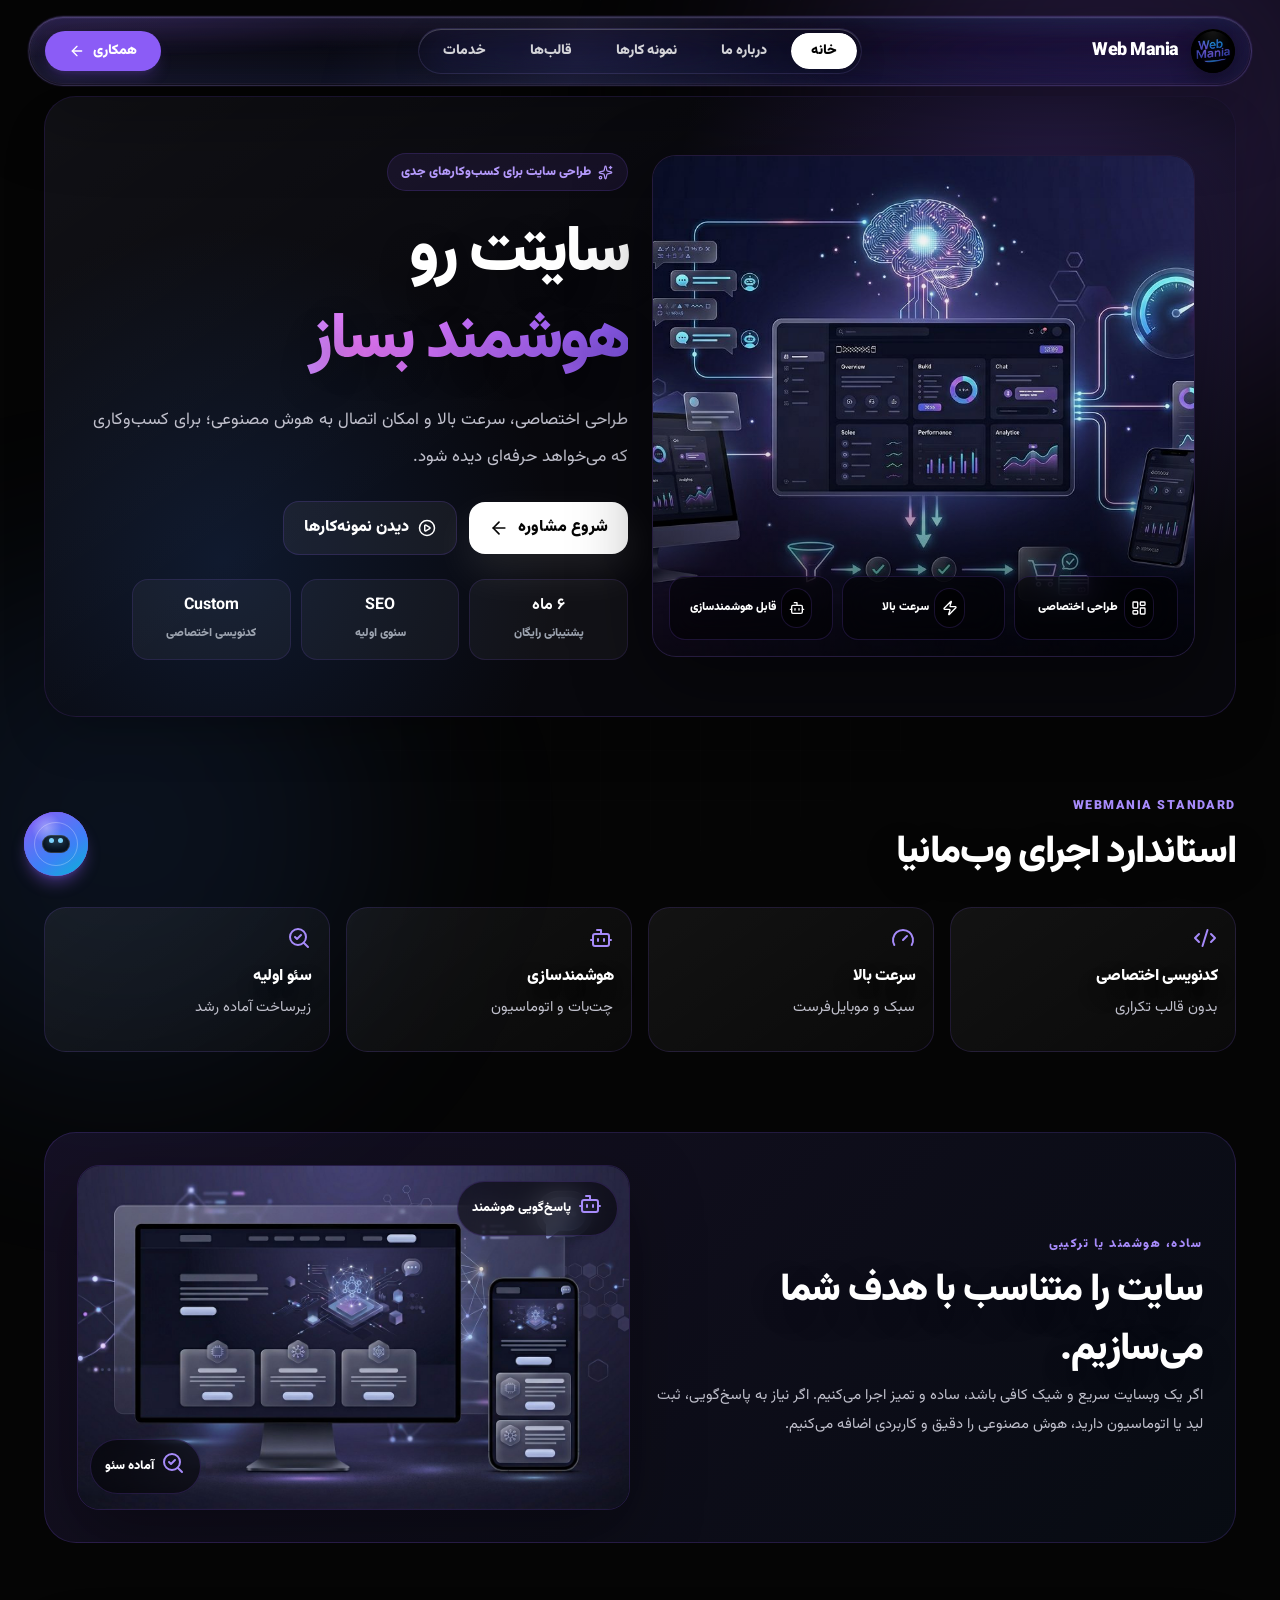
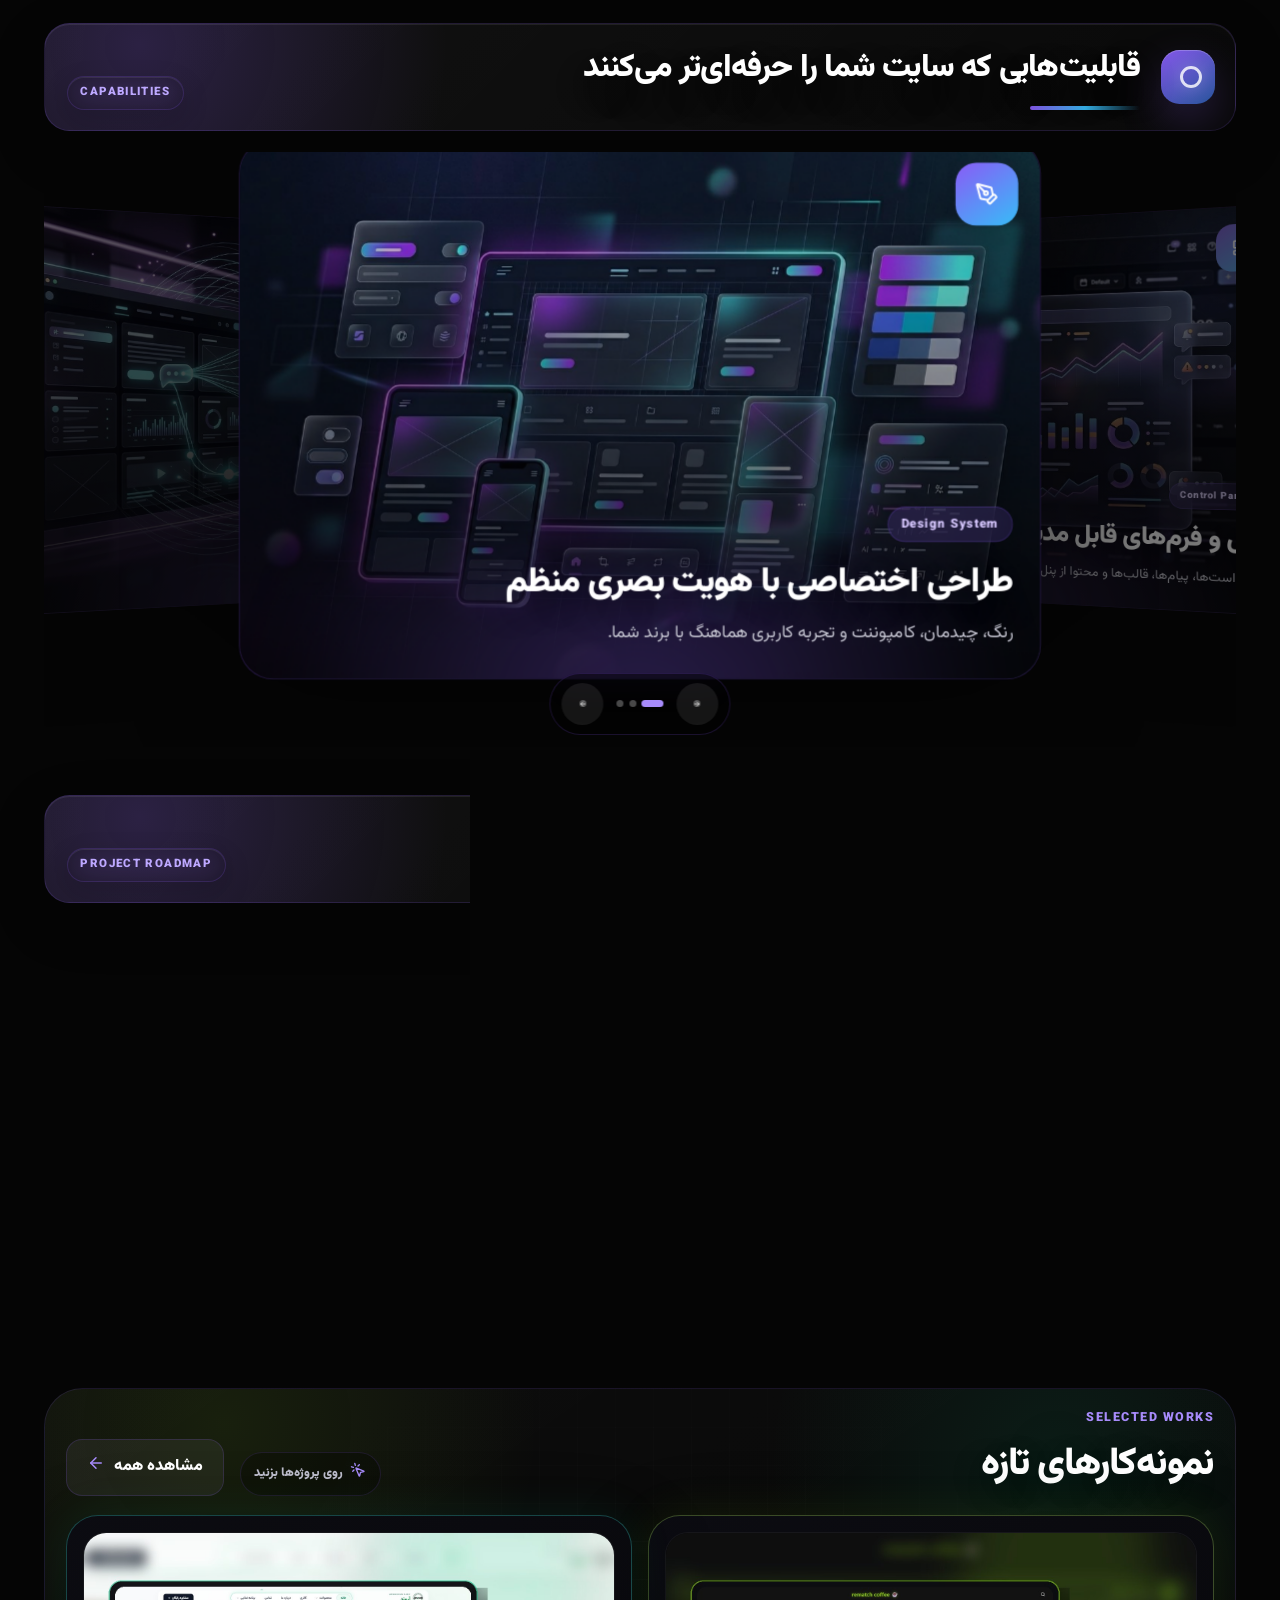
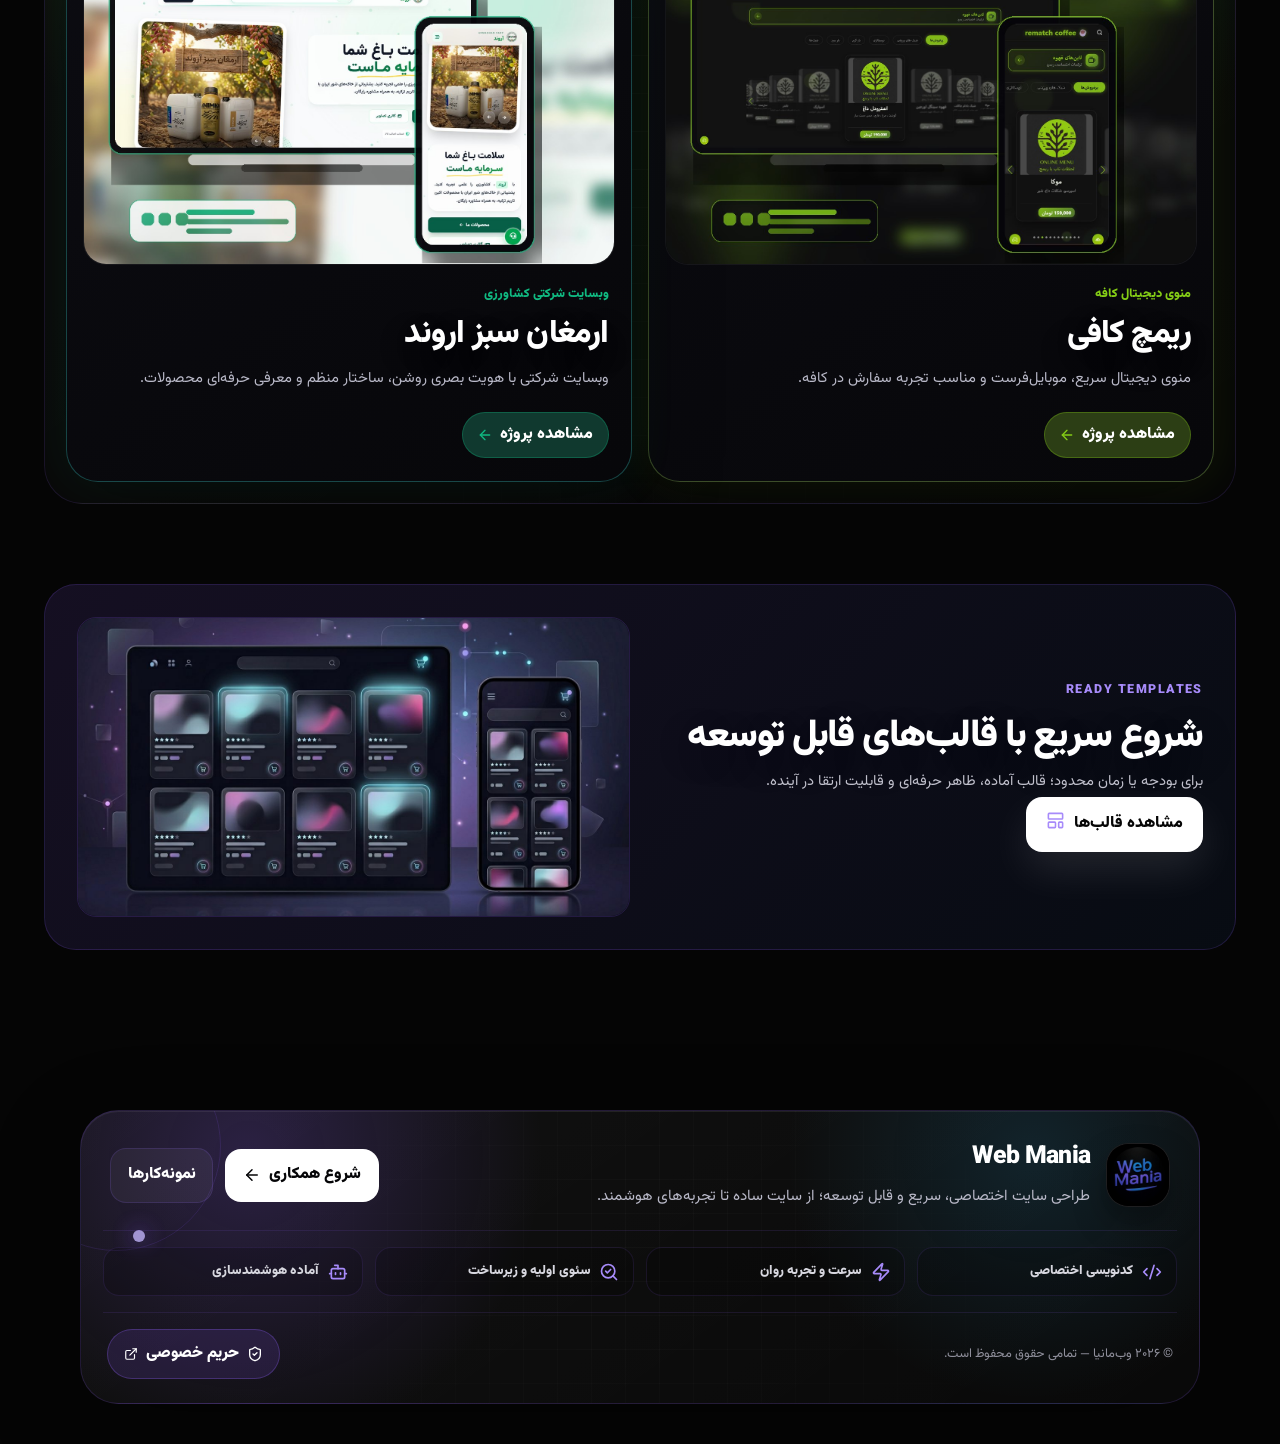
<file: index.html>
<!DOCTYPE html>
<html lang="fa" dir="rtl">
<head>
    <link rel="icon" href="favicon.ico" sizes="any">
    <link rel="apple-touch-icon" href="icon.png">
    <meta charset="UTF-8">
    <meta name="viewport" content="width=device-width, initial-scale=1.0">
    <title>وب‌مانیا | Web Mania</title>
    <meta http-equiv="refresh" content="0; url=home/index.html">
    <link rel="canonical" href="https://webmania.studio/home/">
    <script>window.location.replace('home/index.html');</script>
</head>
<body>
    <p>در حال انتقال به <a href="home/index.html">صفحه اصلی</a>...</p>
</body>
</html>
</file>
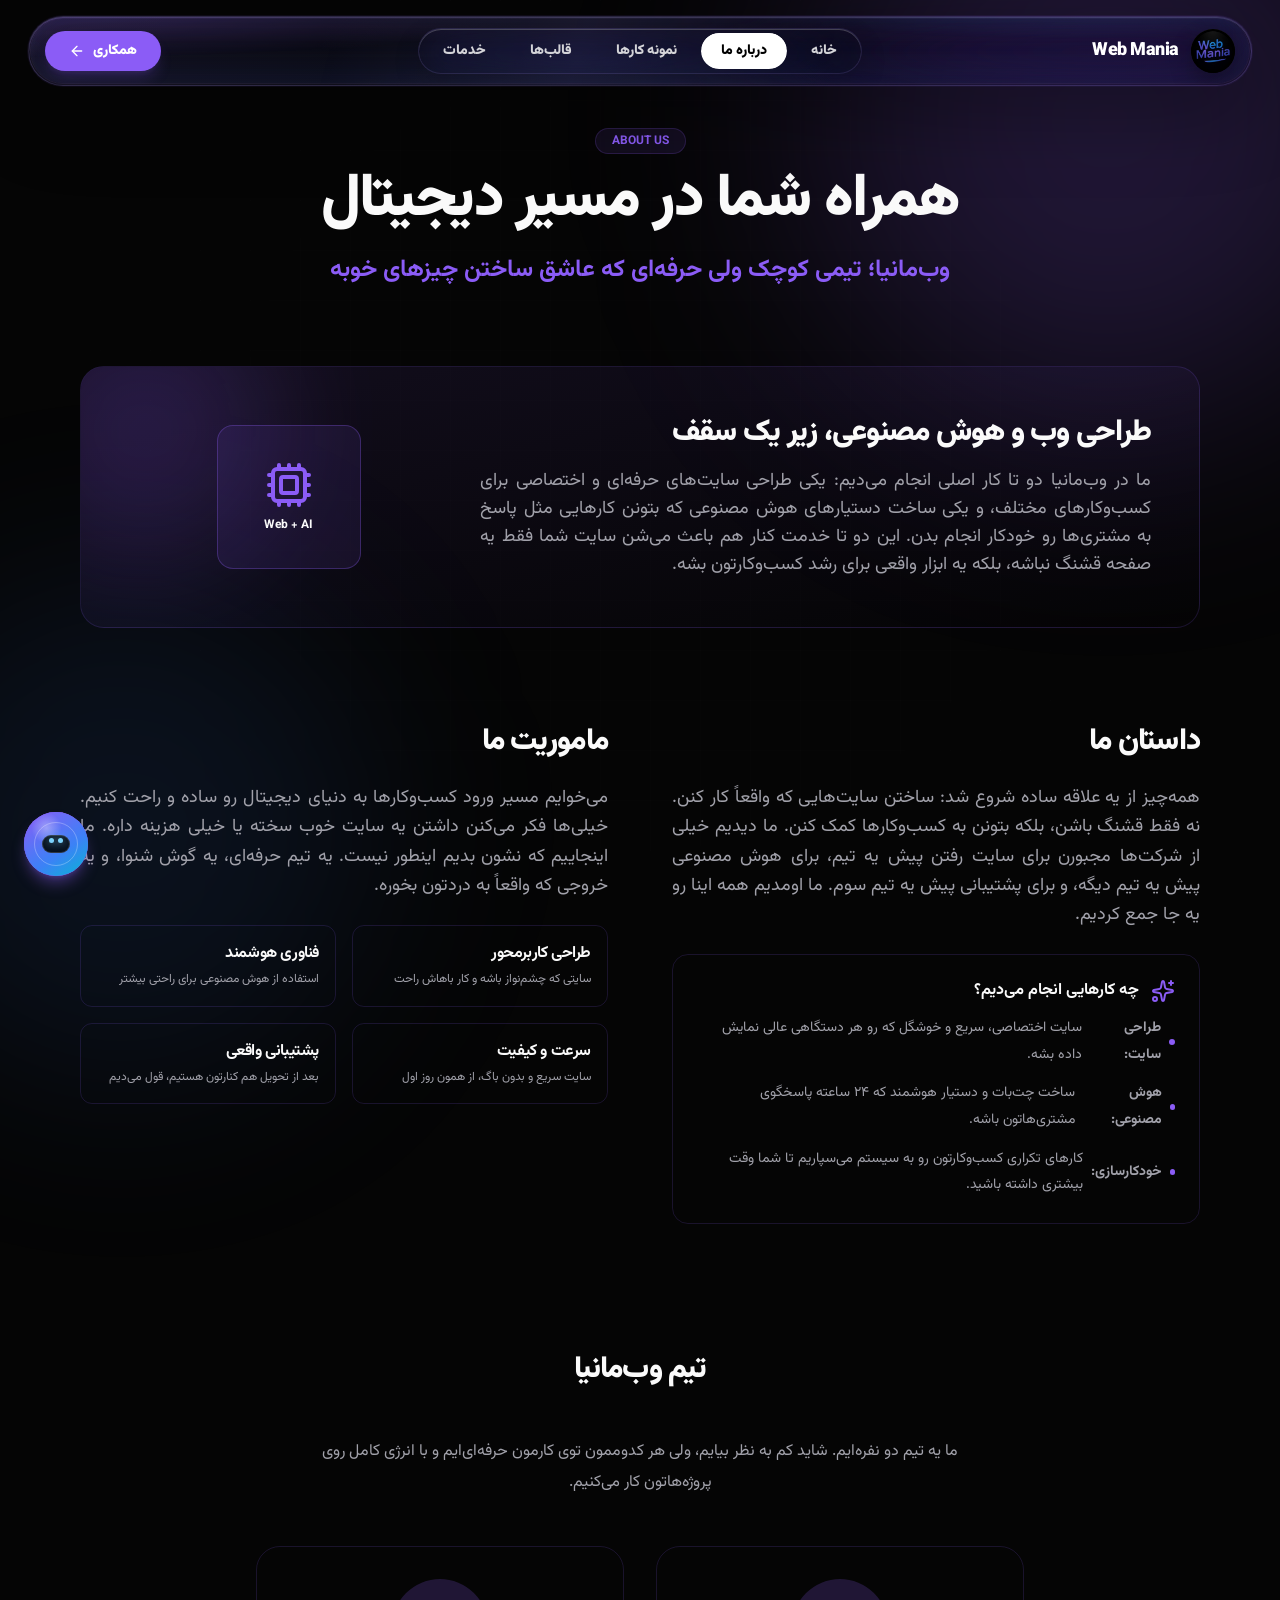
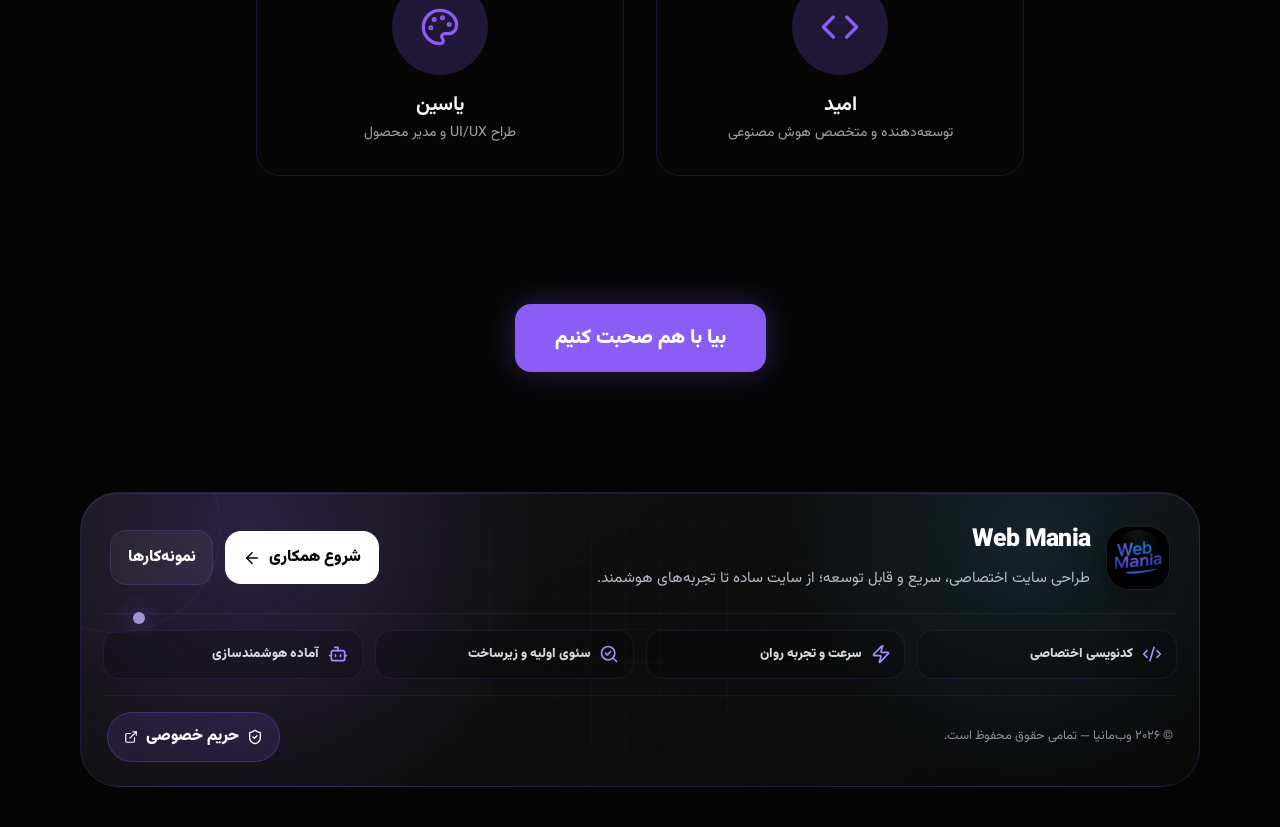
<file: about/index.html>
<!DOCTYPE html>
<html lang="fa" dir="rtl" class="dark">
<head>
    <meta charset="UTF-8">
    <meta name="viewport" content="width=device-width, initial-scale=1.0">
    <title>درباره وب‌مانیا | Web Mania</title>
    <link rel="canonical" href="https://webmania.studio/about/">
    <link rel="icon" href="../favicon.ico" sizes="any">
    <link rel="apple-touch-icon" href="../icon.png">
    <meta name="description" content="درباره استودیو وب‌مانیا؛ ارائه‌دهنده همزمان خدمات طراحی وب‌سایت‌های اختصاصی مدرن و پیاده‌سازی دستیار هوشمند هوش مصنوعی برای کسب‌وکارها.">
    <meta name="theme-color" content="#8b5cf6">
    <meta name="robots" content="index, follow">
    <link href="../fonts.googleapis.css" rel="stylesheet">

    <!-- استایل‌های مشترک -->
    <link rel="stylesheet" href="../shared/base.css">
    <link rel="stylesheet" href="../shared/intro.css">
    <link rel="stylesheet" href="about.css">

    <!-- کتابخانه‌های خارجی -->
    <script src="../tailwind.min.css"></script>
    <script src="../vendor/react.production.min.js"></script>
    <script src="../vendor/react-dom.production.min.js"></script>
    <script src="../vendor/babel.min.js"></script>
    <script src="../vendor/framer-motion.js"></script>
    <script src="../vendor/lucide.min.js"></script>

    <!-- پیکربندی Tailwind (باید قبل از رندر اجرا شود) -->
    <script src="../shared/tailwind-config.js"></script>
</head>
<body>
    <div id="root"></div>

    <!-- فایل‌های مشترک React (به ترتیب وابستگی) -->
    <script src="../shared/translations.js"></script>
    <script type="text/babel" src="../shared/components.js"></script>
    <script type="text/babel" src="../shared/navbar.js"></script>
    <script type="text/babel" src="../shared/footer.js"></script>
    <script type="text/babel" src="../shared/support-widget.js"></script>
    <script type="text/babel" src="../shared/layout.js"></script>

    <!-- اسکریپت اختصاصی این صفحه -->
    <script type="text/babel" src="about.js"></script>
</body>
</html>
</file>
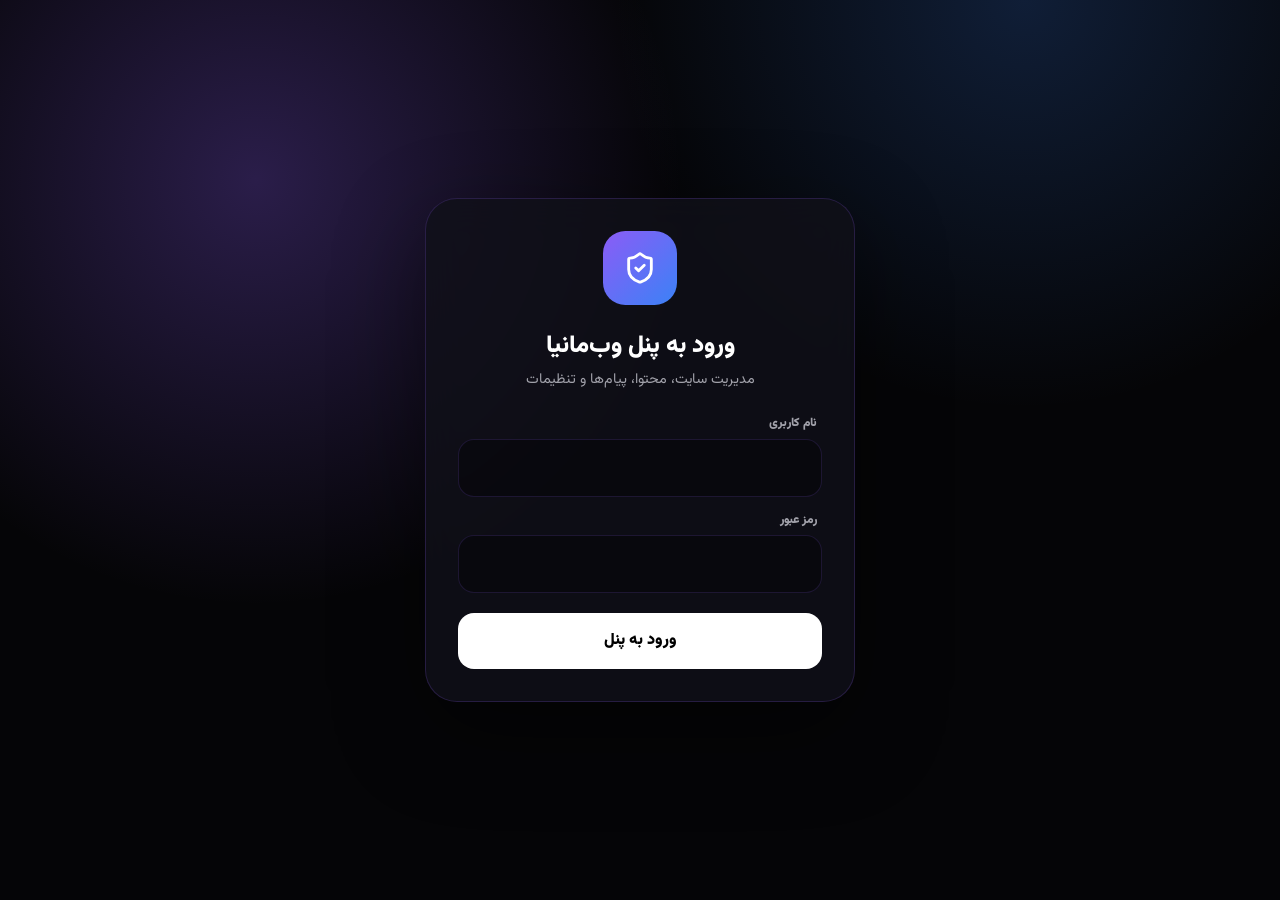
<file: admin/index.html>
<!DOCTYPE html>
<html lang="fa" dir="rtl" class="dark">
<head>
    <meta charset="UTF-8">
    <meta name="viewport" content="width=device-width, initial-scale=1.0">
    <title>پنل مدیریت | وب‌مانیا</title>
    <link rel="icon" href="../favicon.ico" sizes="any">
    <link rel="apple-touch-icon" href="../icon.png">
    <meta name="robots" content="noindex, nofollow">
    <link href="../fonts.googleapis.css" rel="stylesheet">

    <!-- استایل اختصاصی پنل ادمین -->
    <link rel="stylesheet" href="admin.css">

    <!-- کتابخانه‌ها -->
    <script src="../tailwind.min.css"></script>
    <script src="../vendor/react.production.min.js"></script>
    <script src="../vendor/react-dom.production.min.js"></script>
    <script src="../vendor/babel.min.js"></script>
    <script src="../vendor/lucide.min.js"></script>
</head>
<body class="bg-[#050505]">
    <div id="root"></div>

    <!-- ماژول‌های پنل ادمین به ترتیب وابستگی -->
    <script type="text/babel" src="admin-icon.js"></script>
    <script type="text/babel" src="admin-dashboard.js"></script>
    <script type="text/babel" src="admin-crud.js"></script>
    <script type="text/babel" src="admin-lists.js"></script>
    <script type="text/babel" src="admin-settings.js"></script>
    <script type="text/babel" src="admin-app.js"></script>
</body>
</html>
</file>
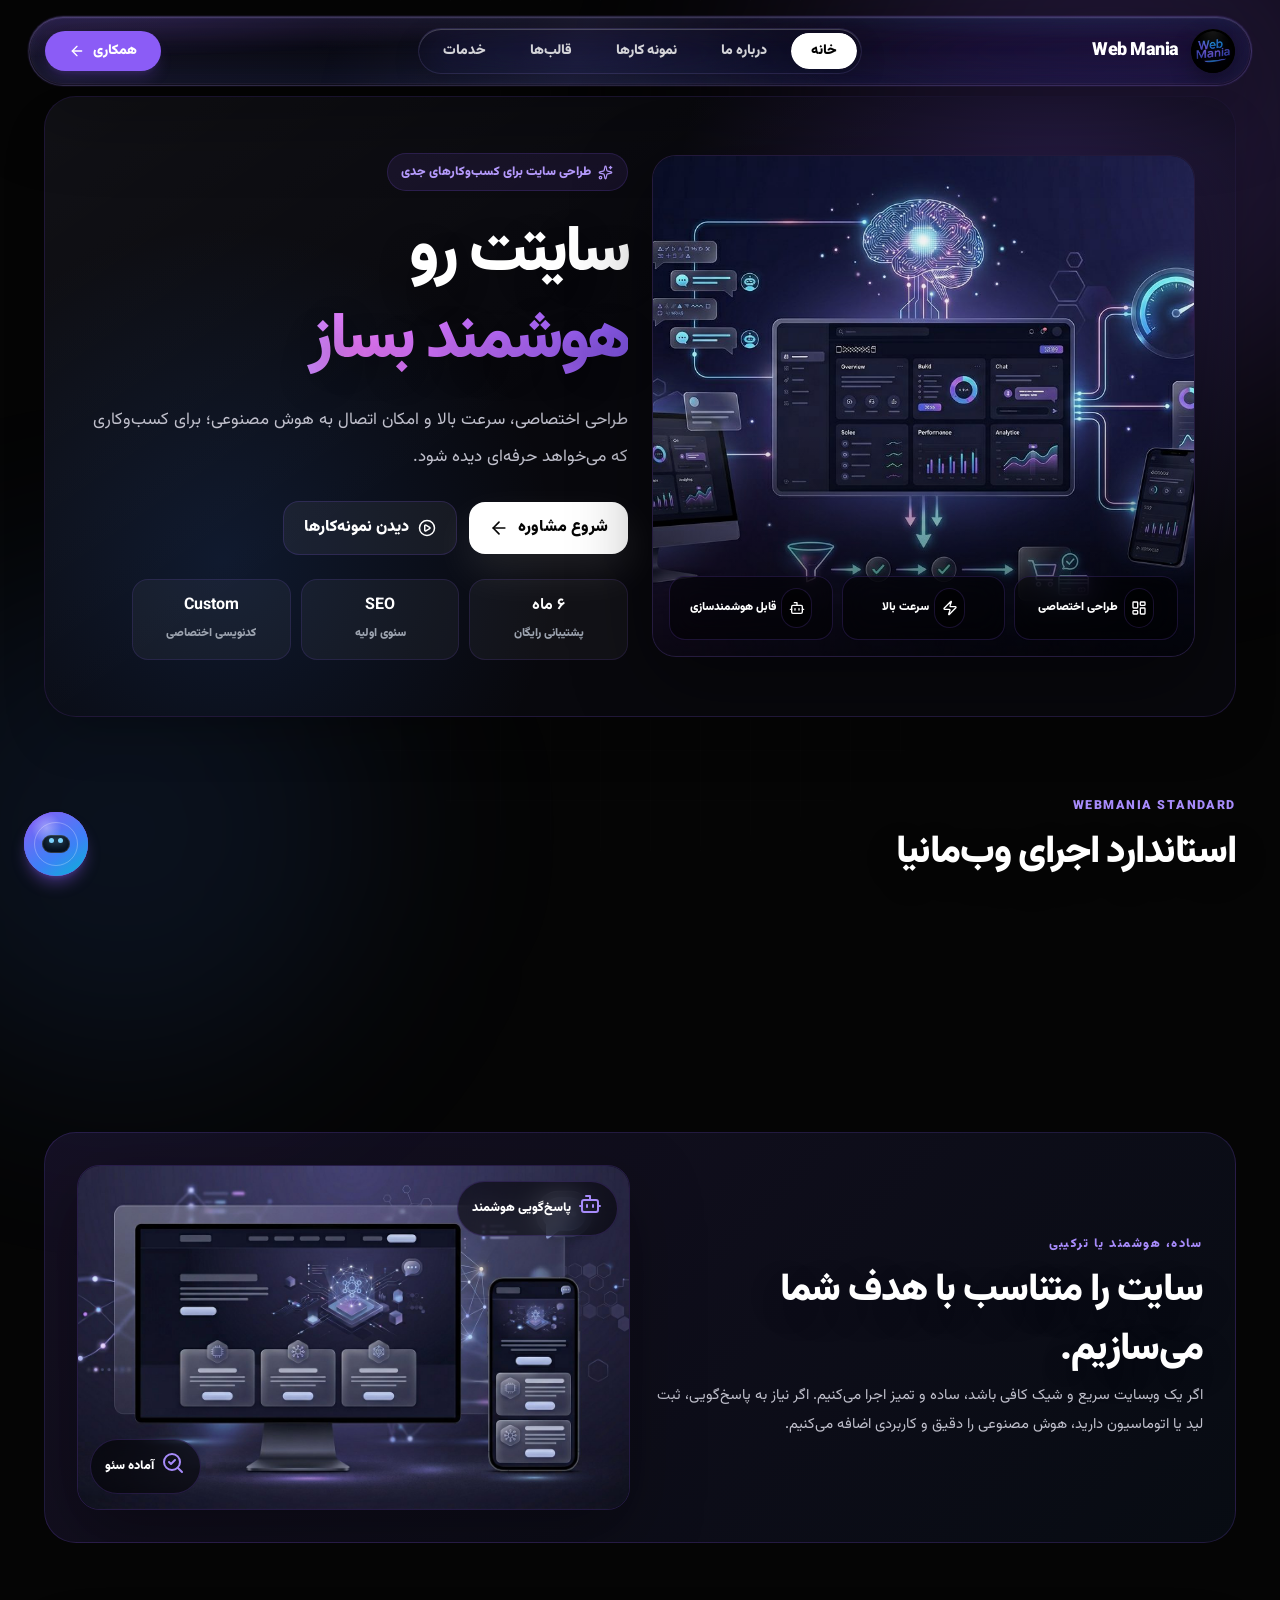
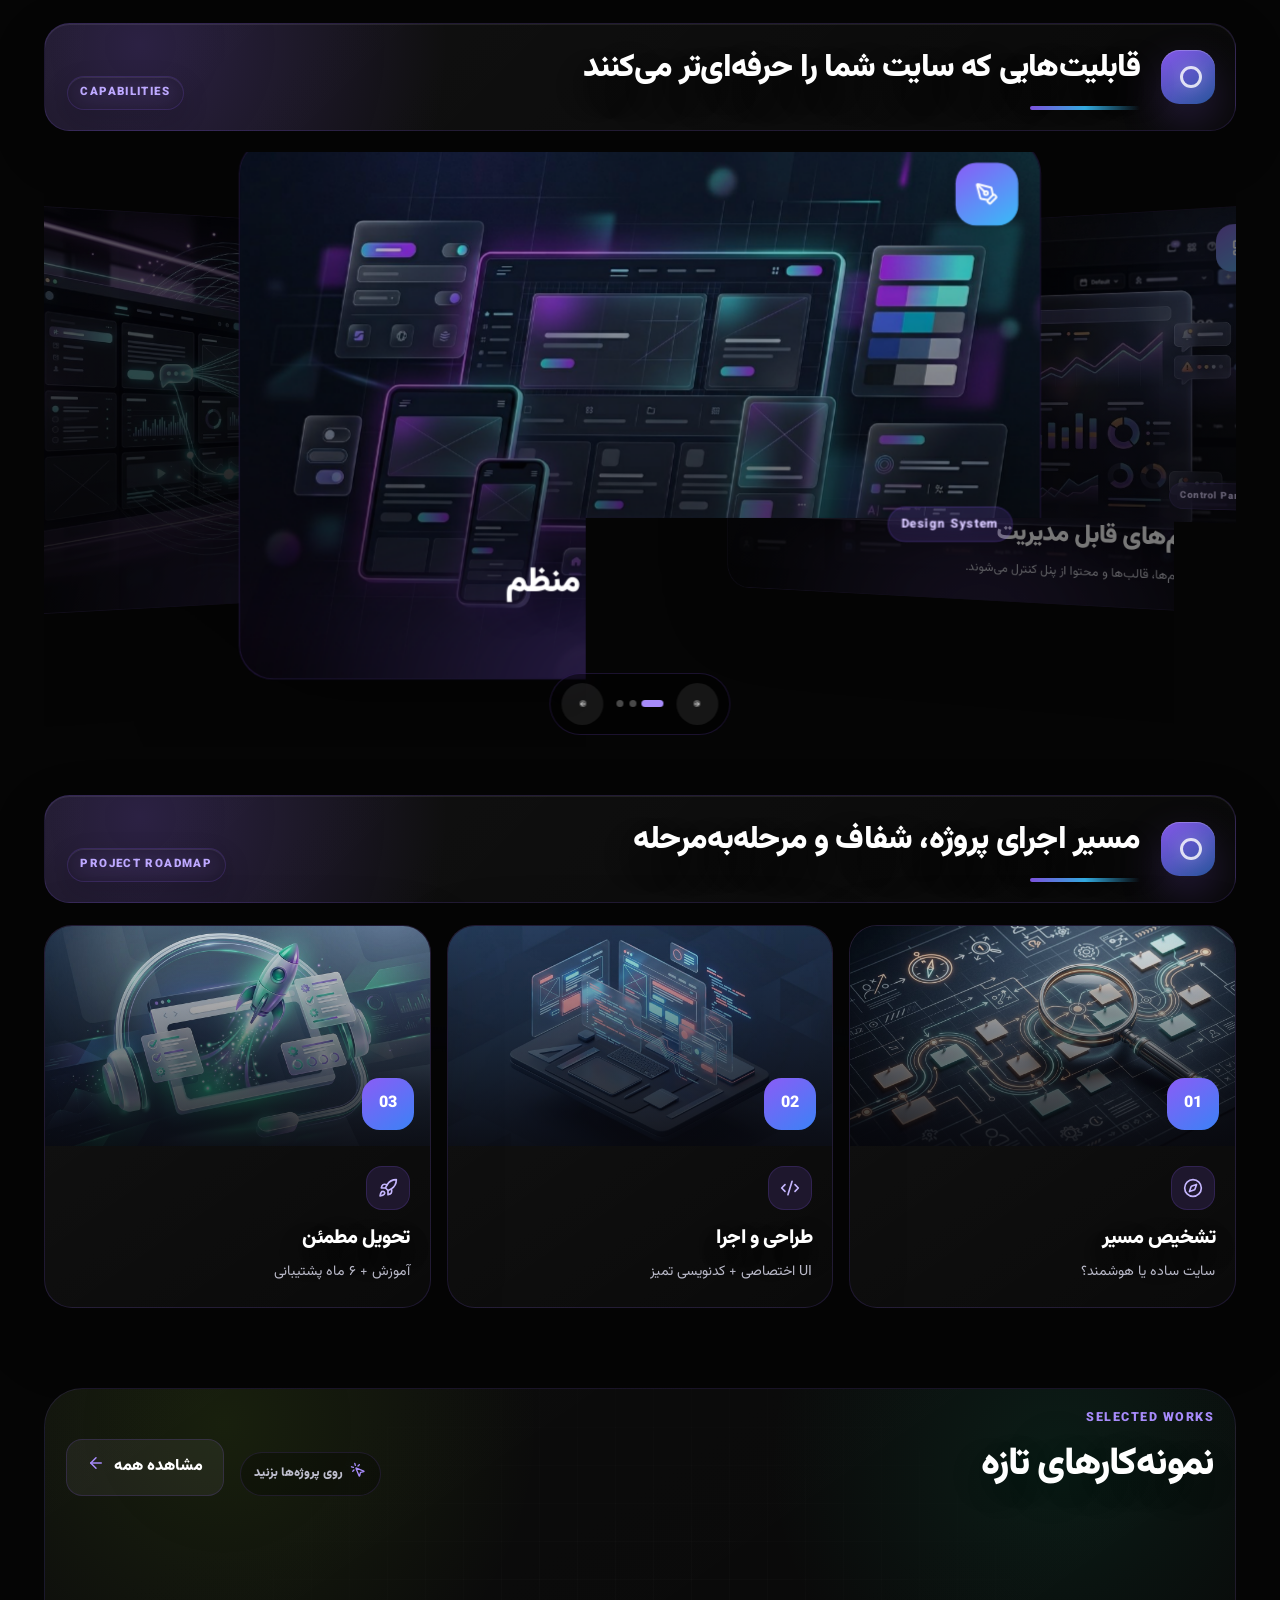
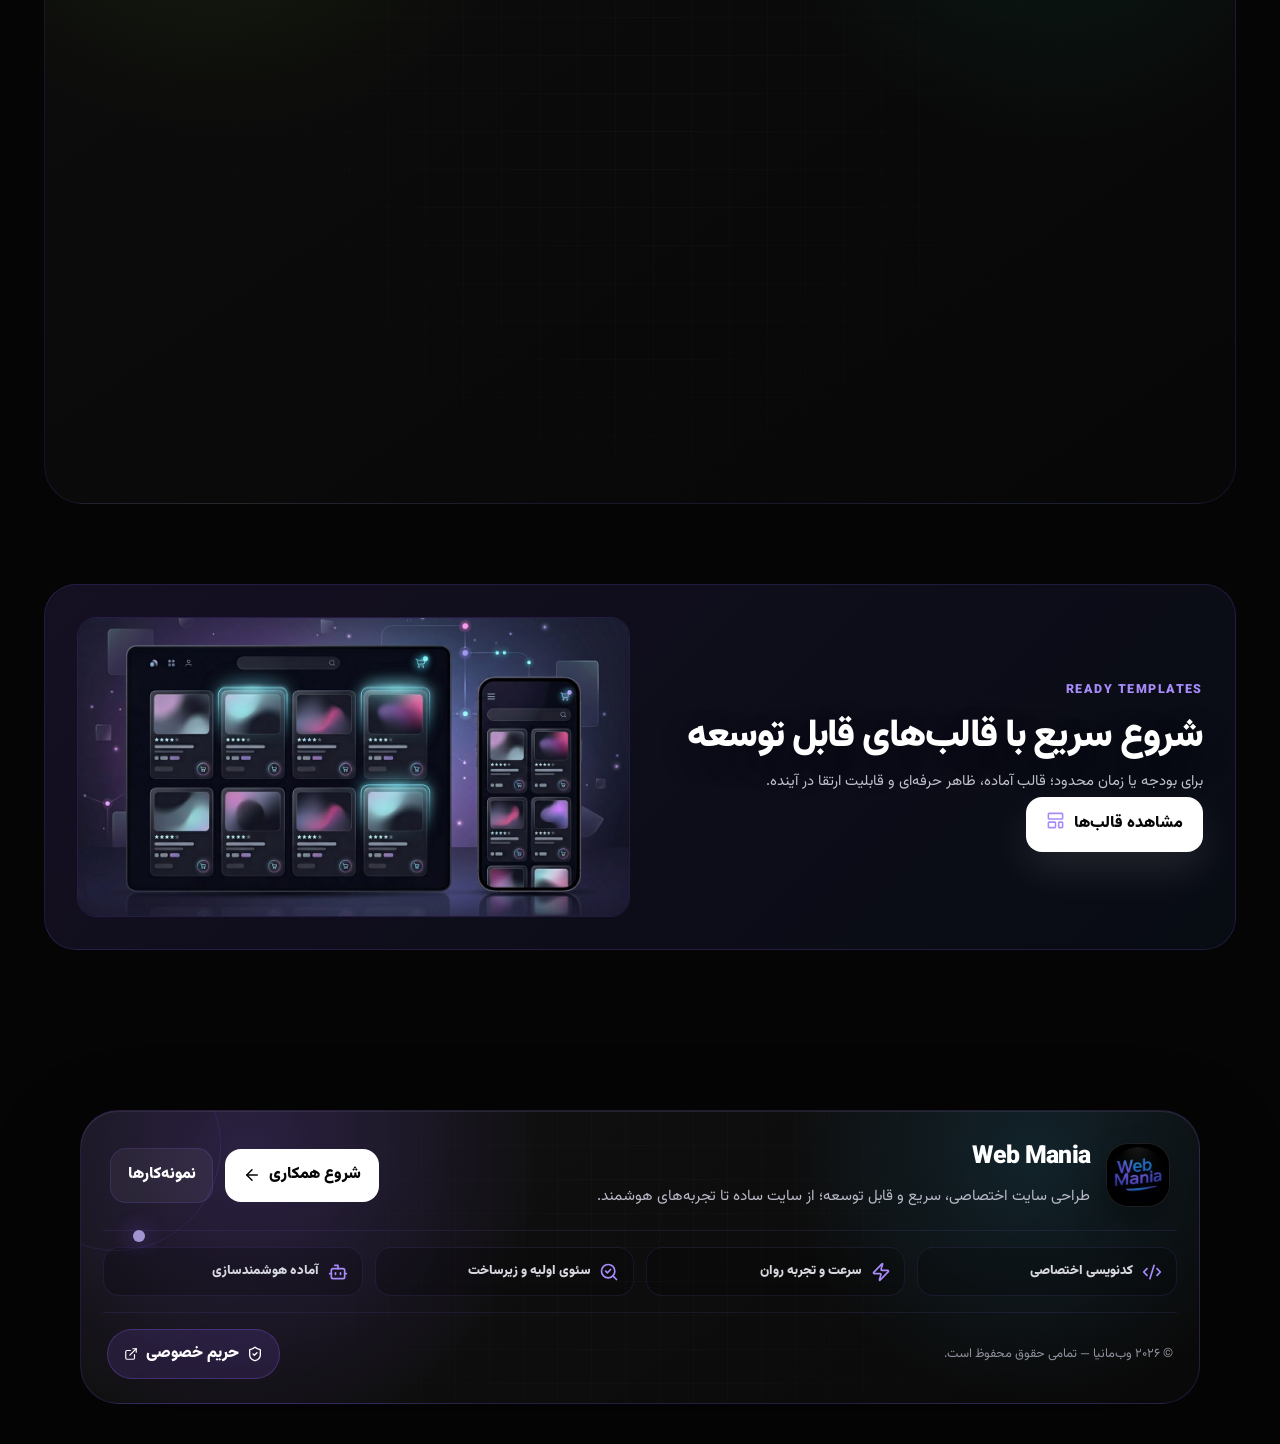
<file: blog/index.html>
<!DOCTYPE html><html lang='fa' dir='rtl'><head><meta charset='UTF-8'><meta name='viewport' content='width=device-width, initial-scale=1.0'><meta name='robots' content='noindex, follow'><title>انتقال | وب‌مانیا</title><script>location.replace('../home/index.html')</script></head><body><a href='../home/index.html'>بازگشت به خانه</a></body></html>
</file>
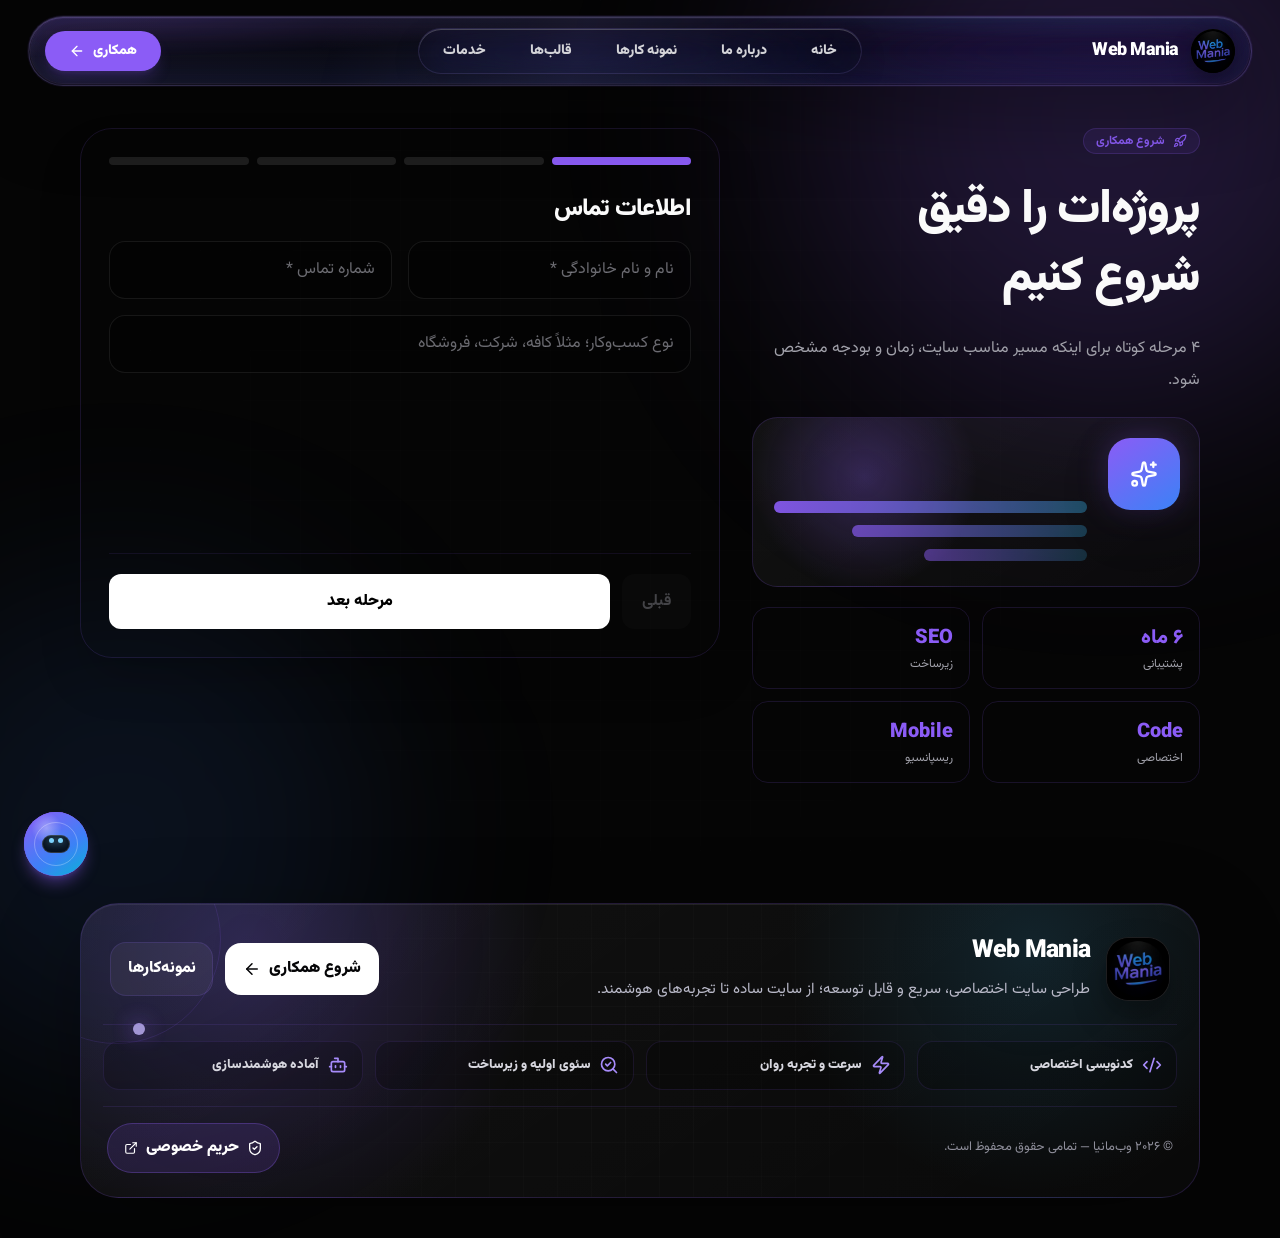
<file: contact/index.html>
<!DOCTYPE html>
<html lang="fa" dir="rtl" class="dark">
<head>
    <meta charset="UTF-8">
    <meta name="viewport" content="width=device-width, initial-scale=1.0">
    <title>تماس و همکاری | وب‌مانیا</title>
    <link rel="canonical" href="https://webmania.studio/contact/">
    <link rel="icon" href="../favicon.ico" sizes="any">
    <link rel="apple-touch-icon" href="../icon.png">
    <meta name="description" content="فرم درخواست همکاری و شروع پروژه با وب‌مانیا.">
    <meta name="theme-color" content="#8b5cf6">
    <meta name="robots" content="index, follow">
    <link href="../fonts.googleapis.css" rel="stylesheet">

    <!-- استایل‌های مشترک -->
    <link rel="stylesheet" href="../shared/base.css">
    <link rel="stylesheet" href="../shared/intro.css">
    <link rel="stylesheet" href="contact.css">

    <!-- کتابخانه‌های خارجی -->
    <script src="../tailwind.min.css"></script>
    <script src="../vendor/react.production.min.js"></script>
    <script src="../vendor/react-dom.production.min.js"></script>
    <script src="../vendor/babel.min.js"></script>
    <script src="../vendor/framer-motion.js"></script>
    <script src="../vendor/lucide.min.js"></script>

    <!-- پیکربندی Tailwind (باید قبل از رندر اجرا شود) -->
    <script src="../shared/tailwind-config.js"></script>
</head>
<body>
    <div id="root"></div>

    <!-- فایل‌های مشترک React (به ترتیب وابستگی) -->
    <script src="../shared/translations.js"></script>
    <script type="text/babel" src="../shared/components.js"></script>
    <script type="text/babel" src="../shared/navbar.js"></script>
    <script type="text/babel" src="../shared/footer.js"></script>
    <script type="text/babel" src="../shared/support-widget.js"></script>
    <script type="text/babel" src="../shared/layout.js"></script>

    <!-- اسکریپت اختصاصی این صفحه -->
    <script type="text/babel" src="contact.js"></script>
</body>
</html>
</file>
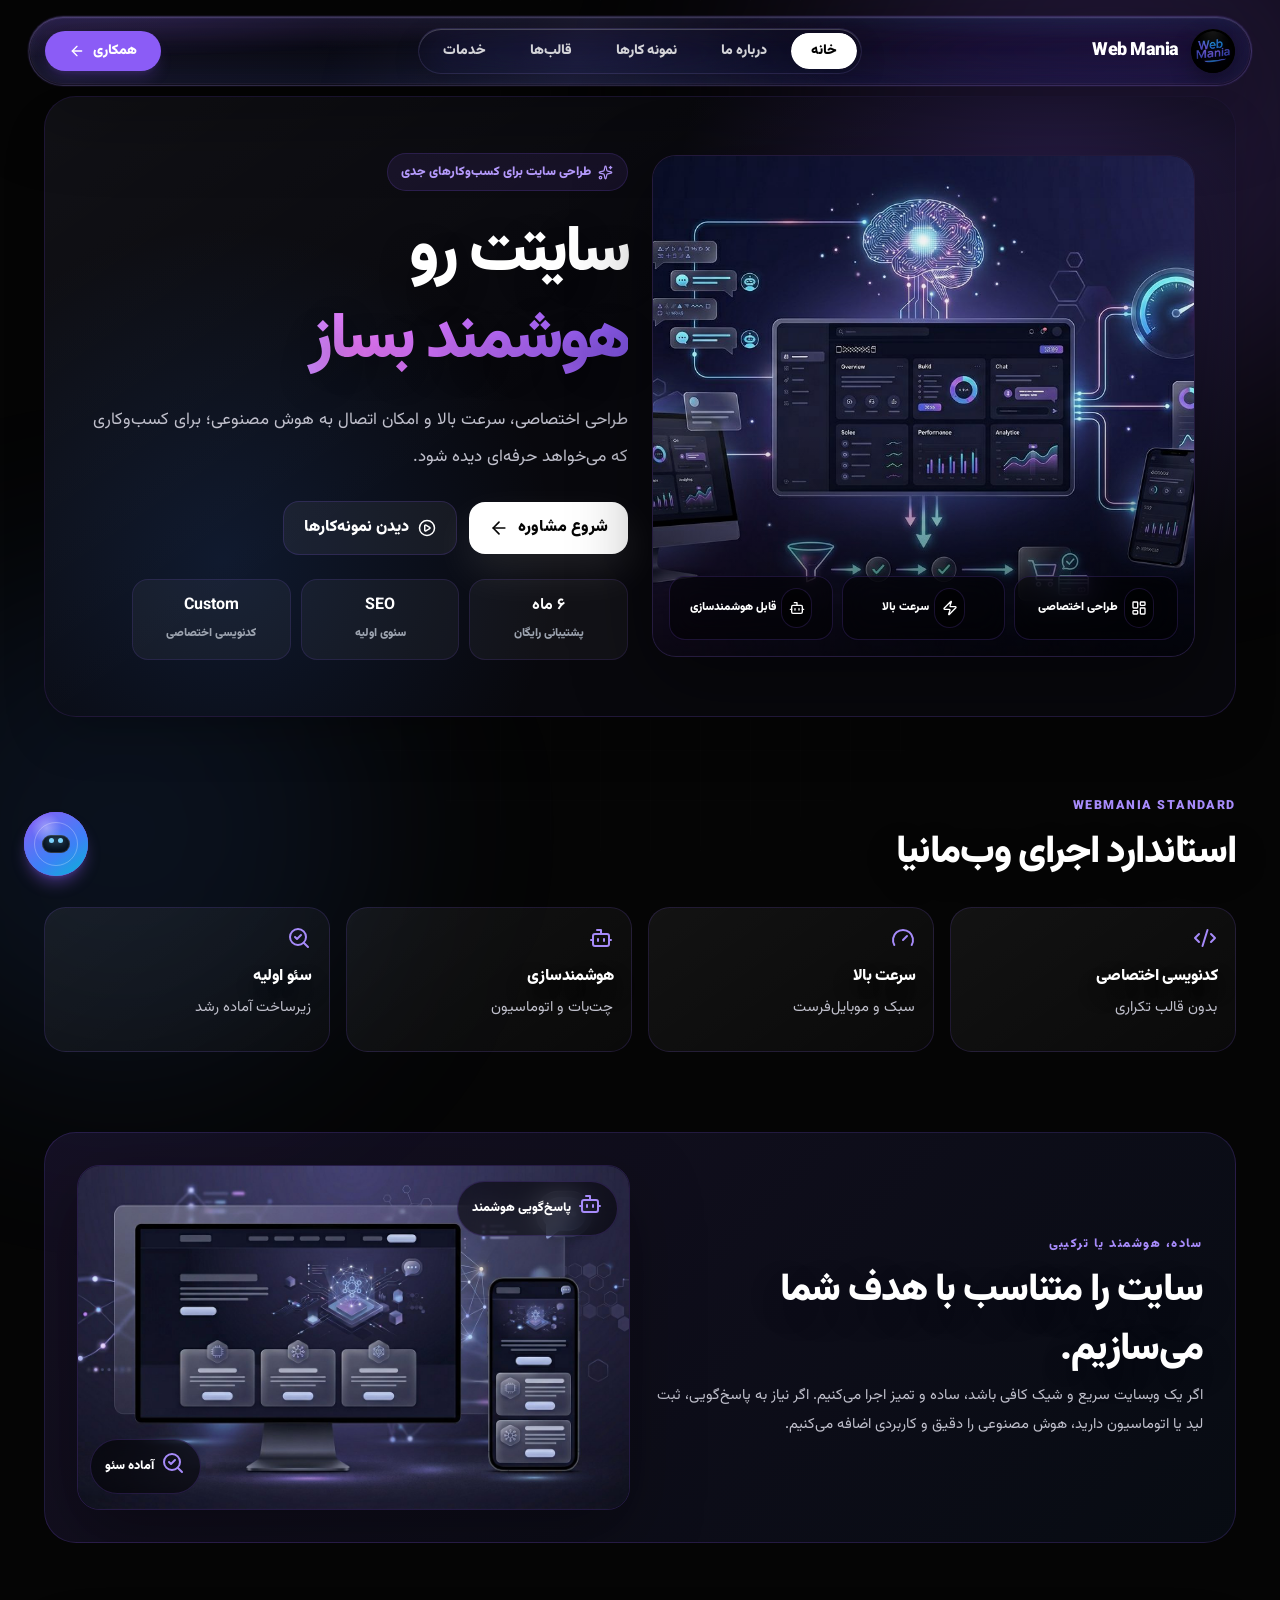
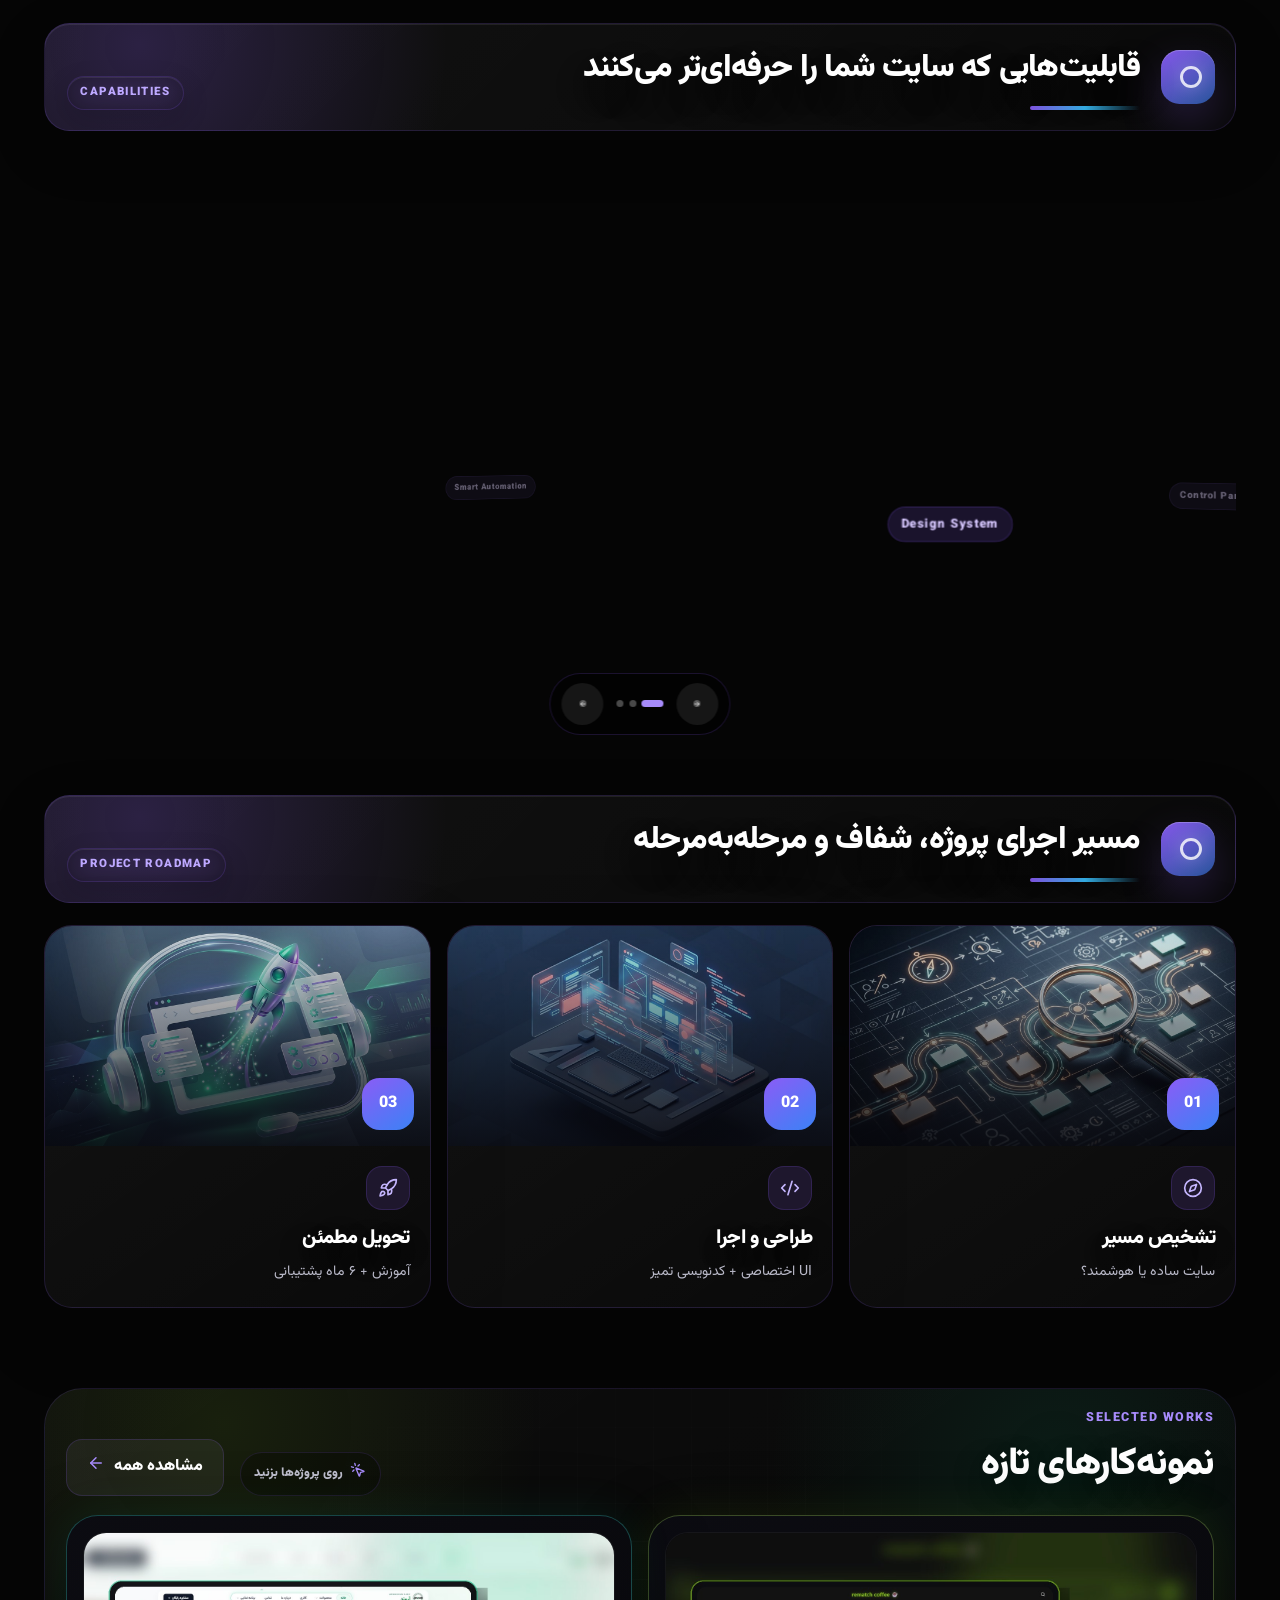
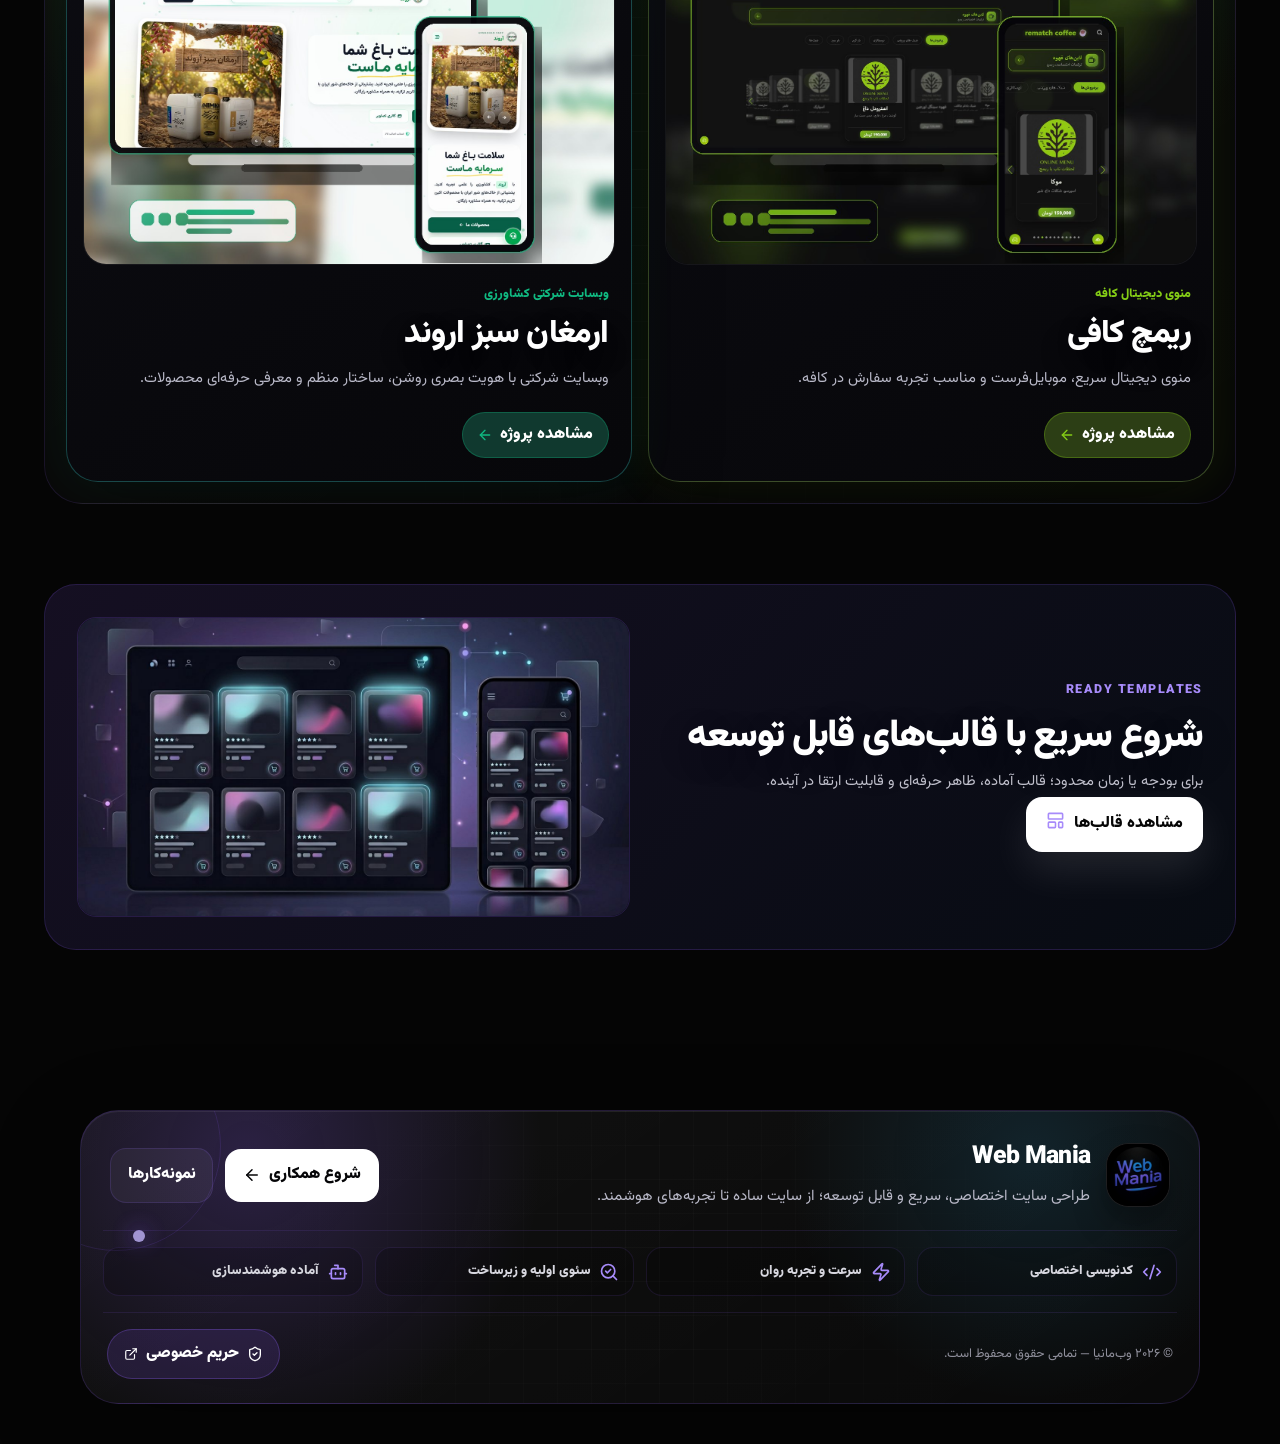
<file: home/index.html>
<!DOCTYPE html>
<html lang="fa" dir="rtl" class="dark">
<head>
    <meta charset="UTF-8">
    <meta name="viewport" content="width=device-width, initial-scale=1.0">
    <title>وب‌مانیا | Web Mania | ساخت وبسایت هوشمند و راهکارهای هوش مصنوعی</title>
    <link rel="canonical" href="https://webmania.studio/home/">
    <link rel="icon" href="../favicon.ico" sizes="any">
    <link rel="apple-touch-icon" href="../icon.png">
    <meta name="description" content="وب‌مانیا (Web Mania): استودیو ساخت وبسایت‌های هوشمند، سریع و ترکیب‌شده با هوش مصنوعی؛ طراحی اختصاصی، اتوماسیون، چت‌بات و تجربه کاربری حرفه‌ای.">
    <meta name="theme-color" content="#8b5cf6">
    <meta name="robots" content="index, follow">
    <meta property="og:title" content="وب‌مانیا | طراحی سایت اختصاصی و هوشمند">
    <meta property="og:description" content="طراحی سایت ساده، سریع و اختصاصی تا وبسایت هوشمند متصل به هوش مصنوعی؛ با سئوی اولیه، سرعت بالا و ۶ ماه پشتیبانی رایگان.">
    <meta property="og:type" content="website">
    <meta property="og:image" content="https://webmania.studio/assets/hero-smart-web-ai.jpg">
    <script type="application/ld+json">
    {
      "@context": "https://schema.org",
      "@type": "ProfessionalService",
      "name": "WebMania Studio",
      "alternateName": "وب‌مانیا",
      "url": "https://webmania.studio/",
      "description": "طراحی سایت اختصاصی، سایت ساده حرفه‌ای و وبسایت هوشمند متصل به هوش مصنوعی با سئوی اولیه و پشتیبانی ۶ ماهه.",
      "areaServed": "IR",
      "serviceType": ["Custom Website Design", "AI-powered Website", "Technical SEO Setup", "Web Development"],
      "sameAs": ["https://instagram.com/webmania.studio"]
    }
    </script>
    <link href="../fonts.googleapis.css" rel="stylesheet">

    <!-- استایل‌های مشترک -->
    <link rel="stylesheet" href="../shared/base.css">
    <link rel="stylesheet" href="../shared/intro.css">
    <link rel="stylesheet" href="home.css">
    <link rel="preload" as="image" href="../assets/hero-smart-web-ai.jpg" fetchpriority="high">

    <!-- کتابخانه‌های خارجی -->
    <script src="../tailwind.min.css"></script>
    <script src="../vendor/react.production.min.js"></script>
    <script src="../vendor/react-dom.production.min.js"></script>
    <script src="../vendor/babel.min.js"></script>
    <script src="../vendor/framer-motion.js"></script>
    <script src="../vendor/lucide.min.js"></script>

    <!-- پیکربندی Tailwind (باید قبل از رندر اجرا شود) -->
    <script src="../shared/tailwind-config.js"></script>
</head>
<body>
    <div id="root"></div>

    <!-- فایل‌های مشترک React (به ترتیب وابستگی) -->
    <script src="../shared/translations.js"></script>
    <script type="text/babel" src="../shared/components.js"></script>
    <script type="text/babel" src="../shared/navbar.js"></script>
    <script type="text/babel" src="../shared/footer.js"></script>
    <script type="text/babel" src="../shared/support-widget.js"></script>
    <script type="text/babel" src="../shared/layout.js"></script>

    <!-- اسکریپت اختصاصی این صفحه -->
    <script type="text/babel" src="home.js"></script>
</body>
</html>
</file>
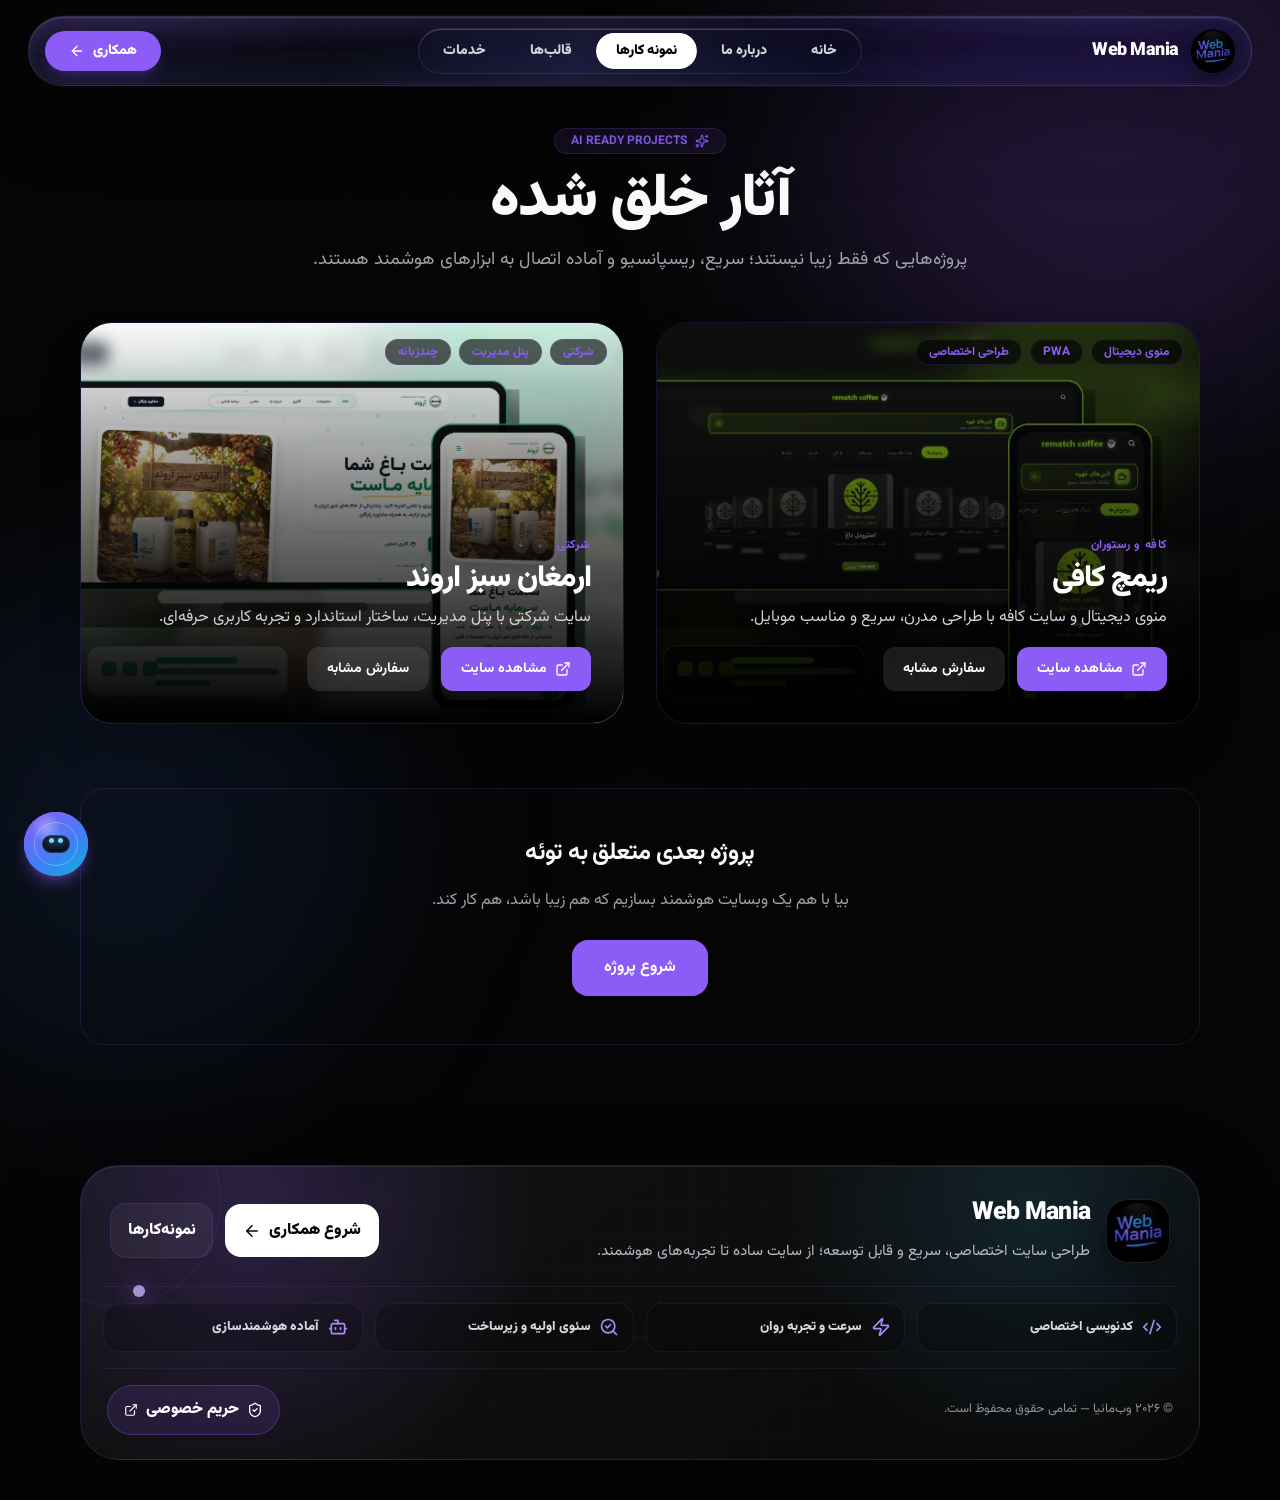
<file: portfolio/index.html>
<!DOCTYPE html>
<html lang="fa" dir="rtl" class="dark">
<head>
    <meta charset="UTF-8">
    <meta name="viewport" content="width=device-width, initial-scale=1.0">
    <title>نمونه کارها | وب‌مانیا</title>
    <link rel="canonical" href="https://webmania.studio/portfolio/">
    <link rel="icon" href="../favicon.ico" sizes="any">
    <link rel="apple-touch-icon" href="../icon.png">
    <meta name="description" content="گالری کامل پروژه‌های انجام‌شده توسط استودیو وب‌مانیا.">
    <meta name="theme-color" content="#8b5cf6">
    <meta name="robots" content="index, follow">
    <link href="../fonts.googleapis.css" rel="stylesheet">

    <!-- استایل‌های مشترک -->
    <link rel="stylesheet" href="../shared/base.css">
    <link rel="stylesheet" href="../shared/intro.css">
    <link rel="stylesheet" href="portfolio.css">

    <!-- کتابخانه‌های خارجی -->
    <script src="../tailwind.min.css"></script>
    <script src="../vendor/react.production.min.js"></script>
    <script src="../vendor/react-dom.production.min.js"></script>
    <script src="../vendor/babel.min.js"></script>
    <script src="../vendor/framer-motion.js"></script>
    <script src="../vendor/lucide.min.js"></script>

    <!-- پیکربندی Tailwind (باید قبل از رندر اجرا شود) -->
    <script src="../shared/tailwind-config.js"></script>
</head>
<body>
    <div id="root"></div>

    <!-- فایل‌های مشترک React (به ترتیب وابستگی) -->
    <script src="../shared/translations.js"></script>
    <script type="text/babel" src="../shared/components.js"></script>
    <script type="text/babel" src="../shared/navbar.js"></script>
    <script type="text/babel" src="../shared/footer.js"></script>
    <script type="text/babel" src="../shared/support-widget.js"></script>
    <script type="text/babel" src="../shared/layout.js"></script>

    <!-- اسکریپت اختصاصی این صفحه -->
    <script type="text/babel" src="portfolio.js"></script>
</body>
</html>
</file>
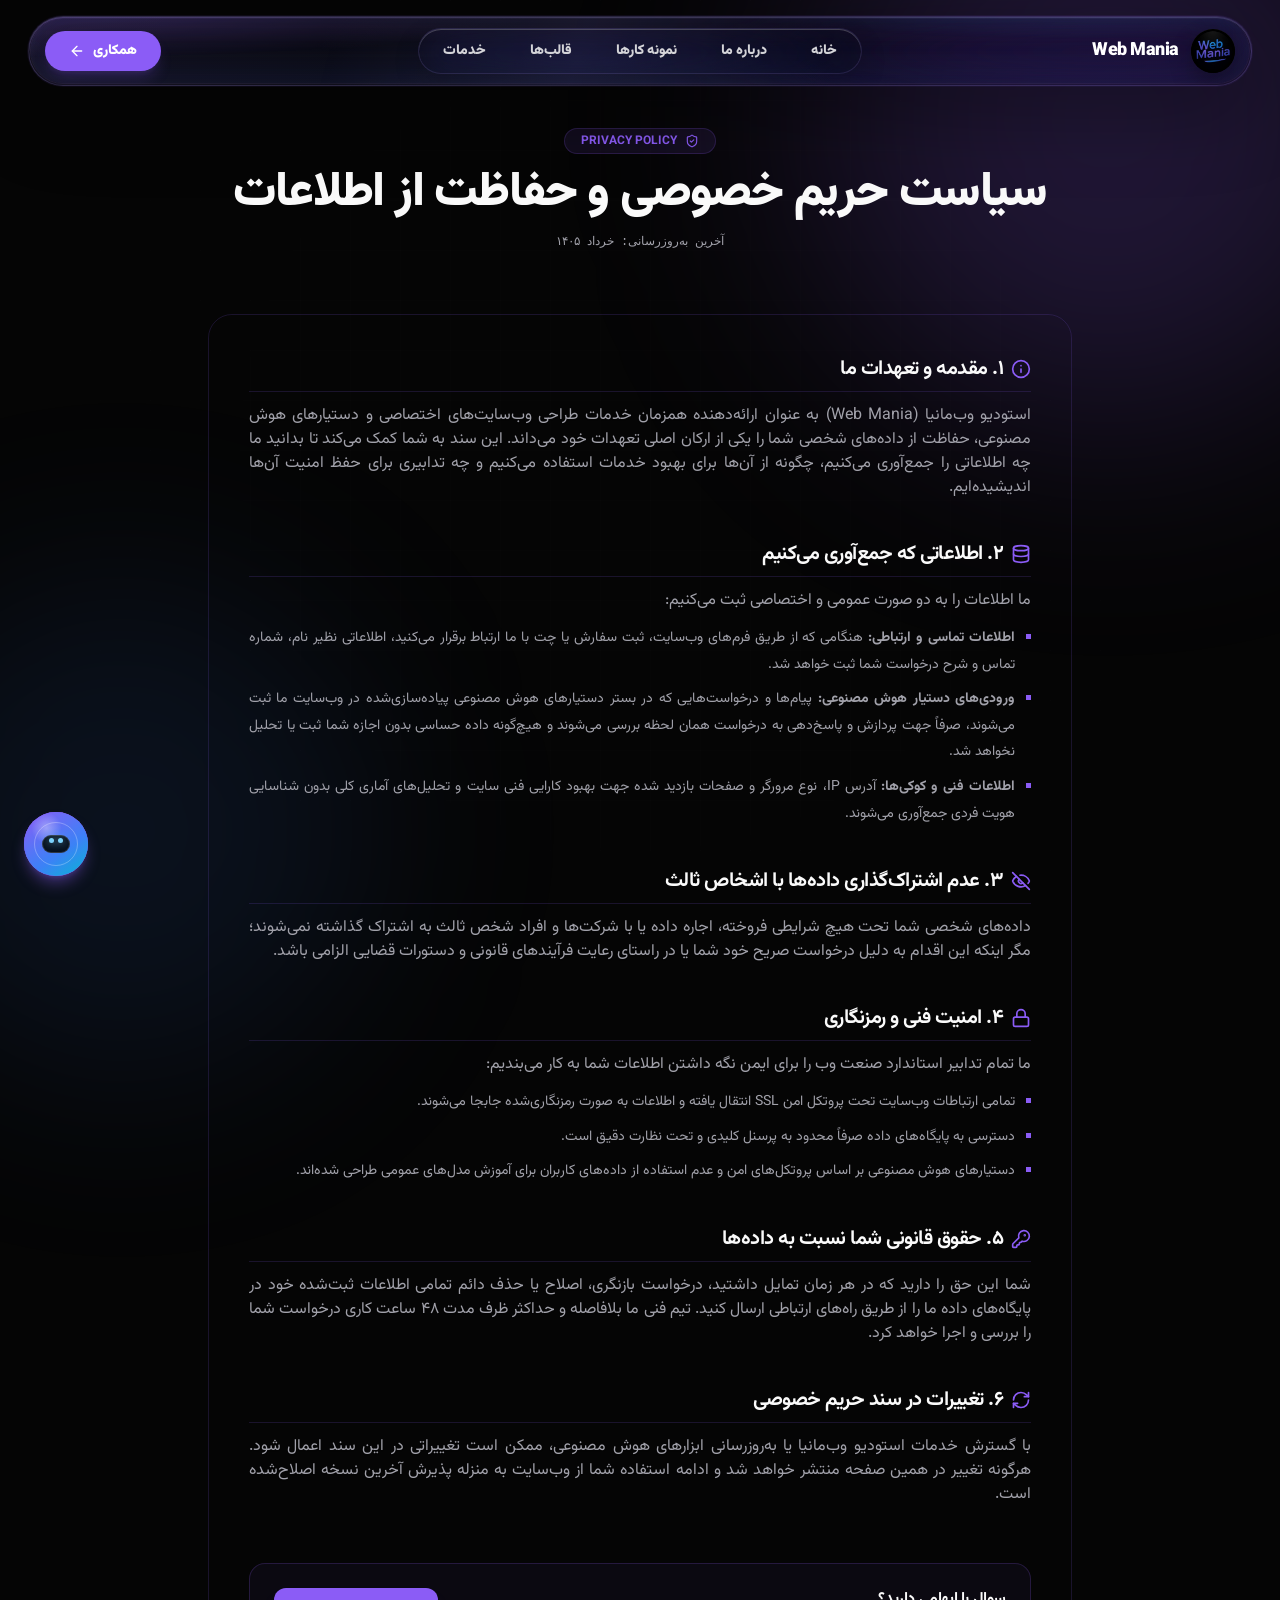
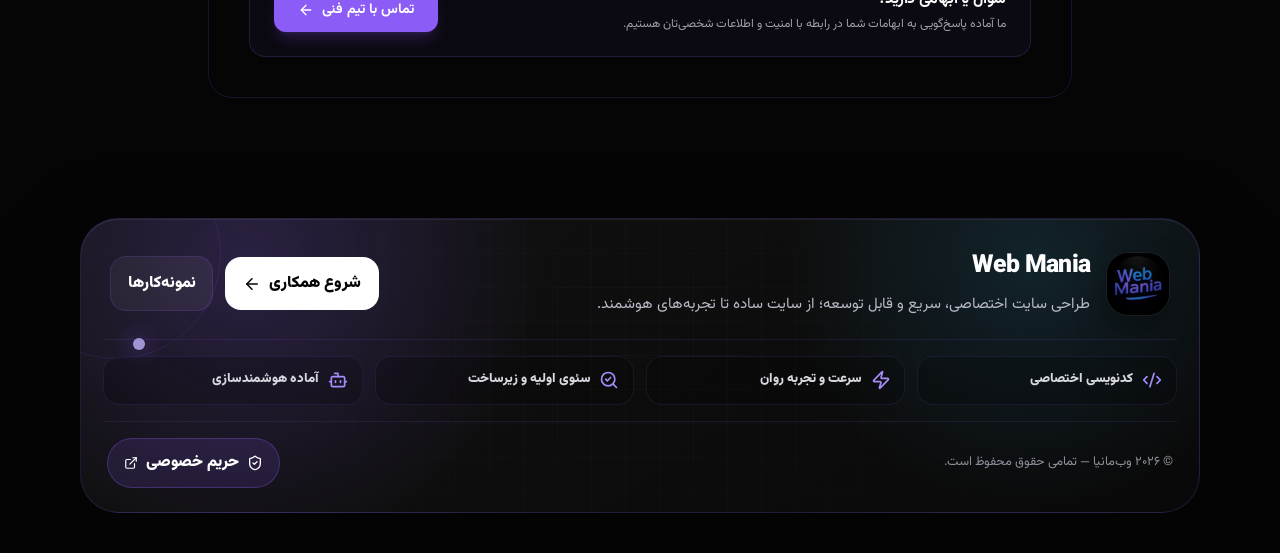
<file: privacy/index.html>
<!DOCTYPE html>
<html lang="fa" dir="rtl" class="dark">
<head>
    <meta charset="UTF-8">
    <meta name="viewport" content="width=device-width, initial-scale=1.0">
    <title>سیاست حریم خصوصی | وب‌مانیا</title>
    <link rel="canonical" href="https://webmania.studio/privacy/">
    <link rel="icon" href="../favicon.ico" sizes="any">
    <link rel="apple-touch-icon" href="../icon.png">
    <meta name="description" content="سیاست حریم خصوصی و قوانین حفاظت از اطلاعات کاربران و مشتریان در استودیو طراحی وب و هوش مصنوعی وب‌مانیا.">
    <meta name="theme-color" content="#8b5cf6">
    <meta name="robots" content="noindex, follow"> <!-- صفحات حریم خصوصی معمولاً نیازی به ایندکس کامل ندارند اما دنبال کردن لینک‌ها مجاز است -->
    <link href="../fonts.googleapis.css" rel="stylesheet">

    <!-- استایل‌های مشترک -->
    <link rel="stylesheet" href="../shared/base.css">
    <link rel="stylesheet" href="../shared/intro.css">
    <link rel="stylesheet" href="privacy.css">

    <!-- کتابخانه‌های خارجی -->
    <script src="../tailwind.min.css"></script>
    <script src="../vendor/react.production.min.js"></script>
    <script src="../vendor/react-dom.production.min.js"></script>
    <script src="../vendor/babel.min.js"></script>
    <script src="../vendor/framer-motion.js"></script>
    <script src="../vendor/lucide.min.js"></script>

    <!-- پیکربندی Tailwind (باید قبل از رندر اجرا شود) -->
    <script src="../shared/tailwind-config.js"></script>
</head>
<body>
    <div id="root"></div>

    <!-- فایل‌های مشترک React (به ترتیب وابستگی) -->
    <script src="../shared/translations.js"></script>
    <script type="text/babel" src="../shared/components.js"></script>
    <script type="text/babel" src="../shared/navbar.js"></script>
    <script type="text/babel" src="../shared/footer.js"></script>
    <script type="text/babel" src="../shared/support-widget.js"></script>
    <script type="text/babel" src="../shared/layout.js"></script>

    <!-- اسکریپت اختصاصی این صفحه -->
    <script type="text/babel" src="privacy.js"></script>
</body>
</html>
</file>
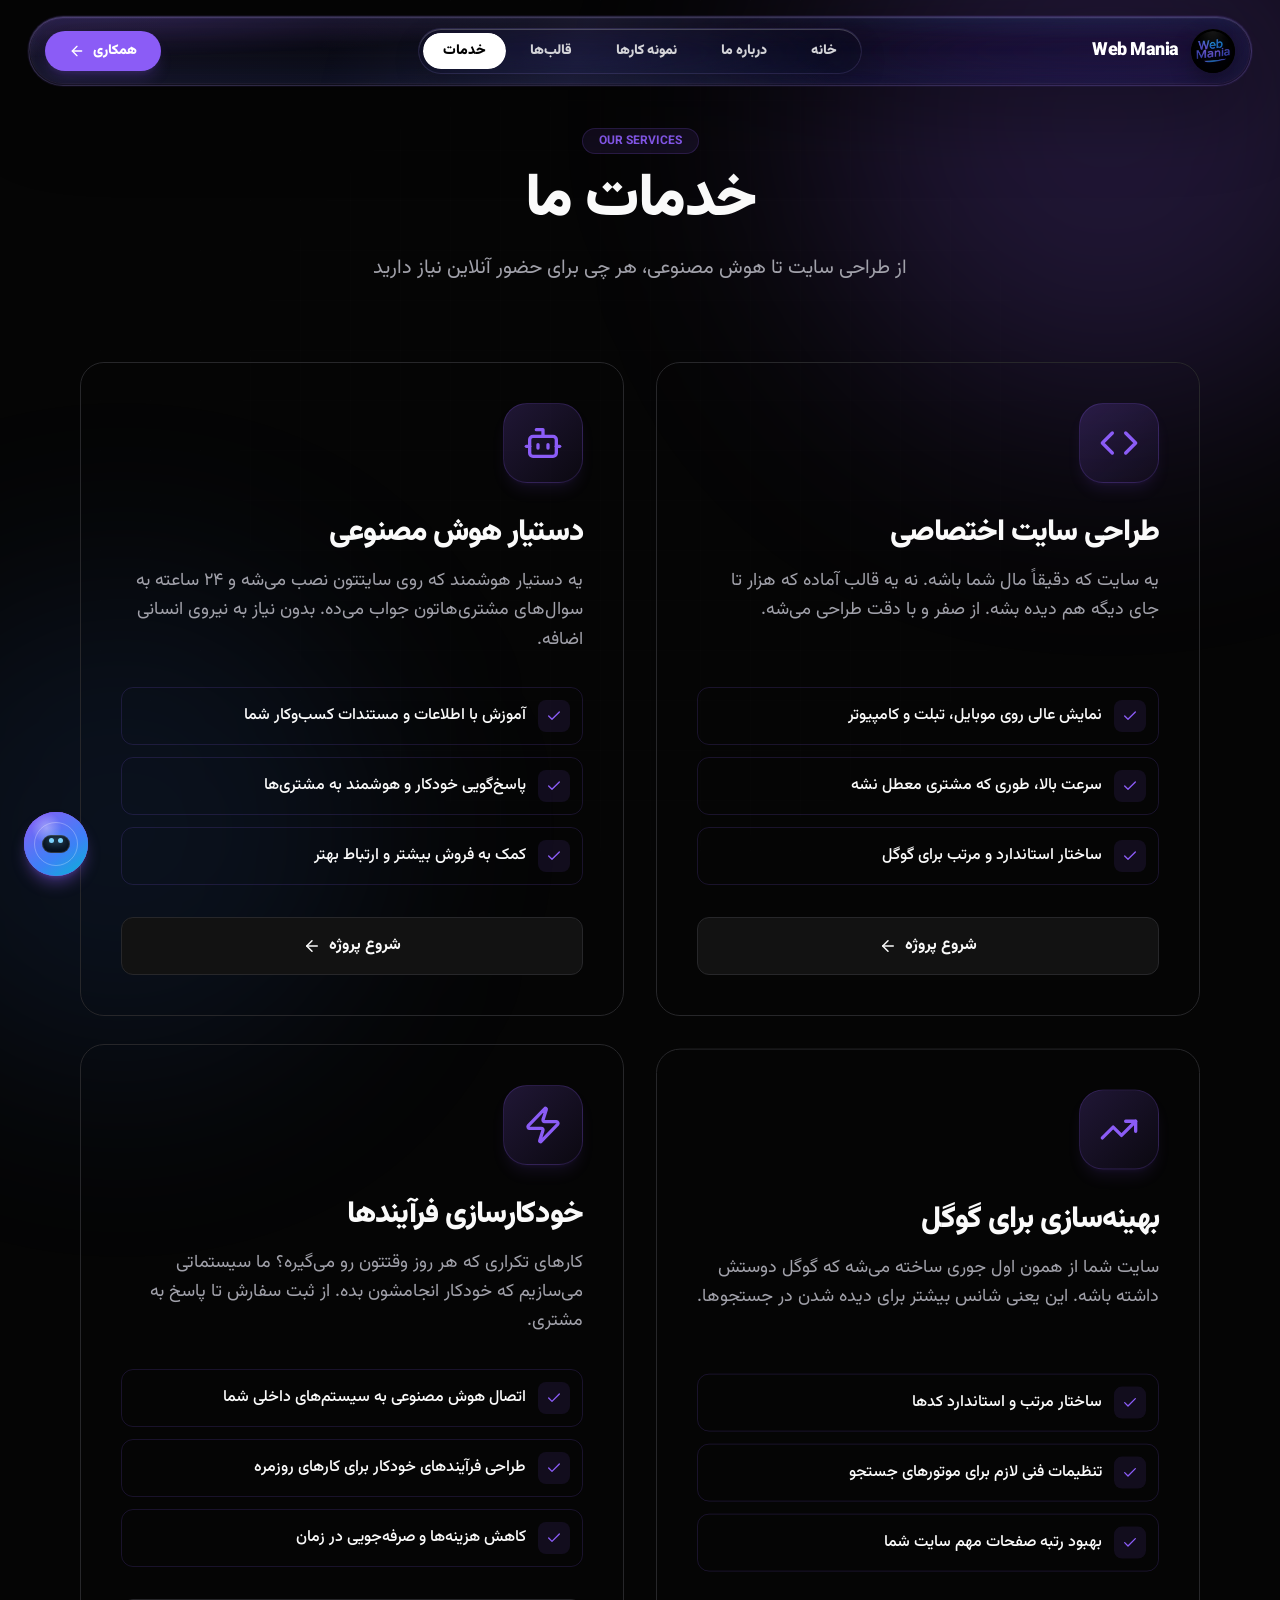
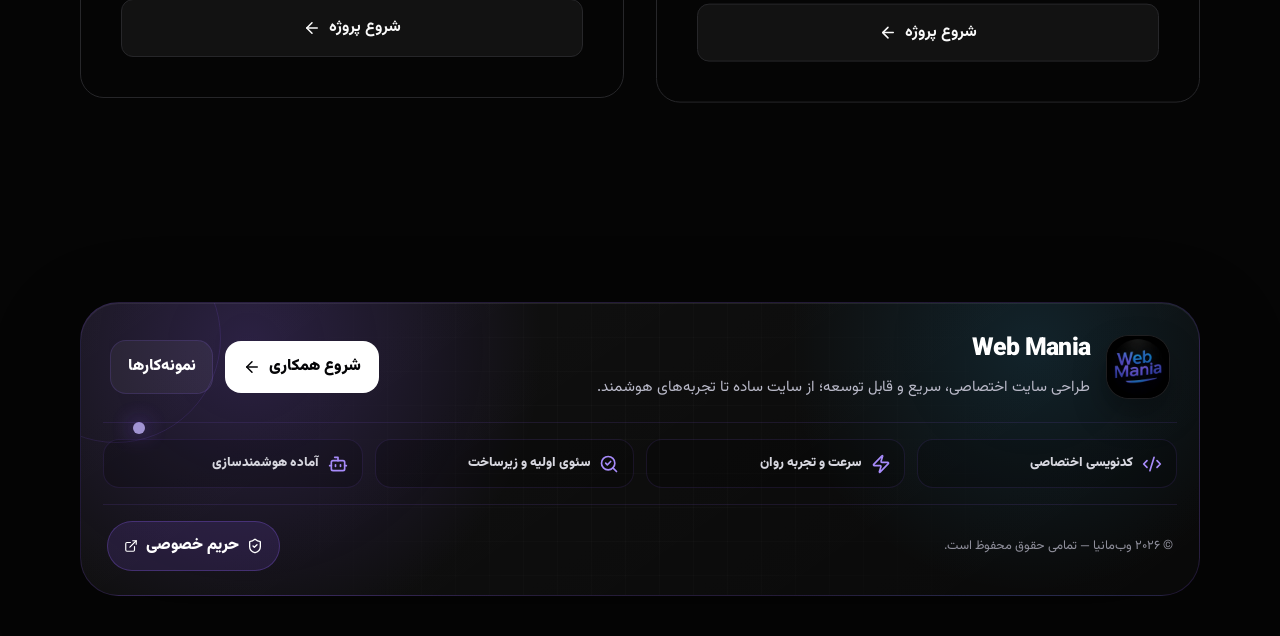
<file: services/index.html>
<!DOCTYPE html>
<html lang="fa" dir="rtl" class="dark">
<head>
    <meta charset="UTF-8">
    <meta name="viewport" content="width=device-width, initial-scale=1.0">
    <title>خدمات طراحی وب‌سایت و هوش مصنوعی | وب‌مانیا</title>
    <link rel="canonical" href="https://webmania.studio/services/">
    <link rel="icon" href="../favicon.ico" sizes="any">
    <link rel="apple-touch-icon" href="../icon.png">
    <meta name="description" content="ارائه خدمات همزمان طراحی وب‌سایت‌های مدرن و توسعه دستیارهای هوش مصنوعی اختصاصی جهت اتوماسیون فرآیندها و ارتقای کسب‌وکار شما.">
    <meta name="theme-color" content="#8b5cf6">
    <meta name="robots" content="index, follow">
    <link href="../fonts.googleapis.css" rel="stylesheet">

    <!-- استایل‌های مشترک -->
    <link rel="stylesheet" href="../shared/base.css">
    <link rel="stylesheet" href="../shared/intro.css">
    <link rel="stylesheet" href="services.css">

    <!-- کتابخانه‌های خارجی -->
    <script src="../tailwind.min.css"></script>
    <script src="../vendor/react.production.min.js"></script>
    <script src="../vendor/react-dom.production.min.js"></script>
    <script src="../vendor/babel.min.js"></script>
    <script src="../vendor/framer-motion.js"></script>
    <script src="../vendor/lucide.min.js"></script>

    <!-- پیکربندی Tailwind (باید قبل از رندر اجرا شود) -->
    <script src="../shared/tailwind-config.js"></script>
</head>
<body>
    <div id="root"></div>

    <!-- فایل‌های مشترک React (به ترتیب وابستگی) -->
    <script src="../shared/translations.js"></script>
    <script type="text/babel" src="../shared/components.js"></script>
    <script type="text/babel" src="../shared/navbar.js"></script>
    <script type="text/babel" src="../shared/footer.js"></script>
    <script type="text/babel" src="../shared/support-widget.js"></script>
    <script type="text/babel" src="../shared/layout.js"></script>

    <!-- اسکریپت اختصاصی این صفحه -->
    <script type="text/babel" src="services.js"></script>
</body>
</html>
</file>
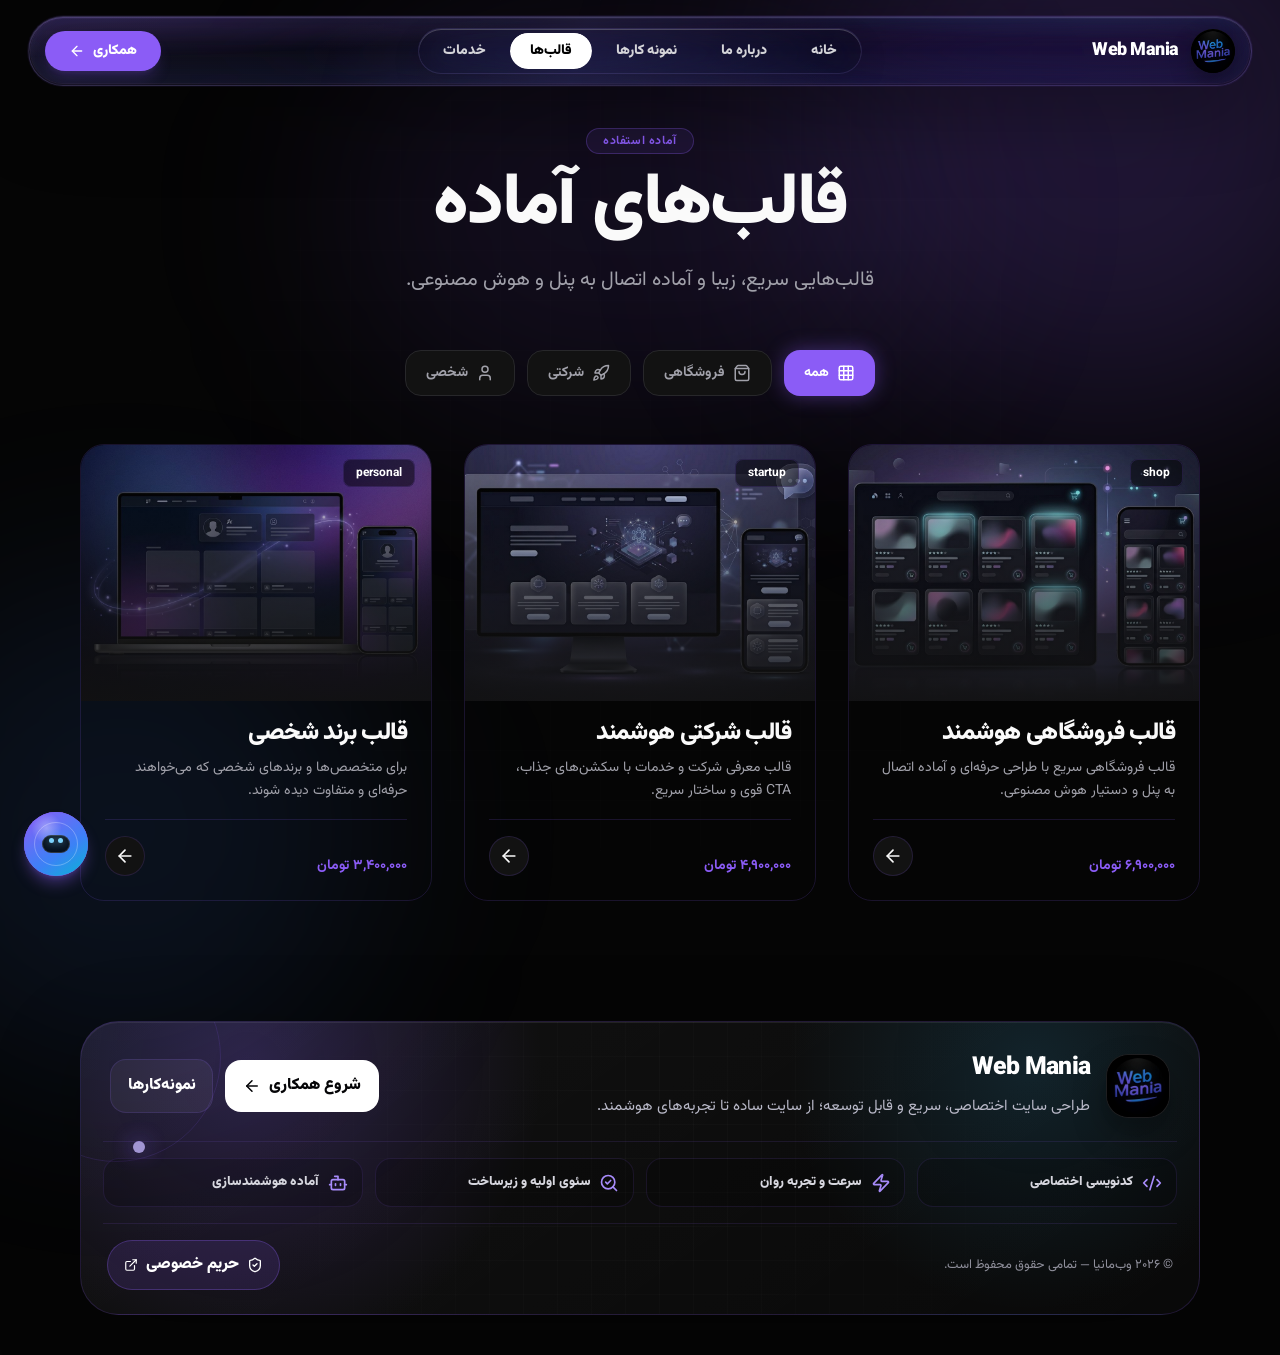
<file: templates/index.html>
<!DOCTYPE html>
<html lang="fa" dir="rtl" class="dark">
<head>
    <meta charset="UTF-8">
    <meta name="viewport" content="width=device-width, initial-scale=1.0">
    <title>قالب‌های آماده | وب‌مانیا</title>
    <link rel="canonical" href="https://webmania.studio/templates/">
    <link rel="icon" href="../favicon.ico" sizes="any">
    <link rel="apple-touch-icon" href="../icon.png">
    <meta name="description" content="قالب‌های آماده و حرفه‌ای فروشگاهی، شرکتی و شخصی.">
    <meta name="theme-color" content="#8b5cf6">
    <meta name="robots" content="index, follow">
    <link href="../fonts.googleapis.css" rel="stylesheet">

    <!-- استایل‌های مشترک -->
    <link rel="stylesheet" href="../shared/base.css">
    <link rel="stylesheet" href="../shared/intro.css">
    <link rel="stylesheet" href="templates.css">

    <!-- کتابخانه‌های خارجی -->
    <script src="../tailwind.min.css"></script>
    <script src="../vendor/react.production.min.js"></script>
    <script src="../vendor/react-dom.production.min.js"></script>
    <script src="../vendor/babel.min.js"></script>
    <script src="../vendor/framer-motion.js"></script>
    <script src="../vendor/lucide.min.js"></script>

    <!-- پیکربندی Tailwind (باید قبل از رندر اجرا شود) -->
    <script src="../shared/tailwind-config.js"></script>
</head>
<body>
    <div id="root"></div>

    <!-- فایل‌های مشترک React (به ترتیب وابستگی) -->
    <script src="../shared/translations.js"></script>
    <script type="text/babel" src="../shared/components.js"></script>
    <script type="text/babel" src="../shared/navbar.js"></script>
    <script type="text/babel" src="../shared/footer.js"></script>
    <script type="text/babel" src="../shared/support-widget.js"></script>
    <script type="text/babel" src="../shared/layout.js"></script>

    <!-- اسکریپت اختصاصی این صفحه -->
    <script type="text/babel" src="templates.js"></script>
</body>
</html>
</file>
<file: fonts.googleapis.css>
/* Local fonts: Vazirmatn + Inter */
@font-face {
  font-family: 'Inter'; font-style: normal; font-weight: 400; font-display: swap; src: url(fonts/UcCO3FwrK3iLTeHuS_nVMrMxCp50SjIw2boKoduKmMEVuLyfMZg.ttf) format('truetype');}
@font-face {font-family: 'Inter'; font-style: normal; font-weight: 500; font-display: swap; src: url(fonts/UcCO3FwrK3iLTeHuS_nVMrMxCp50SjIw2boKoduKmMEVuI6fMZg.ttf) format('truetype');}
@font-face {font-family: 'Inter'; font-style: normal; font-weight: 700; font-display: swap; src: url(fonts/UcCO3FwrK3iLTeHuS_nVMrMxCp50SjIw2boKoduKmMEVuFuYMZg.ttf) format('truetype');}
@font-face {font-family: 'Inter'; font-style: normal; font-weight: 900; font-display: swap; src: url(fonts/UcCO3FwrK3iLTeHuS_nVMrMxCp50SjIw2boKoduKmMEVuBWYMZg.ttf) format('truetype');}
@font-face {font-family: 'Vazirmatn'; font-style: normal; font-weight: 400; font-display: swap; src: url(fonts/Dxx78j6PP2D_kU2muijPEe1n2vVbfJRklWgzORc.ttf) format('truetype');}
@font-face {font-family: 'Vazirmatn'; font-style: normal; font-weight: 500; font-display: swap; src: url(fonts/Dxx78j6PP2D_kU2muijPEe1n2vVbfJRklVozORc.ttf) format('truetype');}
@font-face {font-family: 'Vazirmatn'; font-style: normal; font-weight: 700; font-display: swap; src: url(fonts/Dxx78j6PP2D_kU2muijPEe1n2vVbfJRklY80ORc.ttf) format('truetype');}
@font-face {font-family: 'Vazirmatn'; font-style: normal; font-weight: 900; font-display: swap; src: url(fonts/Dxx78j6PP2D_kU2muijPEe1n2vVbfJRklcE0ORc.ttf) format('truetype');}
</file>
<file: shared/base.css>
/* ===== متغیرهای پایه، تم و ریسپانسیو سراسری ===== */
:root {
    --bg-primary: #ffffff;
    --bg-surface: #f4f4f5;
    --bg-card: #ffffff;
    --text-primary: #18181b;
    --text-secondary: #71717a;
    --border-color: #e4e4e7;
    --safe-x: clamp(1rem, 4vw, 2rem);
}

.dark {
    --bg-primary: #050505;
    --bg-surface: #121212;
    --bg-card: #18181b;
    --text-primary: #fafafa;
    --text-secondary: #a1a1aa;
    --border-color: #27272a;
}

* { box-sizing: border-box; -webkit-tap-highlight-color: transparent; }
html { scroll-behavior: smooth; overflow-x: hidden; text-size-adjust: 100%; -webkit-text-size-adjust: 100%; }
body {
    margin: 0;
    background-color: var(--bg-primary);
    color: var(--text-primary);
    overflow-x: hidden;
    -webkit-font-smoothing: antialiased;
    text-rendering: optimizeLegibility;
    transition: background-color 0.3s ease, color 0.3s ease;
}
img, svg, video, canvas, iframe { max-width: 100%; }
button, input, textarea, select { font: inherit; }
p { overflow-wrap: anywhere; }

::-webkit-scrollbar { width: 6px; }
::-webkit-scrollbar-track { background: var(--bg-primary); }
::-webkit-scrollbar-thumb { background: #3f3f46; border-radius: 10px; }
::-webkit-scrollbar-thumb:hover { background: #71717a; }
.no-scrollbar::-webkit-scrollbar { display: none; }
.no-scrollbar { -ms-overflow-style: none; scrollbar-width: none; }

.bg-grid-pattern {
    background-size: 50px 50px;
    background-image: linear-gradient(to right, rgba(255, 255, 255, 0.03) 1px, transparent 1px), linear-gradient(to bottom, rgba(255, 255, 255, 0.03) 1px, transparent 1px);
    mask-image: radial-gradient(circle at center, black 40%, transparent 100%);
    -webkit-mask-image: radial-gradient(circle at center, black 40%, transparent 100%);
}

.glass {
    background: color-mix(in srgb, var(--bg-surface) 72%, transparent);
    backdrop-filter: blur(18px) saturate(140%);
    -webkit-backdrop-filter: blur(18px) saturate(140%);
    border: 1px solid color-mix(in srgb, var(--border-color) 70%, transparent);
}

@media (pointer: fine) and (min-width: 900px) {
    body { cursor: none; }
    a, button { cursor: none; }
}
@media (pointer: coarse), (hover: none), (max-width: 899px) {
    body, a, button { cursor: auto !important; }
    .custom-cursor, [data-custom-cursor] { display: none !important; }
}

button, .no-select { user-select: none; -webkit-user-select: none; }

/* اصلاح عمومی اندازه‌ها در زوم 100٪ و موبایل */
@media (max-width: 1023px) {
    .glass { backdrop-filter: blur(10px); -webkit-backdrop-filter: blur(10px); }
    .max-w-6xl, .max-w-7xl, .max-w-4xl, .max-w-3xl, .max-w-2xl { width: 100%; }
}

@media (max-width: 640px) {
    .pt-32 { padding-top: 6.5rem !important; }
    .pb-20 { padding-bottom: 4rem !important; }
    .mb-40 { margin-bottom: 5.5rem !important; }
    .mb-32 { margin-bottom: 5rem !important; }
    .mb-24 { margin-bottom: 4.5rem !important; }
    .p-10 { padding: 1.35rem !important; }
    .p-8 { padding: 1.25rem !important; }
    .md\:p-16 { padding: 1.5rem !important; }
    .rounded-\[2\.5rem\] { border-radius: 1.5rem !important; }
    .rounded-\[2rem\] { border-radius: 1.35rem !important; }

    .text-8xl, .md\:text-8xl { font-size: clamp(2.7rem, 14vw, 4.25rem) !important; line-height: 1.05 !important; }
    .text-7xl, .md\:text-7xl { font-size: clamp(2.4rem, 12vw, 3.7rem) !important; line-height: 1.08 !important; }
    .text-6xl, .md\:text-6xl { font-size: clamp(2.1rem, 10vw, 3.25rem) !important; line-height: 1.12 !important; }
    .text-5xl, .md\:text-5xl { font-size: clamp(1.9rem, 8.5vw, 2.75rem) !important; line-height: 1.16 !important; }
    .text-4xl, .md\:text-4xl { font-size: clamp(1.65rem, 7vw, 2.2rem) !important; line-height: 1.2 !important; }
    .text-3xl, .md\:text-3xl { font-size: clamp(1.4rem, 6vw, 1.85rem) !important; line-height: 1.25 !important; }
    .text-2xl, .md\:text-2xl { font-size: clamp(1.15rem, 5vw, 1.5rem) !important; line-height: 1.45 !important; }
    .text-xl, .md\:text-xl { font-size: clamp(1rem, 4.2vw, 1.18rem) !important; line-height: 1.7 !important; }
    .text-lg, .md\:text-lg { font-size: clamp(.95rem, 3.9vw, 1.05rem) !important; line-height: 1.75 !important; }

    .min-h-\[70vh\] { min-height: auto !important; }
    .h-\[500px\], .md\:h-\[500px\] { height: 340px !important; }
    .h-\[400px\] { height: 320px !important; }
    .w-64 { width: 13rem !important; }
    .h-64 { height: 13rem !important; }

    .grid-cols-2 { gap: .85rem !important; }
    .fixed.bottom-6.left-6 { left: 1rem !important; bottom: 1rem !important; }
}

@media (max-width: 380px) {
    .px-8 { padding-left: 1.25rem !important; padding-right: 1.25rem !important; }
    .py-5 { padding-top: .9rem !important; padding-bottom: .9rem !important; }
    .min-w-\[200px\], .min-w-\[180px\] { min-width: 100% !important; }
}
@media (max-width: 390px) {
    .mobile-nav-quick span { display: none; }
    .mobile-nav-quick button { padding-left: .55rem !important; padding-right: .55rem !important; }
}
@media (max-width: 640px) {
    .mobile-brand-center { pointer-events: auto; }
    .fixed.bottom-6.left-6 { left: .8rem !important; bottom: .8rem !important; }
}

/* خوانایی متن فارسی و جلوگیری از فشردگی نقطه‌ها */
h1, h2, h3, h4, h5, h6 {
    line-height: 1.35;
    letter-spacing: -0.025em;
}
p, li, textarea, input, button {
    line-height: 1.9;
}
.text-secondary {
    line-height: 1.95;
}
@media (max-width: 640px) {
    h1, h2, h3 { line-height: 1.42 !important; letter-spacing: -0.018em; }
    p { line-height: 2 !important; }
    .home-perspective { perspective: none; }
    .home-perspective .h-\[400px\], .home-perspective .md\:h-\[500px\] { height: 285px !important; }
    .home-perspective .p-10 { padding: 1.15rem !important; }
    .home-perspective h3 { font-size: 1.45rem !important; margin-bottom: .45rem !important; }
    .home-perspective p { font-size: .9rem !important; line-height: 1.8 !important; }
}
/* جلوگیری از کادر سفید دور کارت‌ها */
[class*="border-white"] { border-color: rgba(139, 92, 246, .16) !important; }

/* آیکن شناور چت هوشمند */
.ai-chat-orb {
    position: relative;
    width: 100%; height: 100%;
    border-radius: inherit;
    background: radial-gradient(circle at 35% 25%, rgba(255,255,255,.35), transparent 24%), linear-gradient(145deg,#8b5cf6,#3b82f6 62%,#06b6d4);
    display:flex; align-items:center; justify-content:center;
    overflow:hidden;
}
.ai-chat-orb::before { content:''; position:absolute; inset:10px; border-radius:50%; border:1px solid rgba(255,255,255,.28); animation:orbSpin 5s linear infinite; }
.ai-chat-orb::after { content:''; position:absolute; width:28px; height:18px; border-radius:12px; background:#07111f; box-shadow:inset 0 0 0 1px rgba(255,255,255,.16); }
.ai-chat-eye { position:absolute; z-index:2; top:26px; width:5px; height:5px; border-radius:50%; background:#7dd3fc; box-shadow:0 0 8px #7dd3fc; animation:chatBlink 4s infinite; }
.ai-chat-eye.left{left:25px}.ai-chat-eye.right{right:25px}
.ai-chat-spark { position:absolute; z-index:3; right:13px; top:13px; color:white; }
@keyframes orbSpin { to { transform: rotate(360deg); } }
@keyframes chatBlink { 0%,92%,100%{transform:scaleY(1)} 95%{transform:scaleY(.1)} }

/* Liquid glass navigation */
.liquid-nav {
    position: relative;
    background: linear-gradient(135deg, rgba(255,255,255,.15), rgba(255,255,255,.045)) !important;
    border: 1px solid rgba(255,255,255,.16) !important;
    box-shadow: 0 22px 70px rgba(0,0,0,.28), inset 0 1px 0 rgba(255,255,255,.25) !important;
    backdrop-filter: blur(24px) saturate(170%) !important;
    -webkit-backdrop-filter: blur(24px) saturate(170%) !important;
    overflow: hidden;
}
.liquid-nav::before {
    content: '';
    position: absolute;
    inset: -80% -20%;
    background:
        radial-gradient(circle at 20% 30%, rgba(139,92,246,.26), transparent 28%),
        radial-gradient(circle at 80% 20%, rgba(56,189,248,.18), transparent 24%),
        linear-gradient(110deg, transparent 35%, rgba(255,255,255,.20), transparent 58%);
    opacity: .75;
    pointer-events: none;
    animation: liquidNavFlow 8s ease-in-out infinite;
}
.liquid-nav::after {
    content: '';
    position: absolute;
    inset: 1px;
    border-radius: inherit;
    border: 1px solid rgba(255,255,255,.08);
    pointer-events: none;
}
.liquid-nav > * { position: relative; z-index: 1; }
@keyframes liquidNavFlow {
    0%,100% { transform: translateX(-5%) rotate(0deg); }
    50% { transform: translateX(5%) rotate(2deg); }
}
@media (max-width:640px) {
    .liquid-nav { padding: .65rem .8rem !important; }
}

/* Stronger liquid-glass header */
.liquid-nav {
    background:
        linear-gradient(135deg, rgba(255,255,255,.22), rgba(255,255,255,.055) 42%, rgba(139,92,246,.12)) !important;
    border: 1px solid rgba(255,255,255,.24) !important;
    box-shadow:
        0 24px 80px rgba(0,0,0,.36),
        inset 0 1px 0 rgba(255,255,255,.42),
        inset 0 -1px 0 rgba(255,255,255,.10),
        0 0 0 1px rgba(139,92,246,.10) !important;
    backdrop-filter: blur(30px) saturate(190%) contrast(1.05) !important;
    -webkit-backdrop-filter: blur(30px) saturate(190%) contrast(1.05) !important;
}
.liquid-nav::before {
    inset: -120% -30% !important;
    background:
        radial-gradient(circle at 18% 30%, rgba(255,255,255,.28), transparent 18%),
        radial-gradient(circle at 38% 12%, rgba(139,92,246,.34), transparent 24%),
        radial-gradient(circle at 82% 25%, rgba(56,189,248,.24), transparent 22%),
        linear-gradient(110deg, transparent 30%, rgba(255,255,255,.26), transparent 55%) !important;
    opacity: .9 !important;
    filter: blur(.2px);
    animation: liquidNavFlow 6.5s ease-in-out infinite !important;
}
.liquid-nav .bg-primary\/5 {
    background: rgba(255,255,255,.075) !important;
    border-color: rgba(255,255,255,.13) !important;
    box-shadow: inset 0 1px 0 rgba(255,255,255,.18);
    backdrop-filter: blur(18px);
}
.liquid-nav img { filter: drop-shadow(0 8px 18px rgba(0,0,0,.35)); }

/* iOS-like liquid glass navbar v2 */
.liquid-nav {
    background:
        linear-gradient(135deg, rgba(255,255,255,.26), rgba(255,255,255,.07) 38%, rgba(139,92,246,.10) 72%, rgba(56,189,248,.08)) !important;
    border: 1px solid rgba(255,255,255,.30) !important;
    box-shadow:
        0 28px 90px rgba(0,0,0,.34),
        inset 0 1px 1px rgba(255,255,255,.55),
        inset 0 -18px 35px rgba(255,255,255,.055),
        inset 0 0 32px rgba(139,92,246,.10) !important;
    backdrop-filter: blur(34px) saturate(210%) brightness(1.08) !important;
    -webkit-backdrop-filter: blur(34px) saturate(210%) brightness(1.08) !important;
    overflow: hidden;
}
.liquid-nav::before {
    content: '';
    position: absolute;
    inset: -160% -35%;
    background:
        radial-gradient(ellipse at 16% 34%, rgba(255,255,255,.42), transparent 18%),
        radial-gradient(ellipse at 38% 18%, rgba(139,92,246,.34), transparent 25%),
        radial-gradient(ellipse at 75% 28%, rgba(56,189,248,.25), transparent 22%),
        radial-gradient(ellipse at 55% 78%, rgba(255,255,255,.12), transparent 24%),
        linear-gradient(105deg, transparent 30%, rgba(255,255,255,.28), transparent 58%);
    opacity: .95;
    filter: blur(.2px) url(#none);
    pointer-events: none;
    animation: liquidNavJelly 7s ease-in-out infinite;
}
.liquid-nav::after {
    content: '';
    position: absolute;
    inset: 1px;
    border-radius: inherit;
    border: 1px solid rgba(255,255,255,.10);
    box-shadow: inset 10px 12px 30px rgba(255,255,255,.07), inset -18px -18px 40px rgba(139,92,246,.08);
    pointer-events: none;
}
.liquid-nav > * { position: relative; z-index: 1; }
.liquid-nav-center {
    background: rgba(255,255,255,.075) !important;
    border: 1px solid rgba(255,255,255,.13) !important;
    box-shadow: inset 0 1px 0 rgba(255,255,255,.22), 0 10px 30px rgba(0,0,0,.10);
    backdrop-filter: blur(18px) saturate(160%);
}
.liquid-logo { box-shadow: inset 0 1px 0 rgba(255,255,255,.18), 0 10px 22px rgba(0,0,0,.32); }
.nav-active-pill { box-shadow: inset 0 1px 0 rgba(255,255,255,.8), 0 8px 22px rgba(255,255,255,.16); }
@keyframes liquidNavJelly {
    0%,100% { transform: translate3d(-3%,0,0) scale(1) rotate(0deg); border-radius: 45%; }
    35% { transform: translate3d(4%,2%,0) scale(1.05,.96) rotate(1.5deg); border-radius: 38%; }
    70% { transform: translate3d(1%,-2%,0) scale(.98,1.06) rotate(-1deg); border-radius: 52%; }
}

/* page transition between MPA pages */
.page-liquid-transition {
    position: fixed;
    inset: 0;
    z-index: 99999;
    opacity: 0;
    pointer-events: none;
    display: flex;
    align-items: center;
    justify-content: center;
    background: rgba(5,5,8,.15);
    backdrop-filter: blur(0px);
    transition: opacity .28s ease, backdrop-filter .35s ease;
    overflow: hidden;
}
.page-liquid-transition div {
    position: absolute;
    width: 42vmax;
    height: 42vmax;
    border-radius: 50%;
    background: radial-gradient(circle, rgba(139,92,246,.95), rgba(59,130,246,.55) 42%, rgba(5,5,8,.96) 72%);
    transform: scale(.08);
    transition: transform .48s cubic-bezier(.16,1,.3,1);
    box-shadow: 0 0 120px rgba(139,92,246,.45);
}
.page-liquid-transition span {
    position: relative;
    z-index: 2;
    color: white;
    font-weight: 950;
    letter-spacing: -.03em;
    opacity: 0;
    transform: translateY(10px);
    transition: .28s ease .08s;
}
.page-liquid-transition.active { opacity: 1; backdrop-filter: blur(16px); }
.page-liquid-transition.active div { transform: scale(3.2); }
.page-liquid-transition.active span { opacity: 1; transform: translateY(0); }

/* Liquid glass header without white tint */
.liquid-nav {
    background:
        linear-gradient(135deg, rgba(80,70,130,.20), rgba(18,22,36,.30) 42%, rgba(10,12,18,.22)) !important;
    border: 1px solid rgba(170,150,255,.20) !important;
    box-shadow:
        0 24px 80px rgba(0,0,0,.34),
        inset 0 1px 0 rgba(190,175,255,.24),
        inset 0 -18px 35px rgba(80,70,160,.06),
        0 0 0 1px rgba(139,92,246,.08) !important;
    backdrop-filter: blur(34px) saturate(190%) brightness(1.02) !important;
    -webkit-backdrop-filter: blur(34px) saturate(190%) brightness(1.02) !important;
}
.liquid-nav::before {
    background:
        radial-gradient(ellipse at 20% 32%, rgba(139,92,246,.26), transparent 22%),
        radial-gradient(ellipse at 72% 24%, rgba(56,189,248,.16), transparent 20%),
        radial-gradient(ellipse at 50% 78%, rgba(99,102,241,.12), transparent 25%),
        linear-gradient(105deg, transparent 34%, rgba(160,140,255,.13), transparent 60%) !important;
    opacity: .85 !important;
}
.liquid-nav::after {
    border-color: rgba(170,150,255,.08) !important;
    box-shadow: inset 10px 12px 30px rgba(170,150,255,.045), inset -18px -18px 40px rgba(59,130,246,.055) !important;
}
.liquid-nav-center {
    background: rgba(10,12,20,.22) !important;
    border-color: rgba(170,150,255,.14) !important;
}

/* Align liquid header with wider desktop canvas */
@media (min-width: 1024px) {
    .liquid-nav {
        max-width: min(1540px, calc(100vw - 56px)) !important;
    }
}

/* Creative WebMania footer */
.wm-footer-shell {
    position: relative;
    overflow: hidden;
    border-radius: 2.4rem;
    padding: 1.4rem;
    background:
        radial-gradient(circle at 15% 15%, rgba(139,92,246,.22), transparent 30%),
        radial-gradient(circle at 85% 15%, rgba(56,189,248,.13), transparent 25%),
        linear-gradient(145deg, rgba(255,255,255,.055), rgba(255,255,255,.02));
    border: 1px solid rgba(139,92,246,.18);
    box-shadow: 0 28px 90px rgba(0,0,0,.30), inset 0 1px 0 rgba(255,255,255,.07);
}
.wm-footer-shell::before {
    content: '';
    position: absolute;
    inset: 0;
    background-image:
        linear-gradient(rgba(255,255,255,.025) 1px, transparent 1px),
        linear-gradient(90deg, rgba(255,255,255,.025) 1px, transparent 1px);
    background-size: 34px 34px;
    mask-image: radial-gradient(circle at center, black, transparent 78%);
    pointer-events: none;
}
.wm-footer-orbit {
    position: absolute;
    left: -70px;
    top: -70px;
    width: 210px;
    height: 210px;
    border-radius: 50%;
    border: 1px solid rgba(139,92,246,.18);
    opacity: .8;
    animation: footerOrbit 12s linear infinite;
}
.wm-footer-orbit span {
    position: absolute;
    width: 12px;
    height: 12px;
    border-radius: 50%;
    background: #8b5cf6;
    box-shadow: 0 0 22px #8b5cf6;
}
.wm-footer-orbit span:nth-child(1) { right: 28px; top: 28px; }
.wm-footer-orbit span:nth-child(2) { left: 18px; top: 90px; background:#38bdf8; box-shadow:0 0 22px #38bdf8; }
.wm-footer-orbit span:nth-child(3) { right: 75px; bottom: 8px; background:#c4b5fd; }
.wm-footer-main,
.wm-footer-grid,
.wm-footer-bottom {
    position: relative;
    z-index: 2;
}
.wm-footer-main {
    display: flex;
    align-items: center;
    justify-content: space-between;
    gap: 1.5rem;
    padding: .4rem .4rem 1.2rem;
}
.wm-footer-brand {
    display: flex;
    align-items: center;
    gap: 1rem;
    max-width: 620px;
}
.wm-footer-logo {
    width: 64px;
    height: 64px;
    border-radius: 1.4rem;
    overflow: hidden;
    background: #050507;
    border: 1px solid rgba(255,255,255,.10);
    box-shadow: 0 16px 34px rgba(0,0,0,.32);
    flex: 0 0 auto;
}
.wm-footer-logo img { width: 100%; height: 100%; object-fit: contain; }
.wm-footer-title {
    color: #fff;
    font-weight: 950;
    font-size: 1.55rem;
    letter-spacing: -.03em;
    margin-bottom: .25rem;
}
.wm-footer-brand p {
    color: #b9b9c8;
    line-height: 2;
    font-size: .95rem;
    margin: 0;
}
.wm-footer-actions { display: flex; align-items: center; gap: .7rem; flex-wrap: wrap; }
.wm-footer-cta,
.wm-footer-link-btn,
.wm-privacy-link {
    border: 0;
    font-family: inherit;
    cursor: pointer;
    display: inline-flex;
    align-items: center;
    justify-content: center;
    gap: .5rem;
    transition: transform .25s ease, background .25s ease, border-color .25s ease;
}
.wm-footer-cta {
    padding: .9rem 1.15rem;
    border-radius: 1rem;
    background: #fff;
    color: #050507;
    font-weight: 950;
}
.wm-footer-link-btn {
    padding: .9rem 1.05rem;
    border-radius: 1rem;
    background: rgba(255,255,255,.055);
    color: #fff;
    border: 1px solid rgba(139,92,246,.16);
    font-weight: 900;
}
.wm-footer-cta:hover,
.wm-footer-link-btn:hover,
.wm-privacy-link:hover { transform: translateY(-2px); }
.wm-footer-grid {
    display: grid;
    grid-template-columns: repeat(4, minmax(0,1fr));
    gap: .75rem;
    padding: 1rem 0;
    border-top: 1px solid rgba(139,92,246,.12);
    border-bottom: 1px solid rgba(139,92,246,.12);
}
.wm-footer-mini-card {
    display: flex;
    align-items: center;
    gap: .55rem;
    padding: .85rem;
    border-radius: 1rem;
    background: rgba(0,0,0,.18);
    border: 1px solid rgba(139,92,246,.12);
    color: #d7d7df;
    font-weight: 850;
    font-size: .82rem;
}
.wm-footer-mini-card svg { color: #a78bfa; flex: 0 0 auto; }
.wm-footer-bottom {
    display: flex;
    align-items: center;
    justify-content: space-between;
    gap: 1rem;
    padding: 1rem .2rem .1rem;
}
.wm-footer-copy { color: #8f8f9b; font-size: .8rem; }
.wm-privacy-link {
    position: relative;
    padding: .75rem 1rem;
    border-radius: 999px;
    background: rgba(139,92,246,.14);
    color: #fff;
    border: 1px solid rgba(139,92,246,.30);
    font-weight: 950;
    box-shadow: 0 0 0 0 rgba(139,92,246,.0);
    animation: privacyPulse 2.8s ease-in-out infinite;
}
.wm-privacy-link::after {
    content: '';
    position: absolute;
    inset: -4px;
    border-radius: inherit;
    border: 1px solid rgba(139,92,246,.20);
    opacity: 0;
    transition: .25s ease;
}
.wm-privacy-link:hover {
    background: rgba(139,92,246,.28);
    border-color: rgba(196,181,253,.55);
}
.wm-privacy-link:hover::after { opacity: 1; inset: -7px; }
@keyframes footerOrbit { to { transform: rotate(360deg); } }
@keyframes privacyPulse {
    0%,100% { box-shadow: 0 0 0 0 rgba(139,92,246,.0); }
    50% { box-shadow: 0 0 34px 0 rgba(139,92,246,.18); }
}
@media (max-width: 768px) {
    .wm-footer-shell { border-radius: 1.5rem; padding: 1rem; }
    .wm-footer-main { flex-direction: column; align-items: flex-start; }
    .wm-footer-grid { grid-template-columns: 1fr 1fr; }
    .wm-footer-bottom { flex-direction: column; align-items: stretch; }
    .wm-privacy-link { width: 100%; }
}
@media (max-width: 420px) {
    .wm-footer-grid { grid-template-columns: 1fr; }
}
</file>
<file: shared/intro.css>
/* ===== استایل اینترو و افکت گلیچ ===== */
.glitch-text { position: relative; will-change: transform; }
.glitch-text::before, .glitch-text::after {
    content: attr(data-text);
    position: absolute;
    top: 0; left: 0; width: 100%; height: 100%;
    will-change: clip;
}
.glitch-text::before {
    left: 2px; text-shadow: -1px 0 #ff00c1;
    clip: rect(44px, 450px, 56px, 0);
    animation: glitch-anim 5s infinite linear alternate-reverse;
}
.glitch-text::after {
    left: -2px; text-shadow: -1px 0 #00fff9;
    clip: rect(44px, 450px, 56px, 0);
    animation: glitch-anim2 5s infinite linear alternate-reverse;
}

.glass, .iframe-container, #warp-canvas {
    transform: translateZ(0);
    backface-visibility: hidden;
    perspective: 1000px;
}

@keyframes glitch-anim {
    0% { clip: rect(35px, 9999px, 11px, 0); }
    20% { clip: rect(88px, 9999px, 96px, 0); }
    40% { clip: rect(16px, 9999px, 76px, 0); }
    60% { clip: rect(58px, 9999px, 23px, 0); }
    80% { clip: rect(2px, 9999px, 99px, 0); }
    100% { clip: rect(39px, 9999px, 61px, 0); }
}

@keyframes glitch-anim2 {
    0% { clip: rect(11px, 9999px, 64px, 0); }
    20% { clip: rect(98px, 9999px, 3px, 0); }
    40% { clip: rect(53px, 9999px, 21px, 0); }
    60% { clip: rect(7px, 9999px, 82px, 0); }
    80% { clip: rect(26px, 9999px, 47px, 0); }
    100% { clip: rect(75px, 9999px, 5px, 0); }
}

#warp-canvas {
    position: fixed; top: 0; left: 0; width: 100%; height: 100%; z-index: 0;
}

.iframe-container {
    transition: width 0.5s cubic-bezier(0.4, 0, 0.2, 1);
    margin: 0 auto;
    box-shadow: 0 20px 50px -12px rgba(0, 0, 0, 0.5);
}
</file>
<file: admin/admin.css>
/* ===== WebMania Admin Rebuild ===== */
*{box-sizing:border-box} html,body{margin:0;background:#050507;color:#fff;min-height:100%;overflow-x:hidden} body{font-family:Vazirmatn,system-ui,sans-serif}.admin-login-bg{background:radial-gradient(circle at 20% 20%,rgba(139,92,246,.28),transparent 34%),radial-gradient(circle at 80% 0%,rgba(59,130,246,.20),transparent 30%),#050507}.admin-login-card{width:min(430px,100%);padding:2rem;border-radius:2rem;background:rgba(17,17,25,.82);border:1px solid rgba(139,92,246,.2);backdrop-filter:blur(18px);box-shadow:0 30px 90px rgba(0,0,0,.45)}.admin-login-icon{width:74px;height:74px;border-radius:1.4rem;background:linear-gradient(135deg,#8b5cf6,#3b82f6);display:flex;align-items:center;justify-content:center;margin:0 auto 1.4rem}.admin-login-card h1{text-align:center;font-size:1.5rem;font-weight:950;margin:.3rem 0}.admin-login-card p{text-align:center;color:#a1a1aa;font-size:.9rem;margin-bottom:1.5rem}.admin-login-card label{display:block;color:#a1a1aa;font-size:.75rem;font-weight:800;margin:.9rem .3rem .4rem}.admin-login-card input{width:100%;padding:1rem;border-radius:1rem;border:1px solid rgba(139,92,246,.16);background:rgba(0,0,0,.35);color:#fff;outline:none}.admin-login-card input:focus{border-color:#8b5cf6;box-shadow:0 0 0 4px rgba(139,92,246,.12)}.admin-login-card button{width:100%;margin-top:1.2rem;padding:1rem;border:0;border-radius:1rem;background:#fff;color:#000;font-weight:950;display:flex;align-items:center;justify-content:center;gap:.5rem}
.admin-shell{min-height:100vh;display:grid;grid-template-columns:300px minmax(0,1fr);background:radial-gradient(circle at 15% 0%,rgba(139,92,246,.16),transparent 34%),#050507}.admin-side{position:sticky;top:0;height:100vh;padding:1.2rem;background:linear-gradient(180deg,rgba(16,16,24,.96),rgba(7,7,10,.98));border-left:1px solid rgba(139,92,246,.18);box-shadow:-18px 0 70px rgba(0,0,0,.35);overflow-y:auto}.admin-brand{display:flex;align-items:center;gap:.9rem;padding:.8rem;margin-bottom:1.2rem}.admin-brand>div{width:48px;height:48px;border-radius:1rem;background:linear-gradient(135deg,#8b5cf6,#3b82f6);display:flex;align-items:center;justify-content:center;font-weight:950}.admin-brand b{display:block;font-weight:950}.admin-brand span{display:block;color:#71717a;font-size:.68rem;font-family:monospace}.admin-menu-block{margin:1.1rem 0}.admin-menu-block>span{display:block;color:#666;font-size:.72rem;font-weight:900;margin:0 .8rem .55rem}.admin-menu-block button,.admin-logout{width:100%;display:flex;align-items:center;gap:.75rem;padding:.86rem 1rem;margin:.35rem 0;border-radius:1rem;border:1px solid transparent;background:transparent;color:#a1a1aa;font-weight:850;transition:.2s}.admin-menu-block button:hover{background:rgba(255,255,255,.045);color:#fff;border-color:rgba(139,92,246,.15)}.admin-menu-block button.active{background:linear-gradient(135deg,rgba(139,92,246,.95),rgba(59,130,246,.65));color:#fff;box-shadow:0 14px 34px rgba(139,92,246,.22)}.admin-menu-block em{margin-right:auto;min-width:24px;height:24px;border-radius:999px;background:rgba(255,255,255,.18);display:flex;align-items:center;justify-content:center;font-style:normal;font-size:.75rem}.admin-logout{margin-top:2rem;color:#f87171}.admin-content{min-width:0;padding:1.4rem 1.6rem}.admin-topbar{position:sticky;top:0;z-index:20;display:flex;align-items:center;justify-content:space-between;gap:1rem;margin:-1.4rem -1.6rem 1.4rem;padding:1.15rem 1.6rem;background:rgba(5,5,7,.76);backdrop-filter:blur(18px);border-bottom:1px solid rgba(139,92,246,.12)}.admin-breadcrumb{color:#71717a;font-size:.78rem;margin-bottom:.35rem}.admin-topbar h1{display:flex;align-items:center;gap:.6rem;font-size:1.65rem;font-weight:950;margin:0}.admin-actions{display:flex;align-items:center;gap:.7rem}.admin-icon-btn,.admin-view-site{height:44px;border-radius:1rem;border:1px solid rgba(139,92,246,.16);background:rgba(255,255,255,.045);color:#fff;display:flex;align-items:center;justify-content:center;padding:0 1rem;text-decoration:none;font-weight:900}.admin-icon-btn{width:44px;padding:0}.admin-page{max-width:1320px;margin:0 auto}.admin-card{background:linear-gradient(145deg,rgba(255,255,255,.055),rgba(255,255,255,.025))!important;border-color:rgba(139,92,246,.14)!important;transition:.25s}.admin-card:hover{transform:translateY(-4px);border-color:rgba(139,92,246,.42)!important;box-shadow:0 22px 70px rgba(0,0,0,.32)}.admin-card img{transition:transform .6s}.admin-card:hover img{transform:scale(1.06)}.admin-modal-enter{animation:adminModalIn .24s ease-out}@keyframes adminModalIn{from{opacity:0;transform:translateY(14px) scale(.97)}to{opacity:1;transform:none}}select option{background:#111118;color:#fff}
.admin-settings-shell{display:grid;grid-template-columns:280px minmax(0,1fr);gap:1.2rem}.admin-settings-tabs{border-radius:1.5rem;background:rgba(255,255,255,.04);border:1px solid rgba(139,92,246,.14);padding:1rem;height:max-content;position:sticky;top:96px}.admin-settings-title{display:flex;align-items:center;gap:.6rem;font-weight:950;margin-bottom:1rem;color:#fff}.admin-settings-tabs button{width:100%;display:flex;align-items:center;gap:.65rem;padding:.85rem;border:1px solid transparent;border-radius:1rem;background:transparent;color:#a1a1aa;font-weight:850;margin:.25rem 0}.admin-settings-tabs button.active{background:rgba(139,92,246,.18);border-color:rgba(139,92,246,.35);color:#fff}.admin-settings-form{border-radius:1.5rem;background:rgba(255,255,255,.04);border:1px solid rgba(139,92,246,.14);padding:1.2rem}.admin-settings-head{display:flex;align-items:center;justify-content:space-between;gap:1rem;padding-bottom:1rem;border-bottom:1px solid rgba(139,92,246,.12);margin-bottom:1rem}.admin-settings-head h3{display:flex;align-items:center;gap:.55rem;margin:0 0 .35rem;font-size:1.35rem;font-weight:950}.admin-settings-head p{margin:0;color:#8b8b96;font-size:.9rem}.admin-settings-head button{border:0;border-radius:1rem;background:#fff;color:#000;font-weight:950;padding:.85rem 1.2rem;display:flex;align-items:center;gap:.5rem}.admin-settings-grid{display:grid;grid-template-columns:1fr 1fr;gap:1rem}.admin-settings-grid .wide{grid-column:1/-1}.admin-settings-grid label{display:block;color:#a1a1aa;font-size:.78rem;font-weight:850;margin:0 .35rem .4rem}.admin-settings-grid input,.admin-settings-grid textarea{width:100%;border-radius:1rem;border:1px solid rgba(139,92,246,.15);background:rgba(0,0,0,.25);color:#fff;padding:1rem;outline:none}.admin-settings-grid textarea{min-height:130px;resize:vertical}.admin-settings-grid input:focus,.admin-settings-grid textarea:focus{border-color:#8b5cf6;box-shadow:0 0 0 4px rgba(139,92,246,.12)}
@media(max-width:1023px){.admin-shell{grid-template-columns:1fr}.admin-side{position:relative;height:auto}.admin-menu-block{display:block}.admin-menu-block button{display:inline-flex;width:auto;margin:.25rem}.admin-content{padding:1rem}.admin-topbar{position:relative;margin:-1rem -1rem 1rem;padding:1rem}.admin-settings-shell{grid-template-columns:1fr}.admin-settings-tabs{position:relative;top:auto}.admin-settings-tabs button{display:inline-flex;width:auto}.admin-settings-grid{grid-template-columns:1fr}}
@media(max-width:640px){.admin-topbar{align-items:flex-start;flex-direction:column}.admin-topbar h1{font-size:1.35rem}.admin-view-site{display:none}}
</file>
<file: contact/contact.css>
/* ===== استایل‌های اختصاصی صفحه تماس / فرم همکاری ===== */
.contact-step-bar {
    transition: background-color 0.3s ease;
}

.contact-form input,
.contact-form textarea,
.contact-form select {
    transition: border-color 0.2s ease;
}
.contact-form input:focus,
.contact-form textarea:focus,
.contact-form select:focus {
    outline: none;
}
.contact-input {
    width: 100%;
    border-radius: 1rem;
    border: 1px solid rgba(255,255,255,.08);
    background: rgba(0,0,0,.22);
    padding: 1rem;
    color: var(--text-primary);
    outline: none;
    text-align: right;
    transition: border-color .2s ease, background .2s ease, box-shadow .2s ease;
}
.contact-input:focus {
    border-color: rgba(139,92,246,.75);
    background: rgba(0,0,0,.32);
    box-shadow: 0 0 0 4px rgba(139,92,246,.12);
}
.contact-input::placeholder { color: rgba(161,161,170,.65); }
@media (max-width:640px){ .contact-form .rounded-\[2rem\] { border-radius: 1.35rem !important; } }
.contact-hero-title {
    line-height: 1.55 !important;
    letter-spacing: -0.02em !important;
    text-wrap: balance;
}
@media (max-width:640px){ .contact-hero-title{ line-height:1.6!important; font-size:2.35rem!important; } }

/* Contact page refinement */
.contact-side-panel { position: sticky; top: 7rem; }
.contact-hero-title {
    line-height: 1.42 !important;
    letter-spacing: -0.025em !important;
    text-wrap: balance;
    max-width: 520px;
}
.contact-hero-sub {
    line-height: 2 !important;
    font-size: 1rem !important;
    max-width: 440px;
}
.contact-visual-card {
    height: 170px;
    border-radius: 1.6rem;
    border: 1px solid rgba(139,92,246,.18);
    background:
        radial-gradient(circle at 25% 35%, rgba(139,92,246,.28), transparent 32%),
        linear-gradient(145deg, rgba(255,255,255,.055), rgba(255,255,255,.025));
    position: relative;
    overflow: hidden;
}
.contact-visual-orb {
    position: absolute;
    right: 1.2rem;
    top: 1.2rem;
    width: 72px;
    height: 72px;
    border-radius: 1.4rem;
    display: flex;
    align-items: center;
    justify-content: center;
    color: #fff;
    background: linear-gradient(145deg, #8b5cf6, #3b82f6);
    box-shadow: 0 18px 44px rgba(0,0,0,.30), 0 0 30px rgba(139,92,246,.28);
}
.contact-visual-lines { position: absolute; left: 1.3rem; right: 7rem; bottom: 1.6rem; display: grid; gap: .75rem; }
.contact-visual-lines span { height: 12px; border-radius: 999px; background: linear-gradient(90deg, rgba(139,92,246,.9), rgba(56,189,248,.35)); }
.contact-visual-lines span:nth-child(2){ width: 75%; opacity: .75; }
.contact-visual-lines span:nth-child(3){ width: 52%; opacity: .55; }
@media (max-width: 1023px) { .contact-side-panel { position: relative; top: auto; } }
@media (max-width: 640px) {
    .contact-hero-title { font-size: 2.15rem !important; line-height: 1.5 !important; }
    .contact-hero-sub { font-size: .95rem !important; line-height: 2 !important; }
    .contact-visual-card { height: 135px; border-radius: 1.25rem; }
    .contact-form { padding-top: 6.5rem !important; }
}
</file>
<file: home/home.css>
/* ===== Home visual redesign ===== */
.home-perspective { perspective: 1000px; }
.template-card-3d { transform: rotateY(-10deg) rotateX(4deg); transition: transform .6s cubic-bezier(.16,1,.3,1); }
.template-card-3d:hover { transform: rotateY(0) rotateX(0); }

.wm-home { --soft-border: rgba(139,92,246,.18); --soft-card: rgba(255,255,255,.045); }
.wm-home * { border-color: var(--soft-border); }
.wm-hero { border: 1px solid rgba(139,92,246,.18); }
.wm-hero-bg { position:absolute; inset:0; background: radial-gradient(circle at 85% 20%, rgba(139,92,246,.28), transparent 34%), radial-gradient(circle at 15% 75%, rgba(59,130,246,.14), transparent 30%), linear-gradient(145deg, rgba(255,255,255,.04), transparent 45%); }
.wm-hero-visual { position:relative; overflow:hidden; border-radius:1.5rem; background:#0b0b10; box-shadow: 0 26px 80px rgba(0,0,0,.42); border:1px solid rgba(139,92,246,.2); }
.wm-hero-visual img { width:100%; height:410px; object-fit:cover; display:block; opacity:.95; }
.wm-hero-visual::after { content:''; position:absolute; inset:0; background:linear-gradient(to top, rgba(0,0,0,.68), transparent 45%); pointer-events:none; }
.wm-hero-badges { position:absolute; z-index:3; left:1rem; right:1rem; bottom:1rem; display:grid; grid-template-columns:repeat(3,1fr); gap:.55rem; }
.wm-hero-badges span { display:flex; align-items:center; justify-content:center; gap:.35rem; padding:.7rem .4rem; border-radius:1rem; background:rgba(0,0,0,.48); backdrop-filter:blur(14px); color:#fff; font-size:.72rem; font-weight:900; border:1px solid rgba(139,92,246,.18); }
.wm-eyebrow { display:inline-flex; align-items:center; gap:.45rem; padding:.55rem .85rem; border-radius:999px; background:rgba(139,92,246,.1); color:#b79cff; font-size:.78rem; font-weight:900; margin-bottom:1.2rem; border:1px solid rgba(139,92,246,.18); }
.wm-hero-title { font-size:clamp(2.8rem,5vw,4.8rem); font-weight:950; line-height:1.28; letter-spacing:-.045em; color:#fff; margin-bottom:1.1rem; }
.wm-hero-title span, .wm-hero-title strong { display:block; }
.wm-hero-title strong { color:transparent; background:linear-gradient(270deg,#8b5cf6,#e879f9,#38bdf8); -webkit-background-clip:text; background-clip:text; }
.wm-hero-desc { max-width:34rem; color:#b8b8c8; line-height:2.15; font-size:1.06rem; margin:0 auto 1.6rem; }
@media(min-width:1024px){ .wm-hero-desc{ margin-right:0; } }
.wm-primary-btn,.wm-secondary-btn { display:inline-flex; align-items:center; justify-content:center; gap:.55rem; border-radius:1rem; padding:.9rem 1.25rem; font-weight:950; transition:.25s ease; }
.wm-primary-btn { background:#fff; color:#050505; box-shadow:0 18px 42px rgba(255,255,255,.1); }
.wm-primary-btn:hover,.wm-secondary-btn:hover { transform:translateY(-2px); }
.wm-secondary-btn { background:rgba(255,255,255,.055); color:#fff; border:1px solid rgba(139,92,246,.18); }
.wm-hero-stats { display:grid; grid-template-columns:repeat(3,1fr); gap:.6rem; max-width:31rem; margin:auto; }
@media(min-width:1024px){ .wm-hero-stats{ margin-right:0; } }
.wm-hero-stats div { border-radius:1rem; background:rgba(255,255,255,.045); padding:.85rem .45rem; text-align:center; border:1px solid rgba(139,92,246,.14); }
.wm-hero-stats b { display:block; color:#fff; font-size:1rem; margin-bottom:.2rem; }
.wm-hero-stats span { color:#9ca3af; font-size:.72rem; font-weight:800; }

.wm-section-head { margin-bottom:1.5rem; }
.wm-section-head span,.wm-split-banner span,.wm-template-cta span { display:block; color:#a78bfa; font-weight:950; font-size:.78rem; letter-spacing:.12em; margin-bottom:.5rem; }
.wm-section-head h2,.wm-split-banner h2,.wm-template-cta h2 { color:#fff; font-weight:950; font-size:clamp(1.7rem,3vw,3rem); line-height:1.45; letter-spacing:-.03em; }
.wm-feature-card,.wm-process-card { border-radius:1.35rem; background:linear-gradient(145deg,rgba(255,255,255,.06),rgba(255,255,255,.025)); border:1px solid rgba(139,92,246,.16); padding:1.1rem; min-height:145px; }
.wm-feature-card svg { color:#a78bfa; margin-bottom:1rem; }
.wm-feature-card h3,.wm-process-card h3 { color:#fff; font-weight:950; margin-bottom:.35rem; }
.wm-feature-card p,.wm-process-card p,.wm-split-banner p,.wm-template-cta p { color:#a8a8b6; line-height:2; font-size:.92rem; }
.wm-split-banner,.wm-template-cta { position:relative; overflow:hidden; border-radius:2rem; background:linear-gradient(135deg,rgba(139,92,246,.12),rgba(59,130,246,.06)); border:1px solid rgba(139,92,246,.18); padding:1.25rem; display:grid; grid-template-columns:1fr; gap:1.2rem; }
@media(min-width:900px){ .wm-split-banner,.wm-template-cta{grid-template-columns:1fr 1fr; padding:2rem; align-items:center;} }
.wm-banner-art { position:relative; min-height:280px; }
.wm-art-window { border-radius:1.4rem; overflow:hidden; border:1px solid rgba(139,92,246,.18); box-shadow:0 24px 70px rgba(0,0,0,.35); }
.wm-art-window img,.wm-template-cta img { width:100%; display:block; border-radius:1.2rem; }
.wm-art-chip { position:absolute; display:flex; align-items:center; gap:.45rem; padding:.65rem .9rem; border-radius:999px; background:rgba(0,0,0,.56); backdrop-filter:blur(14px); color:#fff; font-size:.78rem; font-weight:900; border:1px solid rgba(139,92,246,.2); }
.chip-1 { right:.8rem; top:1rem; } .chip-2 { left:.8rem; bottom:1rem; }
.wm-process { display:grid; grid-template-columns:1fr; gap:1rem; } @media(min-width:768px){.wm-process{grid-template-columns:repeat(3,1fr)}}
.wm-process-card b { display:inline-flex; width:42px; height:42px; border-radius:1rem; align-items:center; justify-content:center; background:#8b5cf6; color:#fff; margin-bottom:1rem; }
.wm-portfolio-grid { display:grid; grid-template-columns:1fr; gap:1rem; } @media(min-width:768px){.wm-portfolio-grid{grid-template-columns:repeat(2,1fr)}}
.wm-work-card { position:relative; overflow:hidden; border-radius:1.6rem; min-height:360px; border:1px solid rgba(139,92,246,.18); background:#101014; display:block; }
.wm-work-card img { position:absolute; inset:0; width:100%; height:100%; object-fit:cover; transition:transform .7s ease; }
.wm-work-card:hover img { transform:scale(1.04); }
.wm-work-card::after { content:''; position:absolute; inset:0; background:linear-gradient(to top,rgba(0,0,0,.78),rgba(0,0,0,.05)); }
.wm-work-card div { position:absolute; z-index:2; left:1.2rem; right:1.2rem; bottom:1.2rem; }
.wm-work-card span { color:#c4b5fd; font-weight:900; font-size:.82rem; }
.wm-work-card h3 { color:#fff; font-size:2rem; font-weight:950; margin-top:.25rem; }
.wm-template-cta img { max-height:300px; object-fit:cover; border:1px solid rgba(139,92,246,.18); }

@media(max-width:640px){
  .wm-home{padding-left:.9rem!important;padding-right:.9rem!important;}
  .wm-hero{border-radius:1.45rem!important;margin-bottom:3.8rem!important;}
  .wm-hero .relative.z-10{padding:.85rem!important;gap:1rem!important;}
  .wm-hero-visual{border-radius:1.15rem;}
  .wm-hero-visual img{height:245px;}
  .wm-hero-badges{left:.55rem;right:.55rem;bottom:.55rem;gap:.35rem;}
  .wm-hero-badges span{font-size:.62rem;padding:.5rem .25rem;border-radius:.75rem;}
  .wm-hero-title{font-size:2.28rem;line-height:1.42;margin-bottom:.75rem;}
  .wm-hero-desc{font-size:.92rem;line-height:2.05;margin-bottom:1.1rem;}
  .wm-primary-btn,.wm-secondary-btn{width:100%;padding:.82rem 1rem;}
  .wm-hero-stats{gap:.45rem;}
  .wm-hero-stats div{padding:.65rem .25rem;}
  .wm-hero-stats span{font-size:.62rem;}
  .wm-feature-card{min-height:128px;padding:.9rem;border-radius:1rem;}
  .wm-feature-card p{font-size:.76rem;line-height:1.8;}
  .wm-split-banner,.wm-template-cta{border-radius:1.35rem;padding:1rem;}
  .wm-banner-art{min-height:auto;}
  .wm-art-chip{position:relative;display:inline-flex;margin:.4rem .2rem 0;right:auto!important;left:auto!important;top:auto!important;bottom:auto!important;}
  .wm-work-card{min-height:260px;border-radius:1.2rem;}
  .wm-work-card h3{font-size:1.45rem;}
}

/* Robot SVG image placement */
.wm-hero-robot-img {
    position: absolute;
    z-index: 6;
    top: .75rem;
    right: .85rem;
    width: 112px !important;
    height: auto !important;
    object-fit: contain !important;
    pointer-events: none;
}
@media (max-width:640px){ .wm-hero-robot-img{ width:84px !important; top:.55rem; right:.55rem; } }

/* Better text rendering and desktop polish */
.wm-home h1, .wm-home h2, .wm-home h3 { text-shadow: 0 10px 34px rgba(0,0,0,.28); }
.wm-hero-title { line-height: 1.36 !important; }
.wm-hero-desc, .wm-feature-card p, .wm-process-card p, .wm-split-banner p, .wm-template-cta p { color:#c0c0cc; }
.wm-section-head h2, .wm-split-banner h2, .wm-template-cta h2 { line-height:1.55 !important; }
.wm-hero-robot-img { width: 128px !important; top: .55rem !important; right: .7rem !important; }
@media (max-width:640px){ .wm-hero-robot-img{ width: 88px !important; } }

/* Replacement for the weak three cards: premium capability wall */
.wm-capability-wall { grid-template-columns: 1.45fr .78fr; grid-template-rows: 1fr 1fr; gap: 1rem; }
.wm-cap-main { grid-row: span 2; min-height: 430px; border-radius: 2.2rem; overflow: hidden; position: relative; border: 1px solid rgba(139,92,246,.18); background: linear-gradient(145deg, rgba(139,92,246,.12), rgba(10,10,18,.92)); padding: 1.2rem; }
.wm-cap-main::before { content:''; position:absolute; inset:-30% -20% auto auto; width:65%; height:65%; background:radial-gradient(circle, rgba(139,92,246,.35), transparent 65%); filter:blur(40px); }
.wm-cap-screen { position: relative; height: 310px; border-radius: 1.6rem; overflow: hidden; border: 1px solid rgba(139,92,246,.2); box-shadow: 0 28px 80px rgba(0,0,0,.36); }
.wm-cap-screen img { width: 100%; height: 100%; object-fit: cover; display: block; }
.wm-cap-screen::after { content:''; position:absolute; inset:0; background:linear-gradient(to top, rgba(0,0,0,.58), transparent 55%); }
.wm-persian-label { position:absolute; z-index:2; padding:.7rem 1rem; border-radius:999px; background:rgba(0,0,0,.58); color:white; font-weight:950; backdrop-filter:blur(14px); border:1px solid rgba(139,92,246,.22); }
.label-a { right:1rem; bottom:1rem; } .label-b { left:1rem; top:1rem; }
.wm-cap-copy { position:relative; z-index:2; padding:1.2rem .6rem 0; }
.wm-cap-copy span { color:#a78bfa; font-weight:950; font-size:.75rem; letter-spacing:.12em; }
.wm-cap-copy h3 { color:#fff; font-weight:950; font-size:2.15rem; line-height:1.55; max-width: 620px; margin-top:.5rem; }
.wm-cap-side { border-radius:2rem; position:relative; overflow:hidden; border:1px solid rgba(139,92,246,.18); background:linear-gradient(145deg,rgba(255,255,255,.06),rgba(255,255,255,.025)); padding:1.35rem; min-height:205px; }
.wm-cap-side h3 { position:absolute; right:1.35rem; left:1.35rem; bottom:1.2rem; color:#fff; font-weight:950; font-size:1.35rem; line-height:1.55; }
.wm-mini-dashboard { display:grid; grid-template-columns:1fr 1fr; gap:.7rem; max-width:220px; }
.wm-mini-dashboard i { height:54px; border-radius:1rem; background:linear-gradient(145deg,rgba(139,92,246,.24),rgba(56,189,248,.08)); border:1px solid rgba(139,92,246,.16); animation:capPulse 2.4s infinite; }
.wm-mini-dashboard i:nth-child(2){animation-delay:.15s}.wm-mini-dashboard i:nth-child(3){animation-delay:.3s}.wm-mini-dashboard i:nth-child(4){animation-delay:.45s}
.wm-ai-nodes { position:relative; height:96px; }
.wm-ai-nodes::before { content:''; position:absolute; right:30px; left:30px; top:48px; height:2px; background:linear-gradient(90deg,transparent,#8b5cf6,#38bdf8,transparent); box-shadow:0 0 18px #8b5cf6; }
.wm-ai-nodes span { position:absolute; width:54px; height:54px; border-radius:1.2rem; background:rgba(139,92,246,.16); border:1px solid rgba(139,92,246,.25); box-shadow:0 0 24px rgba(139,92,246,.18); }
.wm-ai-nodes span:nth-child(1){right:0;top:20px}.wm-ai-nodes span:nth-child(2){right:76px;top:2px}.wm-ai-nodes span:nth-child(3){right:152px;top:34px}.wm-ai-nodes span:nth-child(4){right:228px;top:14px}
@keyframes capPulse { 0%,100%{opacity:.55; transform:translateY(0)} 50%{opacity:1; transform:translateY(-4px)} }

/* Final style for the 3 new visual sections */
.wm-capability-wall {
    grid-template-columns: 1.15fr .92fr .92fr;
    gap: 1rem;
    align-items: stretch;
}
.wm-cap-image-card {
    position: relative;
    min-height: 360px;
    border-radius: 2rem;
    overflow: hidden;
    background: #09090f;
    border: 1px solid rgba(139,92,246,.18);
    box-shadow: 0 24px 70px rgba(0,0,0,.28);
    isolation: isolate;
}
.wm-cap-image-card.featured { min-height: 430px; }
.wm-cap-image-card img {
    position: absolute;
    inset: 0;
    width: 100%;
    height: 100%;
    object-fit: cover;
    transform: scale(1.01);
    transition: transform .8s ease, filter .8s ease;
}
.wm-cap-image-card:hover img { transform: scale(1.055); filter: saturate(1.12) contrast(1.04); }
.wm-cap-image-card::before {
    content: '';
    position: absolute;
    inset: 0;
    z-index: 1;
    background: linear-gradient(to top, rgba(0,0,0,.82) 0%, rgba(0,0,0,.34) 46%, rgba(0,0,0,.04) 100%);
}
.wm-cap-image-card::after {
    content: '';
    position: absolute;
    inset: 1rem;
    z-index: 2;
    border-radius: 1.4rem;
    border: 1px solid rgba(255,255,255,.08);
    pointer-events: none;
}
.wm-cap-image-copy {
    position: absolute;
    z-index: 3;
    left: 1.5rem;
    right: 1.5rem;
    bottom: 1.5rem;
}
.wm-cap-image-copy span {
    display: inline-flex;
    padding: .45rem .75rem;
    border-radius: 999px;
    background: rgba(139,92,246,.18);
    color: #d8c9ff;
    font-size: .72rem;
    font-weight: 950;
    letter-spacing: .08em;
    margin-bottom: .8rem;
    backdrop-filter: blur(12px);
}
.wm-cap-image-copy h3 {
    color: #fff;
    font-size: clamp(1.35rem, 2vw, 2.1rem);
    font-weight: 950;
    line-height: 1.55;
    margin: 0 0 .45rem;
    max-width: 560px;
}
.wm-cap-image-copy p {
    color: #c9c9d4;
    line-height: 2;
    font-size: .92rem;
    margin: 0;
    max-width: 520px;
}
.wm-cap-image-card:not(.featured) .wm-cap-image-copy h3 { font-size: 1.35rem; }
.wm-cap-image-card:not(.featured) .wm-cap-image-copy p { font-size: .82rem; }

/* Redesigned capability cards — responsive and polished */
.wm-capability-wall {
    display: grid !important;
    grid-template-columns: repeat(3, minmax(0, 1fr)) !important;
    gap: 1.15rem !important;
    align-items: stretch;
}
.wm-cap-image-card,
.wm-cap-image-card.featured {
    min-height: 430px !important;
    border-radius: 1.75rem !important;
    overflow: hidden !important;
    position: relative !important;
    background: linear-gradient(145deg, rgba(13,13,22,.98), rgba(8,8,13,.98)) !important;
    border: 1px solid rgba(139,92,246,.18) !important;
    box-shadow: 0 26px 80px rgba(0,0,0,.30) !important;
    isolation: isolate;
    transition: transform .35s ease, border-color .35s ease, box-shadow .35s ease;
}
.wm-cap-image-card:hover {
    transform: translateY(-6px);
    border-color: rgba(139,92,246,.42) !important;
    box-shadow: 0 34px 100px rgba(0,0,0,.38), 0 0 50px rgba(139,92,246,.10) !important;
}
.wm-cap-image-card img {
    position: absolute !important;
    inset: 0 0 auto 0 !important;
    width: 100% !important;
    height: 68% !important;
    object-fit: cover !important;
    object-position: center !important;
    display: block !important;
    transform: scale(1.01);
    transition: transform .8s ease, filter .8s ease;
}
.wm-cap-image-card:hover img { transform: scale(1.055); filter: saturate(1.12) contrast(1.04); }
.wm-cap-image-card::before {
    content: '';
    position: absolute;
    inset: 0;
    z-index: 1;
    background:
        linear-gradient(to top, rgba(8,8,13,1) 0%, rgba(8,8,13,.92) 25%, rgba(8,8,13,.30) 58%, rgba(8,8,13,.02) 100%),
        radial-gradient(circle at 20% 18%, rgba(139,92,246,.16), transparent 36%);
    pointer-events: none;
}
.wm-cap-image-card::after {
    content: '';
    position: absolute;
    inset: .8rem;
    z-index: 2;
    border-radius: 1.25rem;
    border: 1px solid rgba(139,92,246,.12) !important;
    pointer-events: none;
}
.wm-cap-floating-icon {
    position: absolute;
    z-index: 4;
    top: 1rem;
    right: 1rem;
    width: 3.15rem;
    height: 3.15rem;
    border-radius: 1.05rem;
    display: flex;
    align-items: center;
    justify-content: center;
    color: #fff;
    background: linear-gradient(145deg, rgba(139,92,246,.95), rgba(59,130,246,.70));
    box-shadow: 0 18px 44px rgba(0,0,0,.34), 0 0 28px rgba(139,92,246,.25);
    border: 1px solid rgba(255,255,255,.18) !important;
}
.wm-cap-image-copy {
    position: absolute !important;
    z-index: 3 !important;
    left: 1.3rem !important;
    right: 1.3rem !important;
    bottom: 1.25rem !important;
    padding-top: 2.5rem;
}
.wm-cap-image-copy span {
    display: inline-flex !important;
    align-items: center;
    padding: .42rem .72rem !important;
    border-radius: 999px !important;
    background: rgba(139,92,246,.14) !important;
    color: #cdbdff !important;
    font-size: .68rem !important;
    font-weight: 950 !important;
    letter-spacing: .08em !important;
    margin-bottom: .75rem !important;
    border: 1px solid rgba(139,92,246,.18) !important;
    backdrop-filter: blur(12px);
}
.wm-cap-image-copy h3,
.wm-cap-image-card:not(.featured) .wm-cap-image-copy h3 {
    color: #fff !important;
    font-weight: 950 !important;
    font-size: 1.35rem !important;
    line-height: 1.7 !important;
    letter-spacing: -.02em;
    margin: 0 0 .45rem !important;
}
.wm-cap-image-copy p,
.wm-cap-image-card:not(.featured) .wm-cap-image-copy p {
    color: #b9b9c8 !important;
    font-size: .88rem !important;
    line-height: 2 !important;
    margin: 0 !important;
}
@media (max-width: 1023px) {
    .wm-capability-wall { grid-template-columns: 1fr !important; gap: 1rem !important; }
    .wm-cap-image-card,
    .wm-cap-image-card.featured { min-height: 390px !important; }
}
@media (max-width: 640px) {
    .wm-capability-wall { display: grid !important; margin-bottom: 4rem !important; }
    .wm-cap-image-card,
    .wm-cap-image-card.featured {
        min-height: 355px !important;
        border-radius: 1.35rem !important;
    }
    .wm-cap-image-card img { height: 62% !important; }
    .wm-cap-floating-icon { width: 2.65rem; height: 2.65rem; border-radius: .9rem; top: .8rem; right: .8rem; }
    .wm-cap-image-copy { left: 1rem !important; right: 1rem !important; bottom: 1rem !important; }
    .wm-cap-image-copy h3,
    .wm-cap-image-card:not(.featured) .wm-cap-image-copy h3 { font-size: 1.15rem !important; line-height: 1.65 !important; }
    .wm-cap-image-copy p,
    .wm-cap-image-card:not(.featured) .wm-cap-image-copy p { font-size: .8rem !important; line-height: 1.9 !important; }
}

/* کاهش فاصله بین سه کارت قابلیت و بخش مراحل */
.wm-capability-wall { margin-bottom: 2.25rem !important; }
@media (max-width: 640px) { .wm-capability-wall { margin-bottom: 2rem !important; } }

/* Final spacing fix between capability cards and process */
.wm-capability-wall { margin-bottom: 1.1rem !important; }
.wm-process-upgraded { margin-top: 0 !important; }

/* Upgraded 3-step process with images */
.wm-process-upgraded {
    display: grid;
    grid-template-columns: repeat(3, minmax(0, 1fr));
    gap: 1rem;
}
.wm-process-upgraded .wm-process-card {
    padding: 0 !important;
    overflow: hidden;
    min-height: 390px;
    border-radius: 1.75rem;
    background: linear-gradient(145deg, rgba(255,255,255,.055), rgba(255,255,255,.025));
    border: 1px solid rgba(139,92,246,.16);
    box-shadow: 0 24px 70px rgba(0,0,0,.25);
    position: relative;
}
.wm-process-img {
    position: relative;
    height: 220px;
    overflow: hidden;
}
.wm-process-img img {
    width: 100%;
    height: 100%;
    object-fit: cover;
    display: block;
    transition: transform .75s ease, filter .75s ease;
}
.wm-process-upgraded .wm-process-card:hover .wm-process-img img {
    transform: scale(1.06);
    filter: saturate(1.1) contrast(1.04);
}
.wm-process-img::after {
    content: '';
    position: absolute;
    inset: 0;
    background: linear-gradient(to top, rgba(8,8,13,.88), rgba(8,8,13,.08));
}
.wm-process-img span {
    position: absolute;
    right: 1rem;
    bottom: 1rem;
    z-index: 2;
    width: 3rem;
    height: 3rem;
    border-radius: 1rem;
    display: flex;
    align-items: center;
    justify-content: center;
    color: #fff;
    background: linear-gradient(145deg, rgba(139,92,246,.95), rgba(59,130,246,.70));
    box-shadow: 0 14px 34px rgba(0,0,0,.28);
}
.wm-process-content {
    padding: 1.25rem;
}
.wm-process-content b {
    display: inline-flex;
    width: 42px;
    height: 42px;
    border-radius: 1rem;
    align-items: center;
    justify-content: center;
    background: rgba(139,92,246,.15);
    color: #c4b5fd;
    margin-bottom: .8rem;
    border: 1px solid rgba(139,92,246,.22);
}
.wm-process-content h3 {
    color: #fff;
    font-weight: 950;
    font-size: 1.25rem;
    line-height: 1.55;
    margin: 0 0 .35rem;
}
.wm-process-content p {
    color: #b9b9c8;
    line-height: 1.95;
    font-size: .88rem;
    margin: 0;
}
@media (max-width: 900px) {
    .wm-process-upgraded { grid-template-columns: 1fr; }
    .wm-process-upgraded .wm-process-card { min-height: auto; }
    .wm-process-img { height: 210px; }
}

/* Fix invisible empty grid row causing huge gap */
.wm-capability-wall {
    grid-template-rows: none !important;
    grid-auto-rows: auto !important;
    align-items: stretch !important;
    margin-bottom: 1.4rem !important;
}
.wm-process-upgraded {
    margin-top: 0 !important;
}
@media (min-width: 1024px) {
    .wm-capability-wall + .wm-process-upgraded { margin-top: 0 !important; }
}

/* Balanced spacing + section headings for capability/process blocks */
.wm-block-heading {
    margin: 0 0 1.15rem !important;
    display: flex;
    align-items: end;
    justify-content: space-between;
    gap: 1rem;
}
.wm-block-heading span {
    display: inline-flex;
    align-items: center;
    padding: .45rem .8rem;
    border-radius: 999px;
    background: rgba(139,92,246,.10);
    color: #bda8ff;
    border: 1px solid rgba(139,92,246,.18);
    font-size: .72rem;
    font-weight: 950;
    letter-spacing: .12em;
    order: 2;
    white-space: nowrap;
}
.wm-block-heading h2 {
    color: #fff;
    font-size: clamp(1.55rem, 2.5vw, 2.45rem);
    line-height: 1.55 !important;
    font-weight: 950;
    letter-spacing: -.025em;
    margin: 0;
    order: 1;
}
.wm-capability-wall {
    margin-bottom: 3.25rem !important;
}
.wm-process-heading {
    margin-top: 0 !important;
    margin-bottom: 1.15rem !important;
}
.wm-process-upgraded {
    margin-top: 0 !important;
}
@media (max-width: 640px) {
    .wm-block-heading { display: block; margin-bottom: 1rem !important; }
    .wm-block-heading span { margin-bottom: .65rem; }
    .wm-block-heading h2 { font-size: 1.45rem; line-height: 1.65 !important; }
    .wm-capability-wall { margin-bottom: 2.5rem !important; }
}

/* Premium section headers */
.wm-block-heading {
    position: relative;
    padding: 1.25rem 1.35rem !important;
    margin: 0 0 1.35rem !important;
    border-radius: 1.6rem;
    background:
        radial-gradient(circle at 8% 20%, rgba(139,92,246,.22), transparent 28%),
        linear-gradient(135deg, rgba(255,255,255,.055), rgba(255,255,255,.018));
    border: 1px solid rgba(139,92,246,.16);
    box-shadow: 0 18px 55px rgba(0,0,0,.18), inset 0 1px 0 rgba(255,255,255,.08);
    overflow: hidden;
}
.wm-block-heading::before {
    content: '';
    position: absolute;
    right: 1.25rem;
    top: 50%;
    width: 54px;
    height: 54px;
    transform: translateY(-50%);
    border-radius: 1.15rem;
    background: linear-gradient(145deg, rgba(139,92,246,.95), rgba(59,130,246,.62));
    box-shadow: 0 18px 44px rgba(139,92,246,.22), inset 0 1px 0 rgba(255,255,255,.22);
}
.wm-block-heading::after {
    content: '';
    position: absolute;
    right: 2.05rem;
    top: 50%;
    width: 22px;
    height: 22px;
    transform: translateY(-50%);
    border-radius: 50%;
    border: 3px solid rgba(255,255,255,.82);
    box-shadow: 0 0 20px rgba(255,255,255,.25);
}
.wm-block-heading h2 {
    position: relative;
    padding-right: 4.6rem;
    text-shadow: 0 16px 40px rgba(0,0,0,.30);
}
.wm-block-heading h2::after {
    content: '';
    display: block;
    width: 110px;
    height: 4px;
    margin-top: .75rem;
    border-radius: 999px;
    background: linear-gradient(90deg, #8b5cf6, #38bdf8, transparent);
    opacity: .9;
}
.wm-block-heading span {
    position: relative;
    background: rgba(0,0,0,.24) !important;
    backdrop-filter: blur(14px);
    box-shadow: inset 0 1px 0 rgba(255,255,255,.08), 0 10px 28px rgba(0,0,0,.16);
}
@media (max-width: 640px) {
    .wm-block-heading {
        padding: 1rem !important;
        border-radius: 1.25rem;
    }
    .wm-block-heading::before {
        width: 42px;
        height: 42px;
        right: .9rem;
        top: 1.15rem;
        transform: none;
        border-radius: .9rem;
    }
    .wm-block-heading::after {
        width: 17px;
        height: 17px;
        right: 1.68rem;
        top: 1.92rem;
        transform: none;
        border-width: 2px;
    }
    .wm-block-heading h2 {
        padding-right: 3.5rem;
    }
    .wm-block-heading h2::after {
        width: 82px;
        height: 3px;
        margin-top: .55rem;
    }
}

/* Desktop wide cinematic layout — mobile untouched */
@media (min-width: 1024px) {
    .wm-home {
        width: min(1540px, calc(100vw - 56px)) !important;
        max-width: min(1540px, calc(100vw - 56px)) !important;
        position: relative;
        isolation: isolate;
    }
    .wm-home::before,
    .wm-home::after {
        content: '';
        position: fixed;
        top: 118px;
        bottom: 72px;
        width: clamp(52px, 5vw, 92px);
        border-radius: 999px;
        pointer-events: none;
        z-index: -1;
        opacity: .75;
        filter: blur(.2px);
    }
    .wm-home::before {
        right: 18px;
        background: linear-gradient(180deg, rgba(139,92,246,.18), rgba(59,130,246,.06), transparent);
        border: 1px solid rgba(139,92,246,.10);
        box-shadow: inset 0 1px 0 rgba(255,255,255,.05), 0 0 70px rgba(139,92,246,.10);
    }
    .wm-home::after {
        left: 18px;
        background: linear-gradient(180deg, rgba(56,189,248,.11), rgba(139,92,246,.08), transparent);
        border: 1px solid rgba(56,189,248,.08);
        box-shadow: inset 0 1px 0 rgba(255,255,255,.04), 0 0 70px rgba(56,189,248,.08);
    }
    .wm-hero,
    .wm-split-banner,
    .wm-template-cta,
    .wm-capability-wall,
    .wm-process-upgraded,
    .wm-portfolio-grid {
        width: 100%;
    }
    .wm-hero {
        min-height: 620px;
        display: flex;
        align-items: center;
    }
    .wm-hero > .relative.z-10 {
        width: 100%;
    }
    .wm-hero-visual img {
        height: 500px;
    }
    .wm-capability-wall {
        grid-template-columns: 1.08fr 1fr 1fr !important;
    }
    .wm-work-card {
        min-height: 460px;
    }
}
@media (min-width: 1500px) {
    .wm-hero-title { font-size: 5.35rem; }
    .wm-hero-desc { font-size: 1.12rem; max-width: 39rem; }
    .wm-feature-card { min-height: 165px; }
}

/* Remove side decorative rails */
@media (min-width: 1024px) {
    .wm-home::before,
    .wm-home::after {
        display: none !important;
        content: none !important;
    }
}

/* Mobile-only 3D local sliders for capabilities + roadmap */
@media (max-width: 640px) {
    .wm-block-heading {
        margin: 0 0 1rem !important;
        padding: 1rem 1rem 1.05rem !important;
        border-radius: 1.35rem !important;
        background:
            radial-gradient(circle at 12% 20%, rgba(139,92,246,.24), transparent 28%),
            linear-gradient(145deg, rgba(255,255,255,.06), rgba(255,255,255,.025)) !important;
        border: 1px solid rgba(139,92,246,.20) !important;
        box-shadow: 0 18px 50px rgba(0,0,0,.20), inset 0 1px 0 rgba(255,255,255,.08) !important;
    }
    .wm-block-heading::before {
        width: 38px !important;
        height: 38px !important;
        right: .9rem !important;
        top: 1rem !important;
        border-radius: .85rem !important;
        background: linear-gradient(145deg, #8b5cf6, #3b82f6) !important;
    }
    .wm-block-heading::after {
        width: 15px !important;
        height: 15px !important;
        right: 1.62rem !important;
        top: 1.72rem !important;
        border-width: 2px !important;
    }
    .wm-block-heading span {
        margin-right: 3.25rem !important;
        margin-bottom: .7rem !important;
        font-size: .62rem !important;
        padding: .35rem .6rem !important;
        background: rgba(0,0,0,.26) !important;
        color: #c9b8ff !important;
    }
    .wm-block-heading h2 {
        padding-right: 3.25rem !important;
        font-size: 1.22rem !important;
        line-height: 1.75 !important;
        max-width: 100% !important;
    }
    .wm-block-heading h2::after {
        width: 68px !important;
        height: 3px !important;
        margin-top: .55rem !important;
    }
    .wm-block-heading::selection { background: transparent; }

    .wm-capability-wall,
    .wm-process-upgraded {
        display: flex !important;
        grid-template-columns: none !important;
        gap: .95rem !important;
        overflow-x: auto !important;
        overflow-y: visible !important;
        scroll-snap-type: x mandatory;
        scroll-padding-inline: 1rem;
        padding: .25rem .15rem 1.05rem !important;
        margin-left: -.15rem;
        margin-right: -.15rem;
        perspective: 1100px;
        -webkit-overflow-scrolling: touch;
    }
    .wm-capability-wall::-webkit-scrollbar,
    .wm-process-upgraded::-webkit-scrollbar { display: none; }
    .wm-capability-wall,
    .wm-process-upgraded { scrollbar-width: none; }

    .wm-cap-image-card,
    .wm-cap-image-card.featured,
    .wm-process-upgraded .wm-process-card {
        flex: 0 0 82vw !important;
        width: 82vw !important;
        scroll-snap-align: center;
        transform: perspective(1000px) rotateY(-5deg) translateZ(0);
        transform-origin: center center;
        transition: transform .35s ease, box-shadow .35s ease, border-color .35s ease;
        box-shadow: 0 24px 70px rgba(0,0,0,.34) !important;
    }
    .wm-cap-image-card:nth-child(even),
    .wm-process-upgraded .wm-process-card:nth-child(even) {
        transform: perspective(1000px) rotateY(5deg) translateZ(0);
    }
    .wm-cap-image-card:active,
    .wm-process-upgraded .wm-process-card:active {
        transform: perspective(1000px) rotateY(0) scale(.985) !important;
    }

    .wm-cap-image-card,
    .wm-cap-image-card.featured {
        min-height: 365px !important;
        border-radius: 1.45rem !important;
    }
    .wm-cap-image-card img { height: 60% !important; }
    .wm-cap-image-copy { bottom: 1rem !important; left: 1rem !important; right: 1rem !important; }
    .wm-cap-image-copy span { font-size: .58rem !important; margin-bottom: .55rem !important; }
    .wm-cap-image-copy h3,
    .wm-cap-image-card:not(.featured) .wm-cap-image-copy h3 {
        font-size: 1.08rem !important;
        line-height: 1.75 !important;
    }
    .wm-cap-image-copy p,
    .wm-cap-image-card:not(.featured) .wm-cap-image-copy p {
        font-size: .78rem !important;
        line-height: 1.95 !important;
    }

    .wm-process-upgraded .wm-process-card {
        min-height: 350px !important;
        border-radius: 1.45rem !important;
    }
    .wm-process-img { height: 185px !important; }
    .wm-process-content { padding: 1rem !important; }
    .wm-process-content h3 { font-size: 1.08rem !important; line-height: 1.7 !important; }
    .wm-process-content p { font-size: .78rem !important; line-height: 1.95 !important; }

    .wm-capability-wall::after,
    .wm-process-upgraded::after {
        content: '';
        flex: 0 0 .25rem;
    }
}

/* New premium 3D capability slider (local, no external lib) */
.wm-3d-slider-wrap {
    position: relative;
    margin-bottom: 3rem;
    padding: .5rem 0 4.2rem;
    overflow: hidden;
}
.wm-3d-stage {
    position: relative;
    height: 520px;
    perspective: 1600px;
    transform-style: preserve-3d;
}
.wm-3d-card {
    position: absolute;
    top: 0;
    left: 50%;
    width: min(760px, 58vw);
    height: 500px;
    border-radius: 2rem;
    overflow: hidden;
    cursor: pointer;
    background: #090910;
    border: 1px solid rgba(139,92,246,.18);
    box-shadow: 0 30px 100px rgba(0,0,0,.36);
    transition: transform .65s cubic-bezier(.16,1,.3,1), opacity .45s ease, filter .45s ease;
    transform-style: preserve-3d;
}
.wm-3d-card.active { transform: translateX(-50%) translateZ(120px) rotateY(0deg) scale(1); opacity: 1; z-index: 3; }
.wm-3d-card.next { transform: translateX(0%) translateZ(-130px) rotateY(-28deg) scale(.82); opacity: .64; z-index: 2; filter: saturate(.75) brightness(.72); }
.wm-3d-card.prev { transform: translateX(-100%) translateZ(-130px) rotateY(28deg) scale(.82); opacity: .64; z-index: 2; filter: saturate(.75) brightness(.72); }
.wm-3d-card img { position:absolute; inset:0; width:100%; height:100%; object-fit:cover; transition: transform .8s ease; }
.wm-3d-card.active:hover img { transform: scale(1.04); }
.wm-3d-card::after { content:''; position:absolute; inset:0; background:linear-gradient(to top,rgba(5,5,8,.92) 0%,rgba(5,5,8,.48) 44%,rgba(5,5,8,.08)); z-index:1; }
.wm-3d-glow { position:absolute; inset:auto -20% -35% -20%; height:55%; background:radial-gradient(circle,rgba(139,92,246,.28),transparent 64%); filter:blur(35px); z-index:2; }
.wm-3d-icon { position:absolute; z-index:3; top:1.3rem; right:1.3rem; width:58px; height:58px; border-radius:1.2rem; display:flex; align-items:center; justify-content:center; color:#fff; background:linear-gradient(145deg,#8b5cf6,#38bdf8); box-shadow:0 18px 44px rgba(0,0,0,.32); }
.wm-3d-copy { position:absolute; z-index:3; left:1.6rem; right:1.6rem; bottom:1.55rem; }
.wm-3d-copy span { display:inline-flex; padding:.42rem .75rem; border-radius:999px; color:#d8c9ff; background:rgba(139,92,246,.16); border:1px solid rgba(139,92,246,.22); font-size:.72rem; font-weight:950; letter-spacing:.08em; margin-bottom:.85rem; backdrop-filter:blur(12px); }
.wm-3d-copy h3 { color:#fff; font-weight:950; font-size:2rem; line-height:1.55; margin:0 0 .4rem; }
.wm-3d-copy p { color:#c8c8d4; line-height:2; max-width:560px; margin:0; }
.wm-3d-controls { position:absolute; left:50%; bottom:.8rem; transform:translateX(-50%); z-index:5; display:flex; align-items:center; gap:.8rem; padding:.55rem .7rem; border-radius:999px; background:rgba(0,0,0,.42); border:1px solid rgba(139,92,246,.18); backdrop-filter:blur(16px); }
.wm-3d-controls button { width:42px; height:42px; border-radius:50%; border:0; display:flex; align-items:center; justify-content:center; background:rgba(255,255,255,.08); color:#fff; cursor:pointer; transition:.2s; }
.wm-3d-controls button:hover { background:#8b5cf6; }
.wm-3d-controls div { display:flex; gap:.35rem; }
.wm-3d-controls span { width:7px; height:7px; border-radius:50%; background:rgba(255,255,255,.28); transition:.2s; }
.wm-3d-controls span.active { width:22px; border-radius:999px; background:#a78bfa; }

/* Cinematic process animation */
.wm-process-cinematic {
    position: relative;
    display: grid;
    grid-template-columns: repeat(3, minmax(0, 1fr));
    gap: 1rem;
    padding-top: 2.2rem;
}
.wm-process-line { position:absolute; top:0; right:7%; left:7%; height:3px; border-radius:999px; background:linear-gradient(90deg,transparent,rgba(139,92,246,.55),rgba(56,189,248,.55),transparent); box-shadow:0 0 22px rgba(139,92,246,.35); overflow:hidden; }
.wm-process-line span { position:absolute; top:-4px; right:0; width:12px; height:12px; border-radius:50%; background:#fff; box-shadow:0 0 18px #8b5cf6,0 0 30px #38bdf8; animation:processOrb 4.2s ease-in-out infinite; }
@keyframes processOrb { 0%{right:0} 50%{right:calc(100% - 12px)} 100%{right:0} }
.wm-process-cine-card { position:relative; overflow:hidden; border-radius:1.75rem; background:linear-gradient(145deg,rgba(255,255,255,.06),rgba(255,255,255,.025)); border:1px solid rgba(139,92,246,.16); box-shadow:0 24px 70px rgba(0,0,0,.25); transition:.3s ease; }
.wm-process-cine-card:hover { transform:translateY(-6px); border-color:rgba(139,92,246,.38); }
.wm-process-cine-img { height:220px; position:relative; overflow:hidden; }
.wm-process-cine-img img { width:100%; height:100%; object-fit:cover; display:block; transition:transform .75s ease; }
.wm-process-cine-card:hover img { transform:scale(1.06); }
.wm-process-cine-img::after { content:''; position:absolute; inset:0; background:linear-gradient(to top,rgba(8,8,13,.86),rgba(8,8,13,.08)); }
.wm-process-cine-img b { position:absolute; right:1rem; bottom:1rem; z-index:2; width:52px; height:52px; border-radius:1.1rem; display:flex; align-items:center; justify-content:center; background:linear-gradient(145deg,#8b5cf6,#3b82f6); color:#fff; font-weight:950; }
.wm-process-cine-content { padding:1.25rem; position:relative; }
.wm-process-cine-icon { width:44px; height:44px; border-radius:1rem; display:flex; align-items:center; justify-content:center; background:rgba(139,92,246,.14); color:#c4b5fd; margin-bottom:.75rem; border:1px solid rgba(139,92,246,.18); }
.wm-process-cine-content h3 { color:#fff; font-size:1.25rem; font-weight:950; line-height:1.6; margin:0 0 .35rem; }
.wm-process-cine-content p { color:#b9b9c8; font-size:.88rem; line-height:1.95; margin:0; }

@media (max-width: 640px) {
    .wm-3d-slider-wrap { margin-bottom:2.4rem; padding-bottom:3.8rem; }
    .wm-3d-stage { height: 430px; perspective: 1000px; }
    .wm-3d-card { width: 82vw; height: 405px; border-radius:1.35rem; }
    .wm-3d-card.active { transform: translateX(-50%) translateZ(80px) scale(1); }
    .wm-3d-card.next { transform: translateX(-4%) translateZ(-120px) rotateY(-34deg) scale(.78); opacity:.48; }
    .wm-3d-card.prev { transform: translateX(-96%) translateZ(-120px) rotateY(34deg) scale(.78); opacity:.48; }
    .wm-3d-icon { width:46px; height:46px; border-radius:1rem; top:.9rem; right:.9rem; }
    .wm-3d-copy { left:1rem; right:1rem; bottom:1rem; }
    .wm-3d-copy h3 { font-size:1.15rem; line-height:1.7; }
    .wm-3d-copy p { font-size:.8rem; line-height:1.9; }
    .wm-3d-copy span { font-size:.58rem; }
    .wm-3d-controls { bottom:.25rem; }
    .wm-process-cinematic { grid-template-columns:1fr; gap:1rem; padding-top:1.8rem; }
    .wm-process-line { right:1.4rem; left:auto; top:0; bottom:0; height:auto; width:3px; background:linear-gradient(180deg,transparent,rgba(139,92,246,.55),rgba(56,189,248,.55),transparent); }
    .wm-process-line span { right:-4px; top:0; animation:processOrbMobile 4.2s ease-in-out infinite; }
    @keyframes processOrbMobile { 0%{top:0} 50%{top:calc(100% - 12px)} 100%{top:0} }
    .wm-process-cine-card { margin-right:1.2rem; border-radius:1.35rem; }
    .wm-process-cine-img { height:175px; }
    .wm-process-cine-content h3 { font-size:1.08rem; }
    .wm-process-cine-content p { font-size:.8rem; }
}

/* Drag-enabled 3D slider polish */
.wm-3d-slider-wrap { touch-action: pan-y; user-select: none; }
.wm-3d-card { -webkit-user-drag: none; }
.wm-3d-card img { pointer-events: none; }

/* Upgraded cinematic roadmap animation */
.wm-process-cinematic {
    isolation: isolate;
}
.wm-process-cinematic::before {
    content: '';
    position: absolute;
    inset: -8% -4%;
    z-index: -1;
    background:
        radial-gradient(circle at 18% 30%, rgba(139,92,246,.14), transparent 28%),
        radial-gradient(circle at 78% 20%, rgba(56,189,248,.10), transparent 24%);
    filter: blur(10px);
    pointer-events: none;
}
.wm-process-line {
    height: 5px !important;
    background: linear-gradient(90deg, transparent, rgba(139,92,246,.28), rgba(56,189,248,.32), rgba(139,92,246,.28), transparent) !important;
    box-shadow: 0 0 24px rgba(139,92,246,.35), 0 0 54px rgba(56,189,248,.12) !important;
}
.wm-process-line::before {
    content: '';
    position: absolute;
    inset: 0;
    background: linear-gradient(90deg, transparent 0%, rgba(255,255,255,.85) 12%, transparent 24%);
    width: 38%;
    filter: blur(1px);
    animation: processBeam 3.2s cubic-bezier(.16,1,.3,1) infinite;
}
.wm-process-line span {
    animation: processOrb 4.2s ease-in-out infinite, processOrbPulse 1.4s ease-in-out infinite !important;
}
.wm-process-line span:nth-child(2) {
    width: 8px;
    height: 8px;
    top: -2.5px;
    background: #38bdf8;
    animation: processOrb2 4.2s ease-in-out infinite .18s, processOrbPulse 1.4s ease-in-out infinite .2s !important;
}
.wm-process-line span:nth-child(3) {
    width: 6px;
    height: 6px;
    top: -1.5px;
    background: #c4b5fd;
    animation: processOrb3 4.2s ease-in-out infinite .34s, processOrbPulse 1.4s ease-in-out infinite .35s !important;
}
.wm-process-cine-card::before {
    content: '';
    position: absolute;
    inset: 0;
    z-index: 3;
    background: linear-gradient(110deg, transparent 18%, rgba(255,255,255,.12), transparent 42%);
    transform: translateX(-120%);
    animation: cardScan 5.5s ease-in-out infinite;
    pointer-events: none;
}
.wm-process-cine-card:nth-child(3)::before { animation-delay: .45s; }
.wm-process-cine-card:nth-child(4)::before { animation-delay: .9s; }
.wm-process-cine-img b {
    animation: stepBadgeFloat 2.6s ease-in-out infinite;
}
.wm-process-cine-icon {
    position: relative;
    overflow: hidden;
    animation: iconGlow 2.4s ease-in-out infinite;
}
.wm-process-cine-icon::after {
    content: '';
    position: absolute;
    inset: -40%;
    background: conic-gradient(from 0deg, transparent, rgba(139,92,246,.75), transparent 38%);
    animation: iconSpin 3.8s linear infinite;
}
.wm-process-cine-icon svg { position: relative; z-index: 1; }
@keyframes processBeam { 0% { transform: translateX(260%); opacity: 0; } 18% { opacity: 1; } 70% { opacity: 1; } 100% { transform: translateX(-360%); opacity: 0; } }
@keyframes processOrb2 { 0%{right:4%} 50%{right:calc(96% - 8px)} 100%{right:4%} }
@keyframes processOrb3 { 0%{right:9%} 50%{right:calc(91% - 6px)} 100%{right:9%} }
@keyframes processOrbPulse { 0%,100% { transform: scale(.8); opacity: .55; } 50% { transform: scale(1.35); opacity: 1; } }
@keyframes cardScan { 0%,55% { transform: translateX(-125%); opacity: 0; } 65% { opacity: 1; } 82%,100% { transform: translateX(125%); opacity: 0; } }
@keyframes stepBadgeFloat { 0%,100% { transform: translateY(0) scale(1); } 50% { transform: translateY(-5px) scale(1.04); } }
@keyframes iconGlow { 0%,100% { box-shadow: 0 0 0 rgba(139,92,246,0); } 50% { box-shadow: 0 0 26px rgba(139,92,246,.22); } }
@keyframes iconSpin { to { transform: rotate(360deg); } }
@media (max-width: 640px) {
    .wm-process-line { width: 5px !important; height: auto !important; }
    .wm-process-line::before {
        width: 100% !important;
        height: 28% !important;
        background: linear-gradient(180deg, transparent 0%, rgba(255,255,255,.85) 20%, transparent 45%) !important;
        animation: processBeamMobile 3.2s cubic-bezier(.16,1,.3,1) infinite;
    }
    .wm-process-line span:nth-child(2) { right: -2.5px; top: 4%; animation: processOrb2Mobile 4.2s ease-in-out infinite .18s, processOrbPulse 1.4s ease-in-out infinite .2s !important; }
    .wm-process-line span:nth-child(3) { right: -1.5px; top: 9%; animation: processOrb3Mobile 4.2s ease-in-out infinite .34s, processOrbPulse 1.4s ease-in-out infinite .35s !important; }
    @keyframes processBeamMobile { 0% { transform: translateY(-130%); opacity: 0; } 18% { opacity: 1; } 70% { opacity: 1; } 100% { transform: translateY(360%); opacity: 0; } }
    @keyframes processOrb2Mobile { 0%{top:4%} 50%{top:calc(96% - 8px)} 100%{top:4%} }
    @keyframes processOrb3Mobile { 0%{top:9%} 50%{top:calc(91% - 6px)} 100%{top:9%} }
}

/* Roadmap animation v2 — clear road path for desktop and mobile */
.wm-process-cinematic {
    position: relative;
    padding-top: 3.5rem !important;
}
.wm-process-line { display: none !important; }
.wm-process-road {
    position: absolute;
    top: 0;
    right: 5.5%;
    left: 5.5%;
    height: 72px;
    pointer-events: none;
    z-index: 0;
}
.wm-road-line {
    position: absolute;
    left: 0;
    right: 0;
    top: 34px;
    height: 14px;
    border-radius: 999px;
    background:
        repeating-linear-gradient(90deg, rgba(255,255,255,.72) 0 18px, transparent 18px 34px),
        linear-gradient(90deg, rgba(139,92,246,.12), rgba(56,189,248,.28), rgba(139,92,246,.12));
    background-size: auto, 100% 100%;
    border: 1px solid rgba(139,92,246,.20);
    box-shadow: 0 0 34px rgba(139,92,246,.24), inset 0 0 18px rgba(0,0,0,.35);
    overflow: hidden;
}
.wm-road-line::before {
    content: '';
    position: absolute;
    inset: 0;
    background: linear-gradient(90deg, transparent, rgba(255,255,255,.50), transparent);
    width: 26%;
    animation: roadLight 3.6s ease-in-out infinite;
}
.wm-road-runner {
    position: absolute;
    top: 16px;
    right: 0;
    width: 48px;
    height: 48px;
    border-radius: 18px;
    display: flex;
    align-items: center;
    justify-content: center;
    color: #fff;
    background: linear-gradient(145deg, #8b5cf6, #38bdf8);
    box-shadow: 0 16px 40px rgba(0,0,0,.35), 0 0 28px rgba(139,92,246,.42);
    animation: roadRunnerDesktop 5.2s cubic-bezier(.65,0,.35,1) infinite;
    z-index: 3;
}
.wm-process-road .checkpoint {
    position: absolute;
    top: 27px;
    width: 30px;
    height: 30px;
    border-radius: 50%;
    background: #090910;
    border: 4px solid #8b5cf6;
    box-shadow: 0 0 22px rgba(139,92,246,.42);
    z-index: 2;
    animation: checkpointPulse 2.4s ease-in-out infinite;
}
.wm-process-road .c1 { right: 0; }
.wm-process-road .c2 { right: calc(50% - 15px); animation-delay: .35s; }
.wm-process-road .c3 { left: 0; animation-delay: .7s; }
.wm-process-cine-card { z-index: 1; }
@keyframes roadRunnerDesktop {
    0%, 8% { right: 0; transform: translateX(0) rotate(0deg); }
    42%, 50% { right: calc(50% - 24px); transform: translateX(0) rotate(-8deg); }
    84%, 92% { right: calc(100% - 48px); transform: translateX(0) rotate(-14deg); }
    100% { right: 0; transform: translateX(0) rotate(0deg); }
}
@keyframes roadLight {
    0% { transform: translateX(420%); opacity: 0; }
    20%, 70% { opacity: 1; }
    100% { transform: translateX(-160%); opacity: 0; }
}
@keyframes checkpointPulse {
    0%,100% { transform: scale(.9); opacity: .75; }
    50% { transform: scale(1.08); opacity: 1; }
}

@media (max-width: 640px) {
    .wm-process-cinematic {
        padding-top: 0 !important;
        padding-right: 2.2rem;
    }
    .wm-process-road {
        top: 0;
        right: .7rem;
        left: auto;
        bottom: 0;
        width: 56px;
        height: auto;
    }
    .wm-road-line {
        top: 0;
        bottom: 0;
        right: 21px;
        left: auto;
        width: 14px;
        height: auto;
        background:
            repeating-linear-gradient(180deg, rgba(255,255,255,.72) 0 18px, transparent 18px 34px),
            linear-gradient(180deg, rgba(139,92,246,.12), rgba(56,189,248,.28), rgba(139,92,246,.12));
        background-size: auto, 100% 100%;
    }
    .wm-road-line::before {
        width: 100%;
        height: 26%;
        background: linear-gradient(180deg, transparent, rgba(255,255,255,.50), transparent);
        animation: roadLightMobile 3.6s ease-in-out infinite;
    }
    .wm-road-runner {
        right: 4px;
        top: 0;
        width: 48px;
        height: 48px;
        animation: roadRunnerMobile 5.2s cubic-bezier(.65,0,.35,1) infinite;
    }
    .wm-process-road .checkpoint {
        right: 13px;
        top: auto;
        left: auto;
    }
    .wm-process-road .c1 { top: 0; }
    .wm-process-road .c2 { top: calc(50% - 15px); }
    .wm-process-road .c3 { bottom: 0; }
    .wm-process-cine-card { margin-right: 1.7rem !important; }
    @keyframes roadRunnerMobile {
        0%, 8% { top: 0; transform: rotate(90deg); }
        42%, 50% { top: calc(50% - 24px); transform: rotate(90deg); }
        84%, 92% { top: calc(100% - 48px); transform: rotate(90deg); }
        100% { top: 0; transform: rotate(90deg); }
    }
    @keyframes roadLightMobile {
        0% { transform: translateY(-130%); opacity: 0; }
        20%, 70% { opacity: 1; }
        100% { transform: translateY(420%); opacity: 0; }
    }
}

/* FINAL roadmap: minimal, one-time route animation */
.wm-3d-slider-wrap { cursor: grab; }
.wm-3d-slider-wrap:active { cursor: grabbing; }

.wm-process-cinematic {
    padding-top: 4rem !important;
    position: relative !important;
}
.wm-process-road {
    top: .6rem !important;
    right: 8% !important;
    left: 8% !important;
    height: 52px !important;
}
.wm-road-line {
    top: 24px !important;
    height: 4px !important;
    background: rgba(139,92,246,.16) !important;
    border: 0 !important;
    box-shadow: none !important;
    overflow: visible !important;
}
.wm-road-line::before { display: none !important; }
.wm-road-line em {
    position: absolute;
    right: 0;
    top: 0;
    height: 100%;
    width: 0;
    border-radius: 999px;
    background: linear-gradient(90deg, #8b5cf6, #38bdf8, #8b5cf6);
    box-shadow: 0 0 22px rgba(139,92,246,.35);
}
.wm-process-cinematic.started .wm-road-line em {
    animation: routeGrow 1.55s cubic-bezier(.16,1,.3,1) forwards;
}
.wm-road-runner {
    top: 5px !important;
    right: 0 !important;
    width: 42px !important;
    height: 42px !important;
    border-radius: 999px !important;
    background: #0b0b12 !important;
    border: 2px solid #8b5cf6 !important;
    color: #fff !important;
    box-shadow: 0 0 26px rgba(139,92,246,.38) !important;
    animation: none !important;
    opacity: 0;
}
.wm-process-cinematic.started .wm-road-runner {
    animation: routeRunner 1.55s cubic-bezier(.16,1,.3,1) forwards !important;
}
.wm-process-road .checkpoint {
    top: 15px !important;
    width: 22px !important;
    height: 22px !important;
    border: 3px solid rgba(139,92,246,.75) !important;
    background: #08080d !important;
    box-shadow: 0 0 0 rgba(139,92,246,0) !important;
    opacity: 0;
    transform: scale(.5);
    animation: none !important;
}
.wm-process-road .c1 { right: 0 !important; left: auto !important; }
.wm-process-road .c2 { right: calc(50% - 11px) !important; left: auto !important; }
.wm-process-road .c3 { left: 0 !important; right: auto !important; }
.wm-process-cinematic.started .checkpoint { animation: checkpointIn .45s ease forwards !important; }
.wm-process-cinematic.started .c1 { animation-delay: .15s !important; }
.wm-process-cinematic.started .c2 { animation-delay: .72s !important; }
.wm-process-cinematic.started .c3 { animation-delay: 1.25s !important; }
.wm-process-cine-card::before,
.wm-process-cine-icon::after { animation: none !important; display: none !important; }
.wm-process-cine-img b,
.wm-process-cine-icon { animation: none !important; }
.wm-process-cinematic.started .wm-process-cine-card {
    animation: cardLift .65s ease both;
}
.wm-process-cinematic.started .wm-process-cine-card:nth-of-type(2) { animation-delay: .18s; }
.wm-process-cinematic.started .wm-process-cine-card:nth-of-type(3) { animation-delay: .38s; }
.wm-process-cinematic.started .wm-process-cine-card:nth-of-type(4) { animation-delay: .58s; }
@keyframes routeGrow { to { width: 100%; } }
@keyframes routeRunner {
    0% { right: 0; opacity: 0; transform: scale(.8); }
    12% { opacity: 1; }
    100% { right: calc(100% - 42px); opacity: 1; transform: scale(1); }
}
@keyframes checkpointIn {
    to { opacity: 1; transform: scale(1); box-shadow: 0 0 22px rgba(139,92,246,.42); }
}
@keyframes cardLift {
    from { transform: translateY(16px); filter: brightness(.85); }
    to { transform: translateY(0); filter: brightness(1); }
}
@media (max-width: 640px) {
    .wm-process-cinematic {
        padding-top: 0 !important;
        padding-right: 2.15rem !important;
    }
    .wm-process-road {
        top: .4rem !important;
        bottom: .4rem !important;
        right: .7rem !important;
        left: auto !important;
        width: 42px !important;
        height: auto !important;
    }
    .wm-road-line {
        top: 0 !important;
        bottom: 0 !important;
        right: 19px !important;
        width: 4px !important;
        height: auto !important;
    }
    .wm-road-line em {
        top: 0;
        right: 0;
        width: 100%;
        height: 0;
        background: linear-gradient(180deg, #8b5cf6, #38bdf8, #8b5cf6);
    }
    .wm-process-cinematic.started .wm-road-line em {
        animation: routeGrowMobile 1.55s cubic-bezier(.16,1,.3,1) forwards;
    }
    .wm-road-runner {
        top: 0 !important;
        right: 0 !important;
        width: 42px !important;
        height: 42px !important;
        transform: rotate(-90deg);
    }
    .wm-process-cinematic.started .wm-road-runner {
        animation: routeRunnerMobile 1.55s cubic-bezier(.16,1,.3,1) forwards !important;
    }
    .wm-process-road .checkpoint {
        right: 10px !important;
        left: auto !important;
        top: auto !important;
    }
    .wm-process-road .c1 { top: 0 !important; }
    .wm-process-road .c2 { top: calc(50% - 11px) !important; }
    .wm-process-road .c3 { bottom: 0 !important; }
    @keyframes routeGrowMobile { to { height: 100%; } }
    @keyframes routeRunnerMobile {
        0% { top: 0; opacity: 0; transform: rotate(-90deg) scale(.8); }
        12% { opacity: 1; }
        100% { top: calc(100% - 42px); opacity: 1; transform: rotate(-90deg) scale(1); }
    }
}

/* FINAL: process section without animation + mobile horizontal slider */
.wm-process-cinematic,
.wm-process-cinematic * {
    animation: none !important;
}
.wm-process-road,
.wm-process-line,
.wm-road-line,
.wm-road-runner,
.checkpoint {
    display: none !important;
}
.wm-process-cinematic {
    position: relative !important;
    padding-top: 0 !important;
    display: grid !important;
    grid-template-columns: repeat(3, minmax(0, 1fr)) !important;
    gap: 1rem !important;
    overflow: visible !important;
}
.wm-process-cinematic::before {
    content: '';
    position: absolute;
    top: 112px;
    right: 10%;
    left: 10%;
    height: 2px;
    border-radius: 999px;
    background: linear-gradient(90deg, transparent, rgba(139,92,246,.35), rgba(56,189,248,.28), transparent);
    z-index: 0;
    pointer-events: none;
}
.wm-process-cine-card {
    position: relative !important;
    z-index: 1 !important;
    transform: none !important;
    transition: transform .25s ease, border-color .25s ease, box-shadow .25s ease !important;
}
.wm-process-cine-card:hover {
    transform: translateY(-4px) !important;
}
.wm-process-cine-card::before,
.wm-process-cine-icon::after {
    display: none !important;
}
.wm-process-cine-img b,
.wm-process-cine-icon {
    animation: none !important;
}
@media (max-width: 640px) {
    .wm-process-cinematic {
        display: flex !important;
        grid-template-columns: none !important;
        gap: .9rem !important;
        overflow-x: auto !important;
        overflow-y: visible !important;
        scroll-snap-type: x mandatory;
        scroll-padding-inline: 1rem;
        -webkit-overflow-scrolling: touch;
        padding: .15rem .1rem 1rem !important;
        margin-right: -.1rem;
        margin-left: -.1rem;
    }
    .wm-process-cinematic::-webkit-scrollbar { display: none; }
    .wm-process-cinematic { scrollbar-width: none; }
    .wm-process-cinematic::before {
        display: none !important;
    }
    .wm-process-cine-card {
        flex: 0 0 82vw !important;
        width: 82vw !important;
        min-height: 335px !important;
        margin-right: 0 !important;
        scroll-snap-align: center;
        border-radius: 1.35rem !important;
    }
    .wm-process-cine-img {
        height: 175px !important;
    }
    .wm-process-cine-content {
        padding: 1rem !important;
    }
    .wm-process-cine-content h3 {
        font-size: 1.08rem !important;
        line-height: 1.7 !important;
    }
    .wm-process-cine-content p {
        font-size: .8rem !important;
        line-height: 1.9 !important;
    }
    .wm-process-cinematic::after {
        content: '';
        flex: 0 0 .2rem;
    }
}

/* Fresh works: graphical horizontal showcase, distinct from other sections */
.wm-works-section {
    position: relative;
    border-radius: 2.3rem;
    padding: 1.25rem;
    background:
        radial-gradient(circle at 12% 15%, rgba(139,92,246,.16), transparent 28%),
        radial-gradient(circle at 88% 10%, rgba(56,189,248,.10), transparent 22%),
        linear-gradient(145deg, rgba(255,255,255,.035), rgba(255,255,255,.012));
    border: 1px solid rgba(139,92,246,.14);
    overflow: hidden;
}
.wm-works-section::before {
    content: '';
    position: absolute;
    inset: 0;
    background-image: linear-gradient(rgba(255,255,255,.025) 1px, transparent 1px), linear-gradient(90deg, rgba(255,255,255,.025) 1px, transparent 1px);
    background-size: 34px 34px;
    mask-image: radial-gradient(circle at center, black, transparent 78%);
    pointer-events: none;
}
.wm-works-head { position: relative; z-index: 2; padding: .35rem .35rem 0; }
.wm-work-showcase {
    position: relative;
    z-index: 2;
    display: grid;
    grid-template-columns: 1fr 1fr;
    gap: 1.1rem;
}
.wm-work-pro-card {
    position: relative;
    min-height: 475px;
    border-radius: 2rem;
    overflow: hidden;
    display: block;
    background: #08080d;
    border: 1px solid color-mix(in srgb, var(--work-accent) 38%, transparent);
    box-shadow: 0 28px 90px rgba(0,0,0,.34), 0 0 45px color-mix(in srgb, var(--work-accent) 12%, transparent);
    transition: transform .35s ease, box-shadow .35s ease, border-color .35s ease;
}
.wm-work-pro-card:hover {
    transform: translateY(-7px);
    border-color: color-mix(in srgb, var(--work-accent) 65%, transparent);
    box-shadow: 0 38px 110px rgba(0,0,0,.42), 0 0 60px color-mix(in srgb, var(--work-accent) 20%, transparent);
}
.wm-work-browser {
    position: absolute;
    inset: 1rem;
    border-radius: 1.45rem;
    overflow: hidden;
    background: rgba(0,0,0,.45);
    border: 1px solid rgba(255,255,255,.08);
    box-shadow: inset 0 1px 0 rgba(255,255,255,.08);
}
.wm-browser-top {
    height: 48px;
    display: flex;
    align-items: center;
    gap: .45rem;
    padding: 0 1rem;
    background: rgba(0,0,0,.42);
    backdrop-filter: blur(14px);
    border-bottom: 1px solid rgba(255,255,255,.06);
}
.wm-browser-top i { width: 10px; height: 10px; border-radius: 50%; background: var(--work-accent); opacity: .9; }
.wm-browser-top i:nth-child(2) { opacity: .45; }
.wm-browser-top i:nth-child(3) { opacity: .25; }
.wm-browser-top span { margin-right: auto; color: #d4d4dc; font-size: .74rem; font-weight: 900; }
.wm-work-browser img {
    width: 100%;
    height: calc(100% - 48px);
    object-fit: cover;
    display: block;
    transition: transform .8s ease, filter .8s ease;
}
.wm-work-pro-card:hover .wm-work-browser img { transform: scale(1.045); filter: saturate(1.08) contrast(1.03); }
.wm-work-pro-overlay {
    position: absolute;
    z-index: 3;
    inset: auto 1.25rem 1.25rem 1.25rem;
    display: grid;
    grid-template-columns: 1fr auto;
    gap: 1rem;
    align-items: end;
    padding: 1.15rem;
    border-radius: 1.35rem;
    background: linear-gradient(135deg, rgba(0,0,0,.72), rgba(0,0,0,.40));
    border: 1px solid rgba(255,255,255,.10);
    backdrop-filter: blur(18px);
}
.wm-work-pro-title span { color: var(--work-accent); font-weight: 950; font-size: .8rem; }
.wm-work-pro-title h3 { color: #fff; font-size: 2rem; font-weight: 950; margin: .25rem 0 0; line-height: 1.4; }
.wm-work-pro-stats { grid-column: 1 / -1; display: flex; flex-wrap: wrap; gap: .45rem; }
.wm-work-pro-stats b { padding: .45rem .65rem; border-radius: 999px; background: color-mix(in srgb, var(--work-accent) 16%, rgba(255,255,255,.04)); color: #fff; font-size: .68rem; font-weight: 900; border: 1px solid color-mix(in srgb, var(--work-accent) 24%, transparent); }
.wm-work-open { width: 46px; height: 46px; border-radius: 50%; display: flex; align-items: center; justify-content: center; color: #fff; background: var(--work-accent); box-shadow: 0 14px 32px color-mix(in srgb, var(--work-accent) 32%, transparent); }
.wm-mobile-more-works { margin-top: 1rem; width: 100%; display: inline-flex; align-items: center; justify-content: center; gap: .5rem; padding: .9rem 1rem; border: 1px solid rgba(139,92,246,.16); border-radius: 1rem; background: rgba(255,255,255,.055); color: #fff; font-weight: 950; }
@media (max-width: 640px) {
    .wm-works-section { border-radius: 1.45rem; padding: 1rem; margin-left: -.2rem; margin-right: -.2rem; }
    .wm-work-showcase {
        display: flex;
        gap: .9rem;
        overflow-x: auto;
        scroll-snap-type: x mandatory;
        -webkit-overflow-scrolling: touch;
        padding-bottom: .4rem;
    }
    .wm-work-showcase::-webkit-scrollbar { display: none; }
    .wm-work-showcase { scrollbar-width: none; }
    .wm-work-pro-card {
        flex: 0 0 84vw;
        min-height: 355px;
        border-radius: 1.35rem;
        scroll-snap-align: center;
    }
    .wm-work-browser { inset: .7rem; border-radius: 1rem; }
    .wm-browser-top { height: 38px; padding: 0 .75rem; }
    .wm-browser-top span { font-size: .62rem; }
    .wm-work-browser img { height: calc(100% - 38px); }
    .wm-work-pro-overlay { inset: auto .85rem .85rem .85rem; padding: .85rem; border-radius: 1rem; gap: .5rem; }
    .wm-work-pro-title h3 { font-size: 1.35rem; }
    .wm-work-pro-stats b { font-size: .58rem; padding: .35rem .5rem; }
    .wm-work-open { width: 38px; height: 38px; }
}

/* Fresh works v2: editorial gallery, full cover visible, clear mobile scroll cue */
.wm-works-section-v2 {
    position: relative;
    border-radius: 2.4rem;
    padding: 1.3rem;
    background:
        radial-gradient(circle at 15% 5%, rgba(132,204,22,.10), transparent 26%),
        radial-gradient(circle at 85% 10%, rgba(16,185,129,.10), transparent 24%),
        linear-gradient(145deg, rgba(255,255,255,.035), rgba(255,255,255,.012));
    border: 1px solid rgba(139,92,246,.13);
    overflow: hidden;
}
.wm-works-section-v2::before {
    content: '';
    position: absolute;
    inset: 0;
    background: linear-gradient(90deg, rgba(255,255,255,.025) 1px, transparent 1px), linear-gradient(rgba(255,255,255,.025) 1px, transparent 1px);
    background-size: 38px 38px;
    mask-image: radial-gradient(circle at center, black, transparent 78%);
    pointer-events: none;
}
.wm-works-head-v2 {
    position: relative;
    z-index: 2;
    display: grid;
    grid-template-columns: 1fr auto auto;
    align-items: end;
    gap: 1rem;
    margin-bottom: 1.2rem;
}
.wm-work-hint {
    display: inline-flex;
    align-items: center;
    gap: .45rem;
    color: #bdbdcc;
    font-size: .78rem;
    font-weight: 900;
    padding: .55rem .85rem;
    border-radius: 999px;
    background: rgba(0,0,0,.26);
    border: 1px solid rgba(139,92,246,.14);
}
.wm-work-gallery-v2 {
    position: relative;
    z-index: 2;
    display: grid;
    grid-template-columns: 1fr 1fr;
    gap: 1rem;
}
.wm-work-editorial-card {
    position: relative;
    display: grid;
    grid-template-rows: minmax(310px, 1fr) auto;
    min-height: 560px;
    border-radius: 2rem;
    overflow: hidden;
    background: linear-gradient(145deg, rgba(12,12,18,.96), rgba(7,7,10,.98));
    border: 1px solid color-mix(in srgb, var(--work-accent) 30%, rgba(139,92,246,.14));
    box-shadow: 0 30px 90px rgba(0,0,0,.30), 0 0 45px color-mix(in srgb, var(--work-accent) 10%, transparent);
    text-decoration: none;
    transition: transform .32s ease, border-color .32s ease, box-shadow .32s ease;
}
.wm-work-editorial-card:hover {
    transform: translateY(-6px);
    border-color: color-mix(in srgb, var(--work-accent) 60%, transparent);
    box-shadow: 0 40px 120px rgba(0,0,0,.40), 0 0 60px color-mix(in srgb, var(--work-accent) 18%, transparent);
}
.wm-work-full-cover {
    position: relative;
    margin: 1rem 1rem 0;
    border-radius: 1.45rem;
    overflow: hidden;
    background: #08080d;
    border: 1px solid rgba(255,255,255,.06);
    display: flex;
    align-items: center;
    justify-content: center;
}
.wm-work-full-cover::before {
    content: '';
    position: absolute;
    inset: -20px;
    background: radial-gradient(circle, color-mix(in srgb, var(--work-accent) 22%, transparent), transparent 62%);
    filter: blur(26px);
    opacity: .75;
}
.wm-work-full-cover img {
    position: relative;
    z-index: 1;
    width: 100%;
    height: 100%;
    object-fit: contain;
    display: block;
    transition: transform .7s ease;
}
.wm-work-editorial-card:hover .wm-work-full-cover img { transform: scale(1.025); }
.wm-work-info-v2 {
    padding: 1.25rem 1.4rem 1.4rem;
    display: grid;
    gap: .45rem;
}
.wm-work-info-v2 span {
    color: var(--work-accent);
    font-size: .78rem;
    font-weight: 950;
}
.wm-work-info-v2 h3 {
    color: #fff;
    font-size: 2rem;
    font-weight: 950;
    line-height: 1.45;
    margin: 0;
}
.wm-work-info-v2 p {
    color: #b9b9c8;
    font-size: .92rem;
    line-height: 1.95;
    margin: 0;
}
.wm-work-action-v2 {
    margin-top: .7rem;
    display: inline-flex;
    align-items: center;
    gap: .45rem;
    width: max-content;
    color: #fff;
    font-weight: 950;
    padding: .65rem .9rem;
    border-radius: 999px;
    background: color-mix(in srgb, var(--work-accent) 24%, rgba(255,255,255,.04));
    border: 1px solid color-mix(in srgb, var(--work-accent) 30%, transparent);
}
.wm-work-swipe-cue {
    position: relative;
    z-index: 3;
    margin-top: .9rem;
    display: flex;
    align-items: center;
    justify-content: center;
    gap: .45rem;
    color: #a1a1aa;
    font-size: .72rem;
    font-weight: 900;
}
.wm-work-swipe-cue span {
    width: 7px;
    height: 7px;
    border-radius: 50%;
    background: #8b5cf6;
    animation: cueDots 1.2s infinite;
}
.wm-work-swipe-cue span:nth-child(2) { animation-delay: .15s; opacity: .7; }
.wm-work-swipe-cue span:nth-child(3) { animation-delay: .3s; opacity: .45; }
@keyframes cueDots { 0%,100% { transform: translateX(0); } 50% { transform: translateX(-4px); } }
@media (max-width: 640px) {
    .wm-works-section-v2 {
        border-radius: 1.45rem;
        padding: 1rem;
        margin-left: -.2rem;
        margin-right: -.2rem;
    }
    .wm-works-head-v2 {
        display: block;
        margin-bottom: .95rem;
    }
    .wm-work-hint {
        margin-top: .75rem;
        font-size: .68rem;
    }
    .wm-work-gallery-v2 {
        display: flex;
        gap: .9rem;
        overflow-x: auto;
        scroll-snap-type: x mandatory;
        -webkit-overflow-scrolling: touch;
        padding: .1rem 0 .4rem;
    }
    .wm-work-gallery-v2::-webkit-scrollbar { display: none; }
    .wm-work-gallery-v2 { scrollbar-width: none; }
    .wm-work-editorial-card {
        flex: 0 0 86vw;
        min-height: 420px;
        grid-template-rows: 255px auto;
        border-radius: 1.35rem;
        scroll-snap-align: center;
    }
    .wm-work-full-cover {
        margin: .75rem .75rem 0;
        border-radius: 1rem;
    }
    .wm-work-info-v2 {
        padding: 1rem;
    }
    .wm-work-info-v2 h3 { font-size: 1.35rem; }
    .wm-work-info-v2 p { font-size: .78rem; line-height: 1.85; }
    .wm-work-action-v2 { padding: .55rem .75rem; font-size: .75rem; }
}
</file>
<file: portfolio/portfolio.css>
/* ===== استایل‌های اختصاصی صفحه نمونه‌کارها ===== */
.portfolio-card { transition: transform 0.7s cubic-bezier(0.16, 1, 0.3, 1); }
.portfolio-card img { transition: transform 0.7s ease; }
.portfolio-card:hover img { transform: scale(1.05); }
</file>
<file: privacy/privacy.css>
/* ===== استایل‌های اختصاصی صفحه حریم خصوصی ===== */

/* بهینه‌سازی خوانایی متون حقوقی */
section p {
    text-shadow: 0 1px 2px rgba(0, 0, 0, 0.05);
}

/* رفع فاصله لیست‌های بالت دار در متون راست‌چین */
section ul {
    padding-right: 1.5rem;
    padding-left: 0;
}

section ul li {
    position: relative;
    list-style-type: square;
}

section ul li::marker {
    color: rgb(139, 92, 246); /* استفاده از رنگ Accent برای بالت‌های لیست */
}
</file>
<file: services/services.css>
/* ===== استایل‌های اختصاصی صفحه خدمات ===== */
.service-feature-pill {
    transition: background-color 0.2s ease, border-color 0.2s ease;
}
.service-feature-pill:hover {
    border-color: rgba(139, 92, 246, 0.3);
}
</file>
<file: templates/templates.css>
/* ===== استایل‌های اختصاصی صفحه قالب‌ها ===== */

/* قاب پیش‌نمایش قالب با تغییر اندازه نرم برای موبایل/تبلت/دسکتاپ */
.template-frame {
    transition: width 0.5s cubic-bezier(0.4, 0, 0.2, 1), height 0.5s cubic-bezier(0.4, 0, 0.2, 1);
    margin: 0 auto;
    box-shadow: 0 20px 50px -12px rgba(0, 0, 0, 0.5);
}

.template-card-hover {
    transition: transform 0.5s ease, border-color 0.5s ease, box-shadow 0.5s ease;
}
.template-card-hover:hover {
    transform: translateY(-8px);
    border-color: rgba(139, 92, 246, 0.5);
    box-shadow: 0 0 30px rgba(139, 92, 246, 0.15);
}
</file>
<file: about/about.css>
/* ===== استایل‌های اختصاصی صفحه درباره ما ===== */
/* فعلاً کلاس‌های Tailwind کافی هستند؛ این فایل جای توسعه آینده است. */

.about-value-card {
    transition: border-color 0.3s ease, transform 0.3s ease;
}
.about-value-card:hover {
    transform: translateY(-2px);
}
</file>
